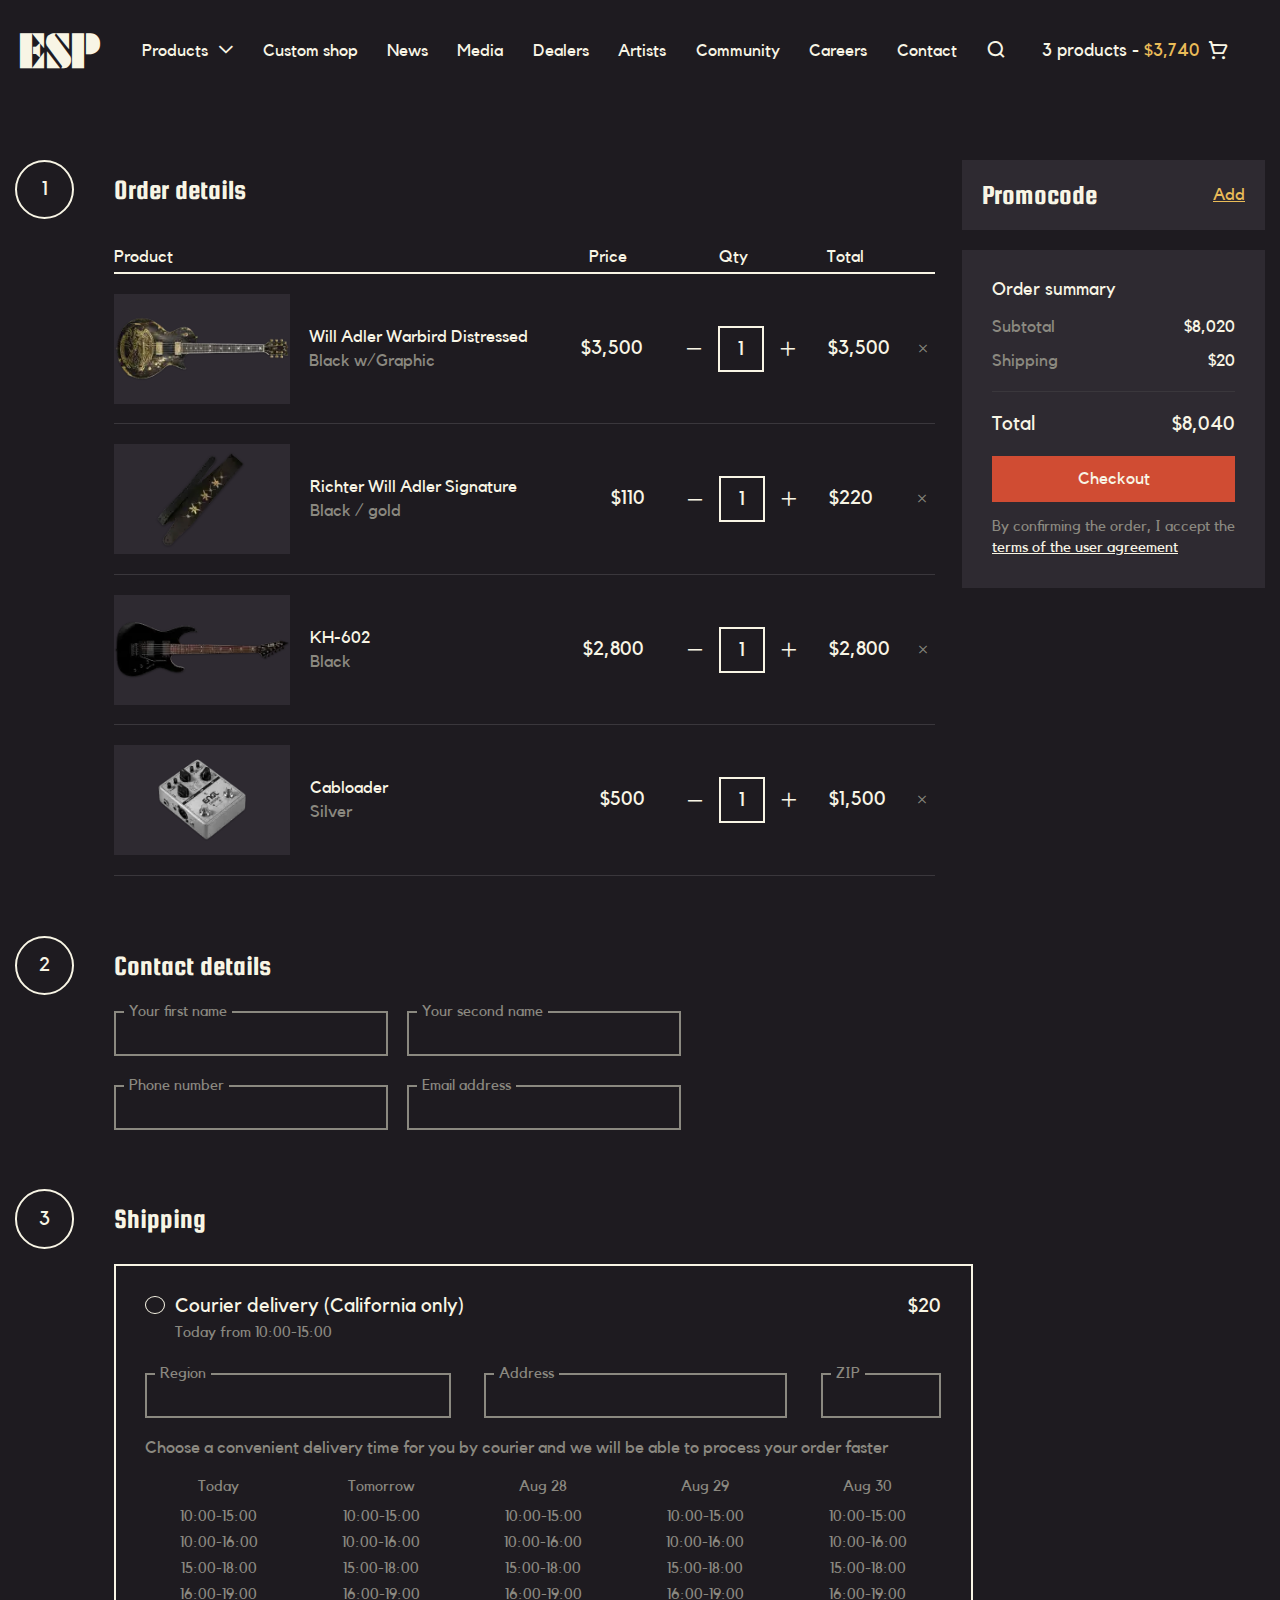
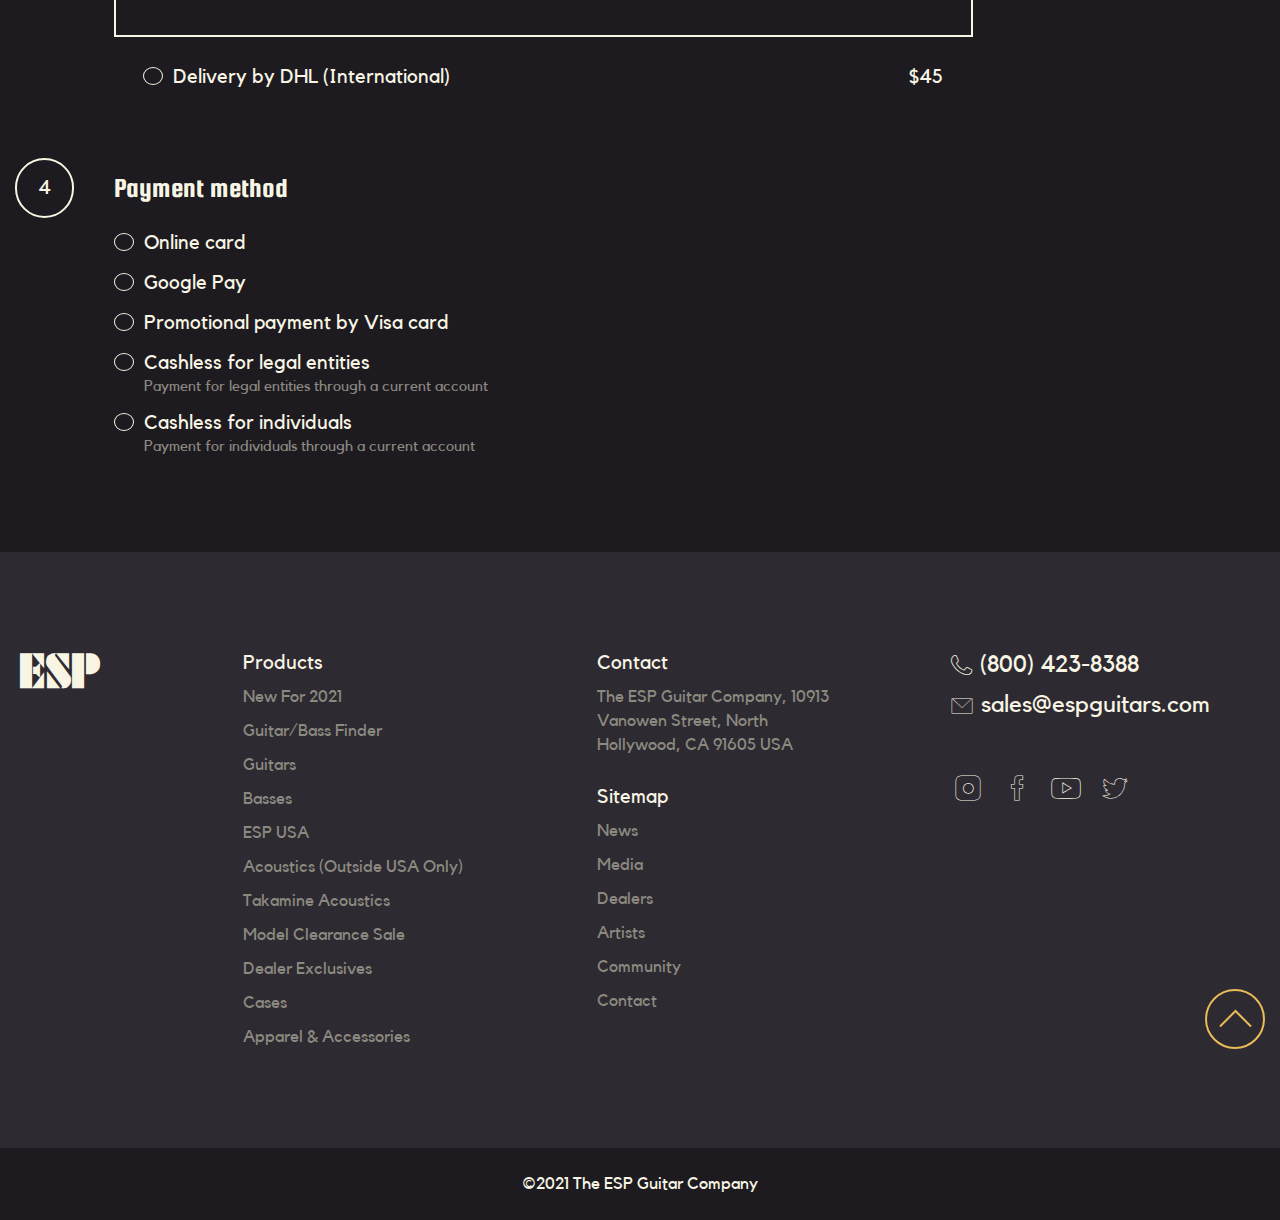
<file: cart.html>
<!DOCTYPE html>
<html lang="ru">
<head>
    <meta charset="UTF-8">
    <meta http-equiv="X-UA-Compatible" content="IE=edge">
    <meta name="viewport" content="width=device-width, initial-scale=1.0">
    <link rel="stylesheet" href="css/style.min.css?_v=20220319124631">
    <title>Cart</title>
</head>

<body>
    <div class="wrapper">
        <header class="header">
    <div class="header__container">
        <div class="header__body" id="header">
            <a class="header__logo" href="index.html"></a>
            <div class="header__menu menu-header">
                <nav class="menu-header__body menu">
                    <ul class="menu-header__list">
                        <li class="menu-header__item menu-header__item-spoller" data-spollers>
                            <div class="menu-header__spollers spollers-header">
                                <button class="spollers-header__arrow _icon-arrow-bottom" data-spoller
                                    type="button">Products</button>
                                <div class="spollers-header__body">
                                    <nav class="spollers-header__sub">
                                        <ul class="spollers-header__sub-list">
                                            <li class="spollers-header__sub-item">
                                                <a class="spollers-header__sub-link" href="#">New For 2021</a>
                                            </li>
                                            <li class="spollers-header__sub-item">
                                                <a class="spollers-header__sub-link" href="#">Guitar/Bass Finder</a>
                                            </li>
                                            <li class="spollers-header__sub-item">
                                                <a class="spollers-header__sub-link" href="#">Guitars</a>
                                            </li>
                                            <li class="spollers-header__sub-item">
                                                <a class="spollers-header__sub-link" href="#">Basses</a>
                                            </li>
                                            <li class="spollers-header__sub-item">
                                                <a class="spollers-header__sub-link" href="#">ESP USA</a>
                                            </li>
                                            <li class="spollers-header__sub-item">
                                                <a class="spollers-header__sub-link" href="#">Acoustics (Outside USA
                                                    Only)</a>
                                            </li>
                                            <li class="spollers-header__sub-item">
                                                <a class="spollers-header__sub-link" href="#">Takamine Acoustics</a>
                                            </li>
                                            <li class="spollers-header__sub-item">
                                                <a class="spollers-header__sub-link" href="#">Model Clearance Sale</a>
                                            </li>
                                            <li class="spollers-header__sub-item">
                                                <a class="spollers-header__sub-link" href="#">Dealer Exclusives</a>
                                            </li>
                                            <li class="spollers-header__sub-item">
                                                <a class="spollers-header__sub-link" href="#">Cases</a>
                                            </li>
                                            <li class="spollers-header__sub-item">
                                                <a class="spollers-header__sub-link" href="#">Apparel & Accessories</a>
                                            </li>
                                        </ul>
                                    </nav>
                                </div>
                            </div>
                        </li>
                        <li class="menu-header__item"><a class="menu-header__link" href="catalog.html">Custom shop</a></li>
                        <li class="menu-header__item"><a class="menu-header__link" href="#">News</a></li>
                        <li class="menu-header__item"><a class="menu-header__link" href="#">Media</a></li>
                        <li class="menu-header__item"><a class="menu-header__link" href="#">Dealers</a></li>
                        <li class="menu-header__item"><a class="menu-header__link" href="#">Artists</a></li>
                        <li class="menu-header__item"><a class="menu-header__link" href="#">Community</a></li>
                        <li class="menu-header__item"><a class="menu-header__link" href="#">Careers</a></li>
                        <li class="menu-header__item"><a class="menu-header__link" href="contact.html">Contact</a></li>
                    </ul>
                </nav>
                <div class="header__search">
                    <div class="search-form">
                        <button class="search-form__icon _icon-search" type="button"></button>
                        <form class="search-form__item" action="#">
                            <button class="search-form__btn _icon-search" type="submit"></button>
                            <input class="search-form__input" autocomplete="off" type="text" name="form[]"
                                placeholder="Search">
                        </form>
                    </div>
                </div>
            </div>
            <a class="header__cart cart-header _icon-cart popup-link" href="#popup-cart">
                <div class="cart-header__text"><span>3</span> products - <span class="cart-header__price">$3,740</span>
                </div>
            </a>
            <button type="button" class="menu__icon icon-menu"><span></span></button>
        </div>
    </div>
</header>
        <main class="page page_inner">
            <div class="cart">
                <section class="cart__order order">
                    <div class="order__container">
                        <div class="order__body body-order">
                            <div class="body-order__details details-body-order">
                                <h4 class="details-body-order__title title_little">Order details</h4>
                                <div class="details-body-order__table table-order">
                                    <div class="table-order__header header-table-order">
                                        <div class="header-table-order__product">Product</div>
                                        <div class="header-table-order__price">Price</div>
                                        <div class="header-table-order__qty">Qty</div>
                                        <div class="header-table-order__total">Total</div>
                                    </div>
                                    <div class="table-order__body body-table-order">
                                        <div class="body-table-order__item item-order">
                                            <a class="item-order__images-ibg item-order__images-ibg_contain" href="#">
                                                <picture><source srcset="img/cart-page/01.webp" type="image/webp"><img src="img/cart-page/01.png" alt="Картинка"></picture>
                                            </a>
                                            <div class="item-order__content">
                                                <div class="item-order__inner">
                                                    <a class="item-order__title" href="#">Will Adler Warbird
                                                        Distressed</a>
                                                    <div class="item-order__text">Black w/Graphic</div>
                                                </div>
                                                <div class="item-order__price">$3,500</div>
                                            </div>

                                            <div class="item-order__qty qty-order">
                                                <div class="qty-order quantity">
                                                    <button class="quantity__button quantity__button_minus _icon-minus"
                                                        type="button"></button>
                                                    <div class="quantity__input">
                                                        <input autocomplete="off" type="text" name="form[]" value="1">
                                                    </div>
                                                    <button class="quantity__button quantity__button_plus _icon-plus"
                                                        type="button"></button>
                                                </div>
                                            </div>
                                            <div class="item-order__total">
                                                <div class="item-order__total-price">$3,500</div>
                                                <div class="item-order__button _icon-del"></div>
                                            </div>
                                        </div>
                                        <div class="body-table-order__item item-order">
                                            <a class="item-order__images-ibg item-order__images-ibg_contain" href="#">
                                                <picture><source srcset="img/cart-page/02.webp" type="image/webp"><img src="img/cart-page/02.png" alt="Картинка"></picture>
                                            </a>
                                            <div class="item-order__content">
                                                <div class="item-order__inner">
                                                    <a class="item-order__title" href="#">Richter Will Adler
                                                        Signature</a>
                                                    <div class="item-order__text">Black / gold</div>
                                                </div>
                                                <div class="item-order__price">$110</div>
                                            </div>

                                            <div class="item-order__qty qty-order">
                                                <div class="qty-order quantity">
                                                    <button class="quantity__button quantity__button_minus _icon-minus"
                                                        type="button"></button>
                                                    <div class="quantity__input">
                                                        <input autocomplete="off" type="text" name="form[]" value="1">
                                                    </div>
                                                    <button class="quantity__button quantity__button_plus _icon-plus"
                                                        type="button"></button>
                                                </div>
                                            </div>
                                            <div class="item-order__total">
                                                <div class="item-order__total-price">$220</div>
                                                <div class="item-order__button _icon-del"></div>
                                            </div>
                                        </div>
                                        <div class="body-table-order__item item-order">
                                            <a class="item-order__images-ibg item-order__images-ibg_contain" href="#">
                                                <picture><source srcset="img/cart-page/03.webp" type="image/webp"><img src="img/cart-page/03.png" alt="Картинка"></picture>
                                            </a>
                                            <div class="item-order__content">
                                                <div class="item-order__inner">
                                                    <a class="item-order__title" href="#">KH-602</a>
                                                    <div class="item-order__text">Black</div>
                                                </div>
                                                <div class="item-order__price">$2,800</div>
                                            </div>
                                            <div class="item-order__qty qty-order">
                                                <div class="qty-order quantity">
                                                    <button class="quantity__button quantity__button_minus _icon-minus"
                                                        type="button"></button>
                                                    <div class="quantity__input">
                                                        <input autocomplete="off" type="text" name="form[]" value="1">
                                                    </div>
                                                    <button class="quantity__button quantity__button_plus _icon-plus"
                                                        type="button"></button>
                                                </div>
                                            </div>
                                            <div class="item-order__total">
                                                <div class="item-order__total-price">$2,800</div>
                                                <div class="item-order__button _icon-del"></div>
                                            </div>
                                        </div>
                                        <div class="body-table-order__item item-order">
                                            <a class="item-order__images-ibg item-order__images-ibg_contain" href="#">
                                                <picture><source srcset="img/cart-page/04.webp" type="image/webp"><img src="img/cart-page/04.png" alt="Картинка"></picture>
                                            </a>
                                            <div class="item-order__content">
                                                <div class="item-order__inner">
                                                    <a class="item-order__title" href="#">Cabloader</a>
                                                    <div class="item-order__text">Silver</div>
                                                </div>
                                                <div class="item-order__price">$500</div>
                                            </div>
                                            <div class="item-order__qty qty-order">
                                                <div class="qty-order quantity">
                                                    <button class="quantity__button quantity__button_minus _icon-minus"
                                                        type="button"></button>
                                                    <div class="quantity__input">
                                                        <input autocomplete="off" type="text" name="form[]" value="1">
                                                    </div>
                                                    <button class="quantity__button quantity__button_plus _icon-plus"
                                                        type="button"></button>
                                                </div>
                                            </div>
                                            <div class="item-order__total">
                                                <div class="item-order__total-price">$1,500</div>
                                                <div class="item-order__button _icon-del"></div>
                                            </div>
                                        </div>
                                    </div>
                                </div>
                            </div>
                            <div class="body-order__summary summary-order">
                                <div class="summary-order__body body-summary">
                                    <div class="body-summary__promocode promocode-summary">
                                        <h5 class="promocode-summary__title title_little">Promocode</h5>
                                        <a class="promocode-summary__button" href="#">Add</a>
                                    </div>
                                </div>
                                <div class="summary-order__total total-summary">
                                    <h5 class="total-summary__title">Order summary</h5>
                                    <div class="total-summary__table table-summary">
                                        <div class="table-summary__label">Subtotal</div>
                                        <div class="table-summary__value">$8,020</div>
                                        <div class="table-summary__label">Shipping</div>
                                        <div class="table-summary__value">$20</div>
                                    </div>
                                    <div class="total-summary__table table-total">
                                        <div class="table-total__label">Total</div>
                                        <div class="table-total__value">$8,040</div>
                                    </div>
                                    <button class="total-summary__button button">Checkout</button>
                                    <div class="total-summary__agreement agreement">
                                        <p>By confirming the order, I accept the</p>
                                        <a class="agreement__link" href="#">terms of the user agreement</a>
                                    </div>
                                </div>
                            </div>
                        </div>
                    </div>
                </section>
                <section class="cart__contact contact">
                    <div class="contact__container">
                        <div class="contact__body body-contact">
                            <h4 class="body-contact__title title_little">Contact details</h4>
                            <div class="body-contact__inputs inputs-contact">
                                <form class="inputs-contact__form form-contact">
                                    <div class="form-contact__item">
                                        <label class="form-contact__label" for="name">Your
                                            first name</label>
                                        <input class="form-contact__input" type="text" name="name">
                                    </div>
                                    <div class="form-contact__item">
                                        <label class="form-contact__label" for="second">Your
                                            second name</label>
                                        <input class="form-contact__input" type="text" name="second">
                                    </div>
                                </form>
                                <form class="inputs-contact__form form-contact">
                                    <div class="form-contact__item">
                                        <label class="form-contact__label" for="number">Phone
                                            number</label>
                                        <input class="form-contact__input" type="tel" name="number">
                                    </div>
                                    <div class="form-contact__item">
                                        <label class="form-contact__label" for="email">Email
                                            address</label>
                                        <input class="form-contact__input" type="email" name="email">
                                    </div>
                                </form>
                            </div>
                        </div>
                    </div>
                </section>
                <section class="cart__shipping shipping">
                    <div class="shipping__container">
                        <div class="shipping__body body-shipping">
                            <h4 class="body-shipping__title title_little">Shipping</h4>
                            <div class="body-shipping__wrapper">
                                <div class="body-shipping__courier courier">
                                    <div class="courier__delivery delivery-courier">
                                        <div class="delivery-courier__radio radio">
                                            <input class="radio__input" id="d_1" type="checkbox" value="1">
                                            <label class="radio__label" for="d_1">Courier delivery (California
                                                only)</label>
                                            <div class="radio__subtitle">Today from 10:00-15:00</div>
                                        </div>
                                        <div class="courier__price">$20</div>
                                    </div>
                                </div>
                                <form class="body-shipping__form form-shipping">
                                    <div class="form-shipping__item">
                                        <label class="form-shipping__label" for="region">Region</label>
                                        <input class="form-shipping__input form-shipping__input_region" type="text"
                                            name="region">
                                    </div>
                                    <div class="form-shipping__item">
                                        <label class="form-shipping__label" for="address">Address</label>
                                        <input class="form-shipping__input form-shipping__input_address" type="text"
                                            name="address">
                                    </div>
                                    <div class="form-shipping__item">
                                        <label class="form-shipping__label" for="zip">ZIP</label>
                                        <input class="form-shipping__input form-shipping__input_zip" type="text"
                                            name="zip">
                                    </div>
                                </form>
                                <div class="body-shipping__time-courier time-courier">
                                    <h6 class="time-courier__title">
                                        Choose a convenient delivery time for you by courier and we will be able to
                                        process
                                        your order faster
                                    </h6>
                                    <div class="time-courier__body body-time">
                                        <div class="body-time__menu menu-time">
                                            <div class="menu-time__title">Today</div>
                                            <ul class="menu-time__list">
                                                <li class="menu-time__item"><a class="menu-time__link"
                                                        href="#">10:00-15:00</a></li>
                                                <li class="menu-time__item"><a class="menu-time__link"
                                                        href="#">10:00-16:00</a></li>
                                                <li class="menu-time__item"><a class="menu-time__link"
                                                        href="#">15:00-18:00</a></li>
                                                <li class="menu-time__item"><a class="menu-time__link"
                                                        href="#">16:00-19:00</a></li>
                                            </ul>
                                        </div>
                                        <div class="body-time__menu menu-time">
                                            <div class="menu-time__title">Tomorrow</div>
                                            <ul class="menu-time__list">
                                                <li class="menu-time__item"><a class="menu-time__link"
                                                        href="#">10:00-15:00</a></li>
                                                <li class="menu-time__item"><a class="menu-time__link"
                                                        href="#">10:00-16:00</a></li>
                                                <li class="menu-time__item"><a class="menu-time__link"
                                                        href="#">15:00-18:00</a></li>
                                                <li class="menu-time__item"><a class="menu-time__link"
                                                        href="#">16:00-19:00</a></li>
                                            </ul>
                                        </div>
                                        <div class="body-time__menu menu-time">
                                            <div class="menu-time__title">Aug 28</div>
                                            <ul class="menu-time__list">
                                                <li class="menu-time__item"><a class="menu-time__link"
                                                        href="#">10:00-15:00</a></li>
                                                <li class="menu-time__item"><a class="menu-time__link"
                                                        href="#">10:00-16:00</a></li>
                                                <li class="menu-time__item"><a class="menu-time__link"
                                                        href="#">15:00-18:00</a></li>
                                                <li class="menu-time__item"><a class="menu-time__link"
                                                        href="#">16:00-19:00</a></li>
                                            </ul>
                                        </div>
                                        <div class="body-time__menu menu-time">
                                            <div class="menu-time__title">Aug 29</div>
                                            <ul class="menu-time__list">
                                                <li class="menu-time__item"><a class="menu-time__link"
                                                        href="#">10:00-15:00</a></li>
                                                <li class="menu-time__item"><a class="menu-time__link"
                                                        href="#">10:00-16:00</a></li>
                                                <li class="menu-time__item"><a class="menu-time__link"
                                                        href="#">15:00-18:00</a></li>
                                                <li class="menu-time__item"><a class="menu-time__link"
                                                        href="#">16:00-19:00</a></li>
                                            </ul>
                                        </div>
                                        <div class="body-time__menu menu-time">
                                            <div class="menu-time__title">Aug 30</div>
                                            <ul class="menu-time__list">
                                                <li class="menu-time__item"><a class="menu-time__link"
                                                        href="#">10:00-15:00</a></li>
                                                <li class="menu-time__item"><a class="menu-time__link"
                                                        href="#">10:00-16:00</a></li>
                                                <li class="menu-time__item"><a class="menu-time__link"
                                                        href="#">15:00-18:00</a></li>
                                                <li class="menu-time__item"><a class="menu-time__link"
                                                        href="#">16:00-19:00</a></li>
                                            </ul>
                                        </div>
                                    </div>
                                </div>
                            </div>
                            <div class="courier__delivery delivery-courier delivery-courier-dhl">
                                <div class="delivery-courier__radio radio">
                                    <input class="radio__input" id="d_2" type="checkbox" value="2">
                                    <label class="radio__label" for="d_2">Delivery by DHL (International)</label>
                                </div>
                                <div class="courier__price">$45</div>
                            </div>
                        </div>
                    </div>
                </section>
                <section class="cart__payment payment">
                    <div class="payment__container">
                        <div class="payment__body body-payment">
                            <h4 class="body-payment__title title_little">Payment method</h4>
                            <div class="body-payment__radio radio">
                                <input class="radio__input" id="card" type="checkbox" value="1">
                                <label class="radio__label" for="card">Online card</label>
                                <input class="radio__input" id="pay" type="checkbox" value="1">
                                <label class="radio__label" for="pay">Google Pay</label>
                                <input class="radio__input" id="visa" type="checkbox" value="1">
                                <label class="radio__label" for="visa">Promotional payment by Visa card</label>
                                <input class="radio__input" id="entities" type="checkbox" value="1">
                                <label class="radio__label" for="entities">Cashless for legal entities</label>
                                <div class="radio__subtitle">Payment for legal entities through a current account</div>
                                <input class="radio__input" id="individuals" type="checkbox" value="1">
                                <label class="radio__label" for="individuals">Cashless for individuals</label>
                                <div class="radio__subtitle">Payment for individuals through a current account</div>
                            </div>
                        </div>
                    </div>
                </section>
            </div>
        </main>
        <footer class="footer">
    <div class="footer__container">
        <div class="footer__body">
            <div class="footer__logo logo">
                <a class="logo__link" href="#"></a>
            </div>
            <div class="footer__content">
                <div class="footer__products products-footer">
                    <div class="products-footer__spollers" data-spollers="767.98">
                        <div class="products-footer__spollers-item">
                            <button class="products-footer__spollers-title" type="button" data-spoller>Products</button>
                            <div class="products-footer__spollers-body">
                                <nav class="products-footer__sub">
                                    <ul class="products-footer__sub-list">
                                        <li class="products-footer__sub-item">
                                            <a class="products-footer__sub-link" href="#">New For 2021</a>
                                        </li>
                                        <li class="products-footer__sub-item">
                                            <a class="products-footer__sub-link" href="#">Guitar/Bass Finder</a>
                                        </li>
                                        <li class="products-footer__sub-item">
                                            <a class="products-footer__sub-link" href="#">Guitars</a>
                                        </li>
                                        <li class="products-footer__sub-item">
                                            <a class="products-footer__sub-link" href="#">Basses</a>
                                        </li>
                                        <li class="products-footer__sub-item">
                                            <a class="products-footer__sub-link" href="#">ESP USA</a>
                                        </li>
                                        <li class="products-footer__sub-item">
                                            <a class="products-footer__sub-link" href="#">Acoustics (Outside USA
                                                Only)</a>
                                        </li>
                                        <li class="products-footer__sub-item">
                                            <a class="products-footer__sub-link" href="#">Takamine Acoustics</a>
                                        </li>
                                        <li class="products-footer__sub-item">
                                            <a class="products-footer__sub-link" href="#">Model Clearance Sale</a>
                                        </li>
                                        <li class="products-footer__sub-item">
                                            <a class="products-footer__sub-link" href="#">Dealer Exclusives</a>
                                        </li>
                                        <li class="products-footer__sub-item">
                                            <a class="products-footer__sub-link" href="#">Cases</a>
                                        </li>
                                        <li class="products-footer__sub-item">
                                            <a class="products-footer__sub-link" href="#">Apparel & Accessories</a>
                                        </li>
                                    </ul>
                                </nav>
                            </div>
                        </div>
                    </div>
                </div>
                <div class="footer__sitemap sitemap-footer">
                    <div class="sitemap-footer__spollers" data-spollers="767.98">
                        <div class="sitemap-footer__spollers-item">
                            <button class="sitemap-footer__spollers-title" type=" button" data-spoller>Contact</button>
                            <div class="sitemap-footer__spollers-body">
                                <div class="sitemap-footer__spollers-text">
                                    <p>The ESP Guitar Company, 10913</p>
                                    <p>Vanowen Street, North</p>
                                    <p>Hollywood, CA 91605 USA</p>
                                </div>
                            </div>
                        </div>
                    </div>
                    <div class="sitemap-footer__spollers" data-spollers="767.98">
                        <div class="sitemap-footer__spollers-item">
                            <button class="sitemap-footer__spollers-title" type=" button" data-spoller>Sitemap</button>
                            <div class="sitemap-footer__spollers-body">
                                <nav class="sitemap-footer__sub">
                                    <ul class="sitemap-footer__sub-list">
                                        <li class="sitemap-footer__sub-item">
                                            <a class="sitemap-footer__sub-link" href="#">News</a>
                                        </li>
                                        <li class="sitemap-footer__sub-item">
                                            <a class="sitemap-footer__sub-link" href="#">Media</a>
                                        </li>
                                        <li class="sitemap-footer__sub-item">
                                            <a class="sitemap-footer__sub-link" href="#">Dealers</a>
                                        </li>
                                        <li class="sitemap-footer__sub-item">
                                            <a class="sitemap-footer__sub-link" href="#">Artists</a>
                                        </li>
                                        <li class="sitemap-footer__sub-item">
                                            <a class="sitemap-footer__sub-link" href="#">Community</a>
                                        </li>
                                        <li class="sitemap-footer__sub-item">
                                            <a class="sitemap-footer__sub-link" href="#">Contact</a>
                                        </li>
                                    </ul>
                                </nav>
                            </div>
                        </div>
                    </div>
                </div>
                <div class="footer__contacts contacts-footer">
                    <nav class="contacts-footer__menu">
                        <ul class="contacts-footer__menu-list">
                            <li class="contacts-footer__menu-item">
                                <a class="contacts-footer__phone _icon-phone" href="tel:8004238388"><span>(800)
                                        423-8388</span></a>
                            </li>
                            <li class="menu__item">
                                <a class="contacts-footer__email _icon-email"
                                    href="mailto:sales@espguitars.com"><span>sales@espguitars.com</span></a>
                            </li>
                        </ul>
                    </nav>
                    <ul class="contacts-footer__social social-footer">
                        <li class="social-footer__item">
                            <a class="social-footer__link _icon-instagram" href="#"></a>
                        </li>
                        <li class="social-footer__item">
                            <a class="social-footer__link _icon-facebook" href="#"></a>
                        </li>
                        <li class="social-footer__item">
                            <a class="social-footer__link _icon-youtube" href="#"></a>
                        </li>
                        <li class="social-footer__item">
                            <a class="social-footer__link _icon-twitter" href="#"></a>
                        </li>
                    </ul>
                    <a class="scroll-up" href="#header">
                        <img src="img/icon/scroll-up.svg" alt="Scroll Up">
                    </a>
                </div>
            </div>
        </div>
    </div>
    <div class="footer__copy">
        <p>©2021 The ESP Guitar Company</p>
    </div>
</footer>
    </div>

    <div class="popup-cart popup" id="popup-cart">
    <div class="popup-cart__wrapper wrapper">
        <div class="popup-cart__body">
            <div class="popup-cart__content popup__content">
                <button class="popup-cart__btn-close close-popup"></button>
                <div class="popup-cart__title">Items in your cart</div>
                <div class="popup-cart__body body-popup-cart">
                    <div class="body-popup-cart__item item-popup-cart">
                        <a class="item-popup-cart__images-ibg item-popup-cart__images-ibg_contain" href="#">
                            <picture><source srcset="img/cart-page/01.webp" type="image/webp"><img src="img/cart-page/01.png" alt="Картинка"></picture>
                        </a>
                        <div class="item-popup-cart__content">
                            <div class="item-popup-cart__inner">
                                <a class="item-popup-cart__title" href="#">Will Adler Warbird
                                    Distressed</a>
                                <div class="item-popup-cart__text">Black w/Graphic</div>
                            </div>
                            <div class="item-popup-cart__price">$3,500</div>
                        </div>
                        <div class="item-popup-cart__qty qty-order">
                            <div class="qty-order quantity">
                                <button class="quantity__button quantity__button_minus _icon-minus"
                                    type="button"></button>
                                <div class="quantity__input">
                                    <input autocomplete="off" type="text" name="form[]" value="1">
                                </div>
                                <button class="quantity__button quantity__button_plus _icon-plus"
                                    type="button"></button>
                            </div>
                        </div>
                        <div class="item-popup-cart__total">
                            <div class="item-popup-cart__total-price">$3,500</div>
                            <div class="item-popup-cart__button _icon-del"></div>
                        </div>
                    </div>
                    <div class="body-popup-cart__item item-popup-cart">
                        <a class="item-popup-cart__images-ibg item-popup-cart__images-ibg_contain" href="#">
                            <picture><source srcset="img/cart-page/02.webp" type="image/webp"><img src="img/cart-page/02.png" alt="Картинка"></picture>
                        </a>
                        <div class="item-popup-cart__content">
                            <div class="item-popup-cart__inner">
                                <a class="item-popup-cart__title" href="#">Richter Will Adler Signature</a>
                                <div class="item-popup-cart__text">Black / gold</div>
                            </div>
                            <div class="item-popup-cart__price">$110</div>
                        </div>
                        <div class="item-popup-cart__qty qty-order">
                            <div class="qty-order quantity">
                                <button class="quantity__button quantity__button_minus _icon-minus"
                                    type="button"></button>
                                <div class="quantity__input">
                                    <input autocomplete="off" type="text" name="form[]" value="1">
                                </div>
                                <button class="quantity__button quantity__button_plus _icon-plus"
                                    type="button"></button>
                            </div>
                        </div>
                        <div class="item-popup-cart__total">
                            <div class="item-popup-cart__total-price">$220</div>
                            <div class="item-popup-cart__button _icon-del"></div>
                        </div>
                    </div>
                    <div class="body-popup-cart__item item-popup-cart">
                        <a class="item-popup-cart__images-ibg item-popup-cart__images-ibg_contain" href="#">
                            <picture><source srcset="img/cart-page/03.webp" type="image/webp"><img src="img/cart-page/03.png" alt="Картинка"></picture>
                        </a>
                        <div class="item-popup-cart__content">
                            <div class="item-popup-cart__inner">
                                <a class="item-popup-cart__title" href="#">KH-602</a>
                                <div class="item-popup-cart__text">Black</div>
                            </div>
                            <div class="item-popup-cart__price">$2,800</div>
                        </div>
                        <div class="item-popup-cart__qty qty-order">
                            <div class="qty-order quantity">
                                <button class="quantity__button quantity__button_minus _icon-minus"
                                    type="button"></button>
                                <div class="quantity__input">
                                    <input autocomplete="off" type="text" name="form[]" value="1">
                                </div>
                                <button class="quantity__button quantity__button_plus _icon-plus"
                                    type="button"></button>
                            </div>
                        </div>
                        <div class="item-popup-cart__total">
                            <div class="item-popup-cart__total-price">$2,800</div>
                            <div class="item-popup-cart__button _icon-del"></div>
                        </div>
                    </div>
                    <div class="body-popup-cart__item item-popup-cart">
                        <a class="item-popup-cart__images-ibg item-popup-cart__images-ibg_contain" href="#">
                            <picture><source srcset="img/cart-page/04.webp" type="image/webp"><img src="img/cart-page/04.png" alt="Картинка"></picture>
                        </a>
                        <div class="item-popup-cart__content">
                            <div class="item-popup-cart__inner">
                                <a class="item-popup-cart__title" href="#">Cabloader</a>
                                <div class="item-popup-cart__text">Silver</div>
                            </div>
                            <div class="item-popup-cart__price">$500</div>
                        </div>
                        <div class="item-popup-cart__qty qty-order">
                            <div class="qty-order quantity">
                                <button class="quantity__button quantity__button_minus _icon-minus"
                                    type="button"></button>
                                <div class="quantity__input">
                                    <input autocomplete="off" type="text" name="form[]" value="1">
                                </div>
                                <button class="quantity__button quantity__button_plus _icon-plus"
                                    type="button"></button>
                            </div>
                        </div>
                        <div class="item-popup-cart__total">
                            <div class="item-popup-cart__total-price">$1,500</div>
                            <div class="item-popup-cart__button _icon-del"></div>
                        </div>
                    </div>
                </div>
                <a class="popup-cart__button button" href="cart.html">Proceed to checkout</a>
            </div>
        </div>
    </div>
</div>

<div class="popup-review__bg popup-two__bg">
    <div class="popup-review popup-two">
        <button class="popup-review__btn-close close-popup-two"></button>
        <div class="popup-review__wrapper">
            <div class="popup-review__title">Add your review</div>
            <div class="popup-review__rating rating rating_set">
                <div class="popup-review__body rating__body">
                    <div class="popup-review__active rating__active"></div>
                    <div class="popup-review__items rating__items">
                        <input class="popup-review__item rating__item" type="radio" value="1" name="rating">
                        <input class="popup-review__item rating__item" type="radio" value="2" name="rating">
                        <input class="popup-review__item rating__item" type="radio" value="3" name="rating">
                        <input class="popup-review__item rating__item" type="radio" value="4" name="rating">
                        <input class="popup-review__item rating__item" type="radio" value="5" name="rating">
                    </div>
                </div>
                <div class="popup-review__value rating__value">0</div>
            </div>
            <form class="popup-review__form form-popup-review">
                <div class="form-popup-review__inner">
                    <label class="form-popup-review__field">
                        <input class="form-popup-review__input" type="text">
                        <span class="form-popup-review__placeholder">Name</span>
                    </label>
                    <label class="form-popup-review__field">
                        <input class="form-popup-review__input" type="text">
                        <span class="form-popup-review__placeholder">Email address</span>
                    </label>
                </div>
                <label class="form-popup-review__field">
                    <textarea class="form-popup-review__area"></textarea>
                    <span class="form-popup-review__placeholder form-popup-review__placeholder_area">Your message</span>
                </label>
                <button class="form-popup-review__btn button" type="submit">Send</button>
            </form>
        </div>
    </div>
</div>

    <script src="https://code.jquery.com/jquery-3.6.0.min.js?_v=20220319124631"
        integrity="sha256-/xUj+3OJU5yExlq6GSYGSHk7tPXikynS7ogEvDej/m4=" crossorigin="anonymous"></script>
    <script src="js/app.min.js?_v=20220319124631"></script>
</body>

</html>
</file>
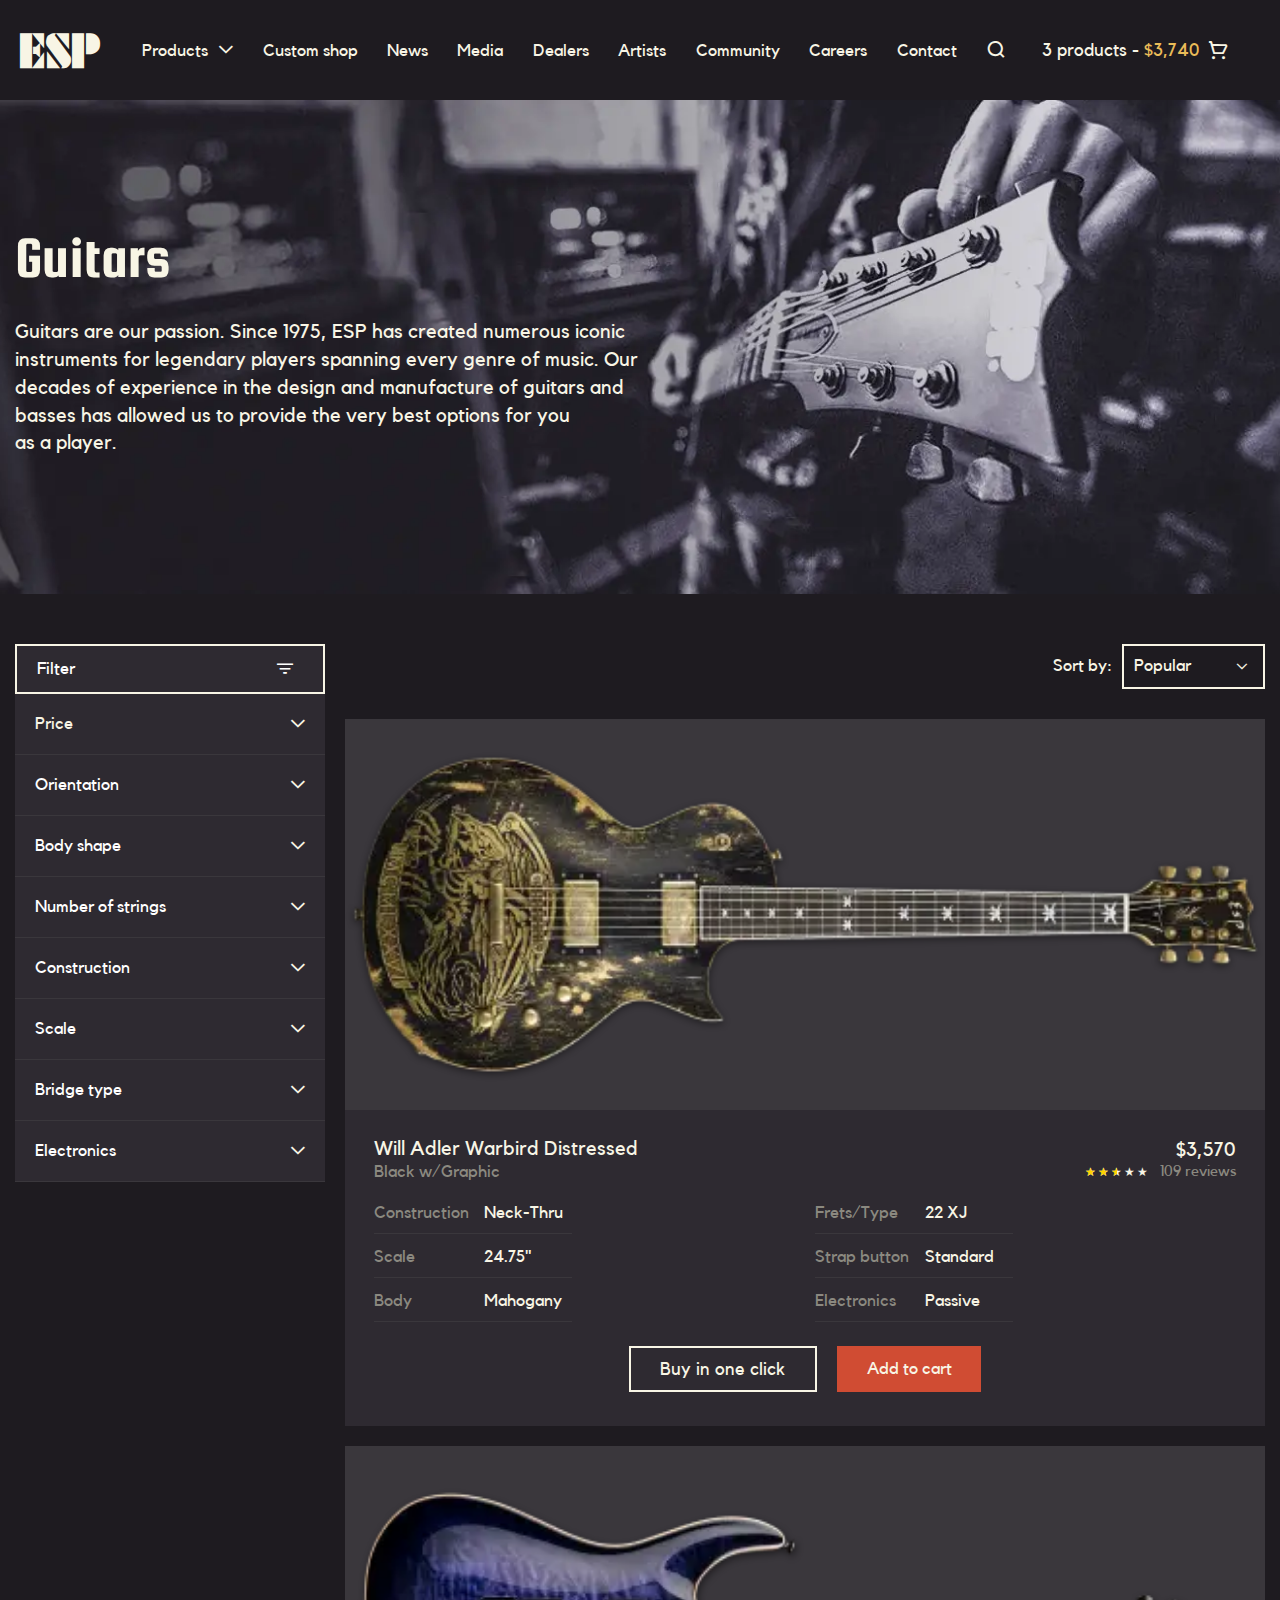
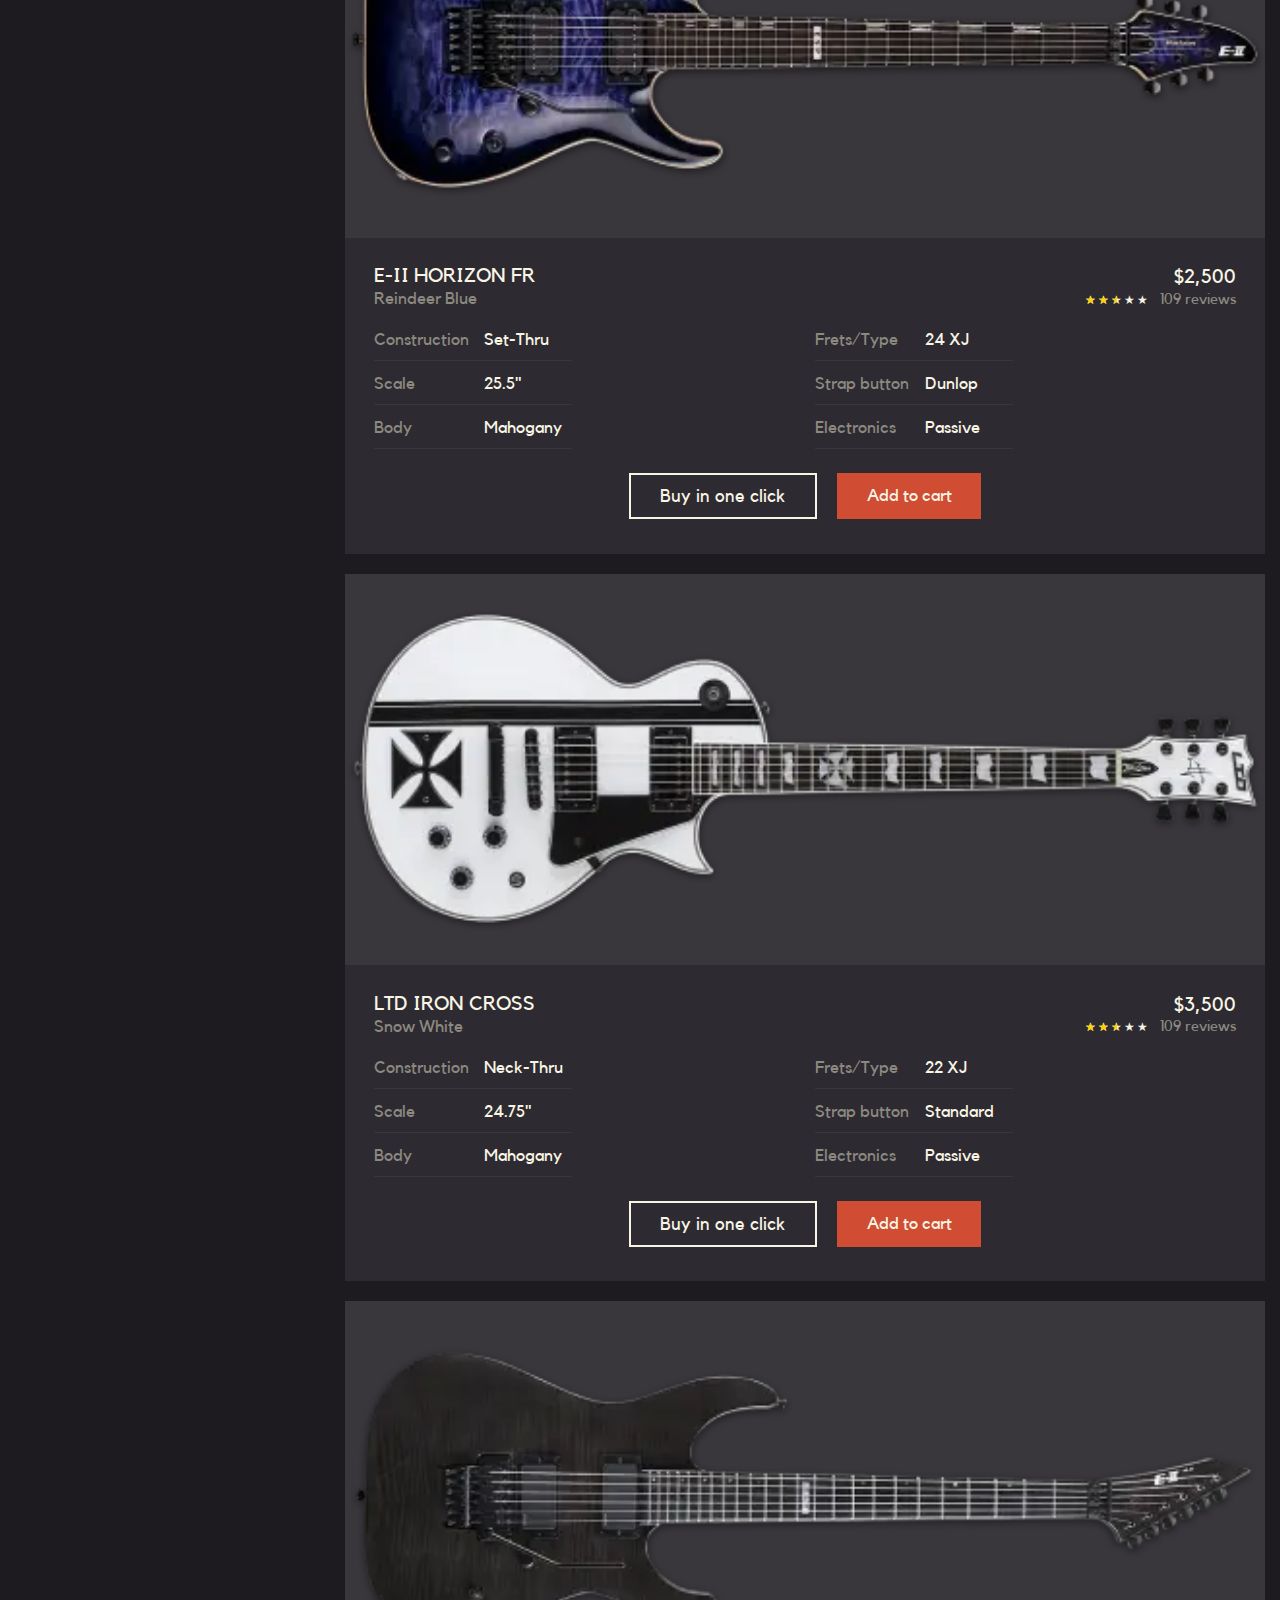
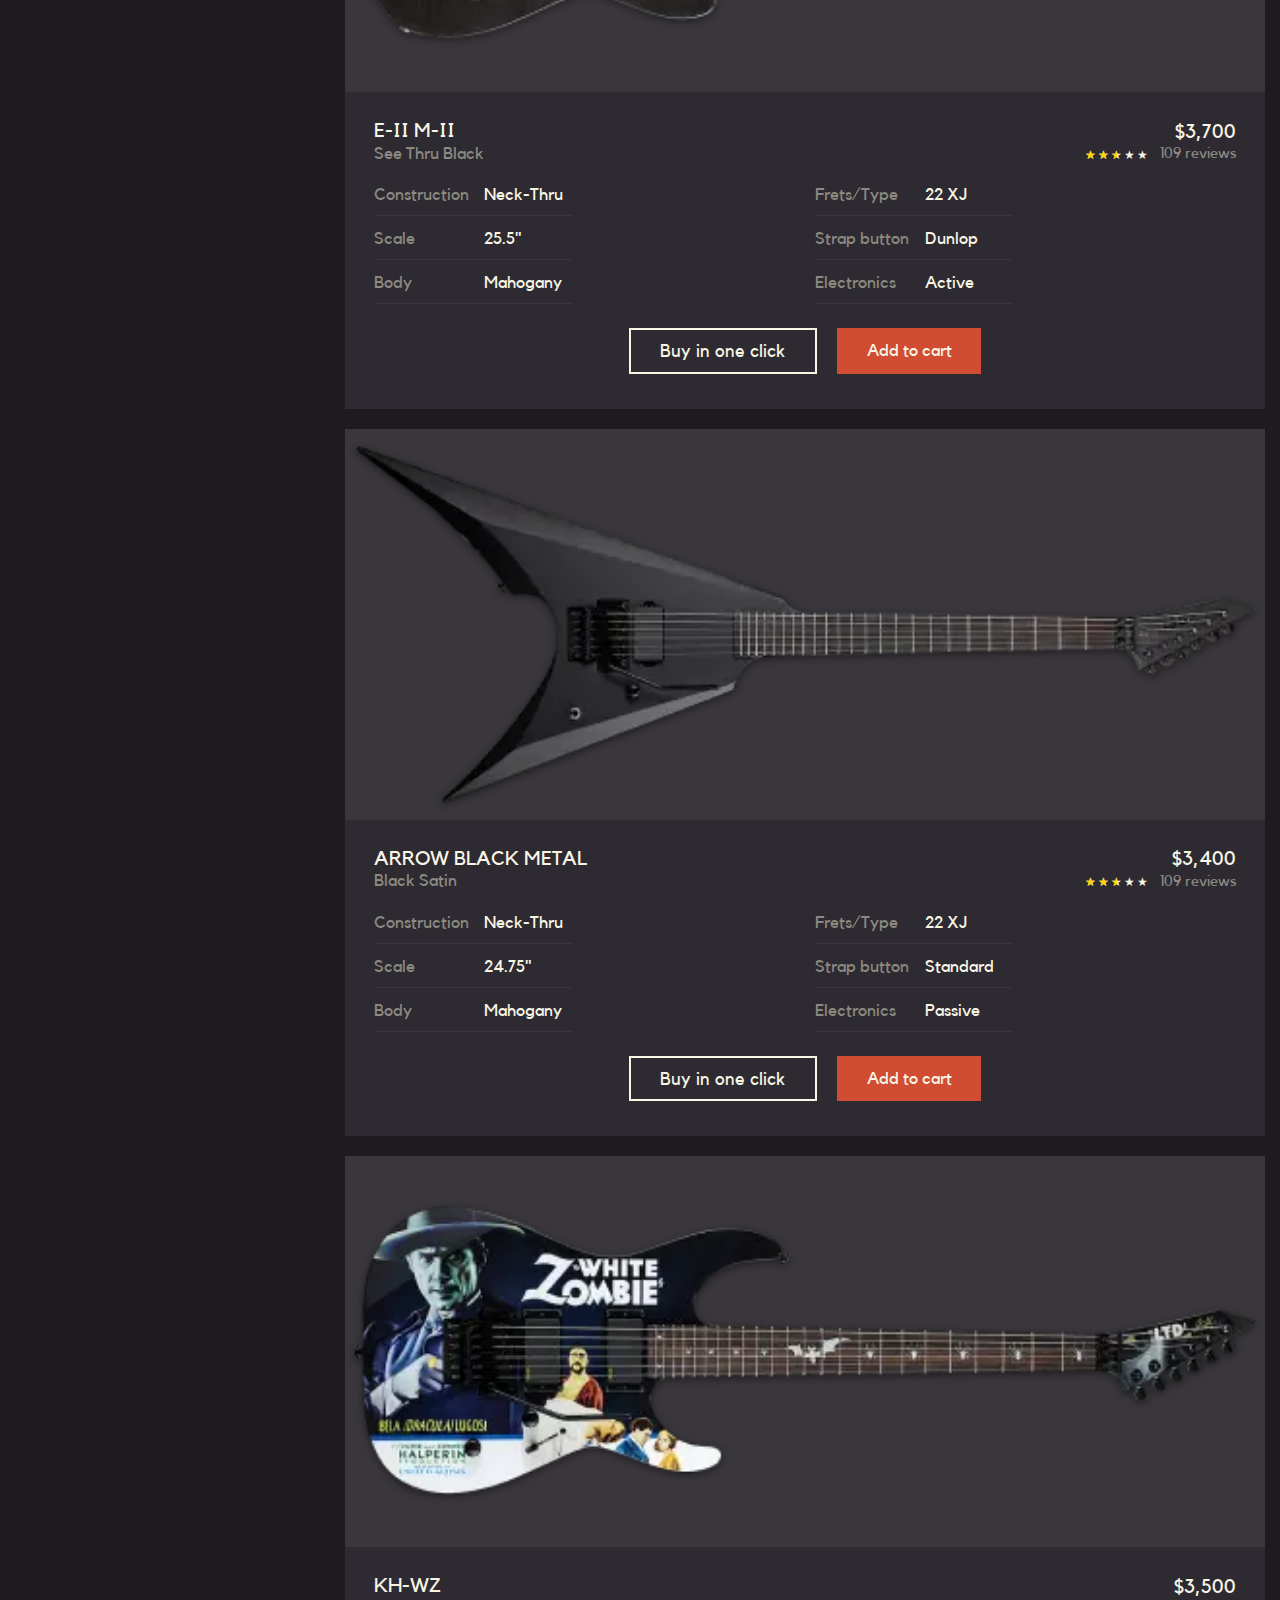
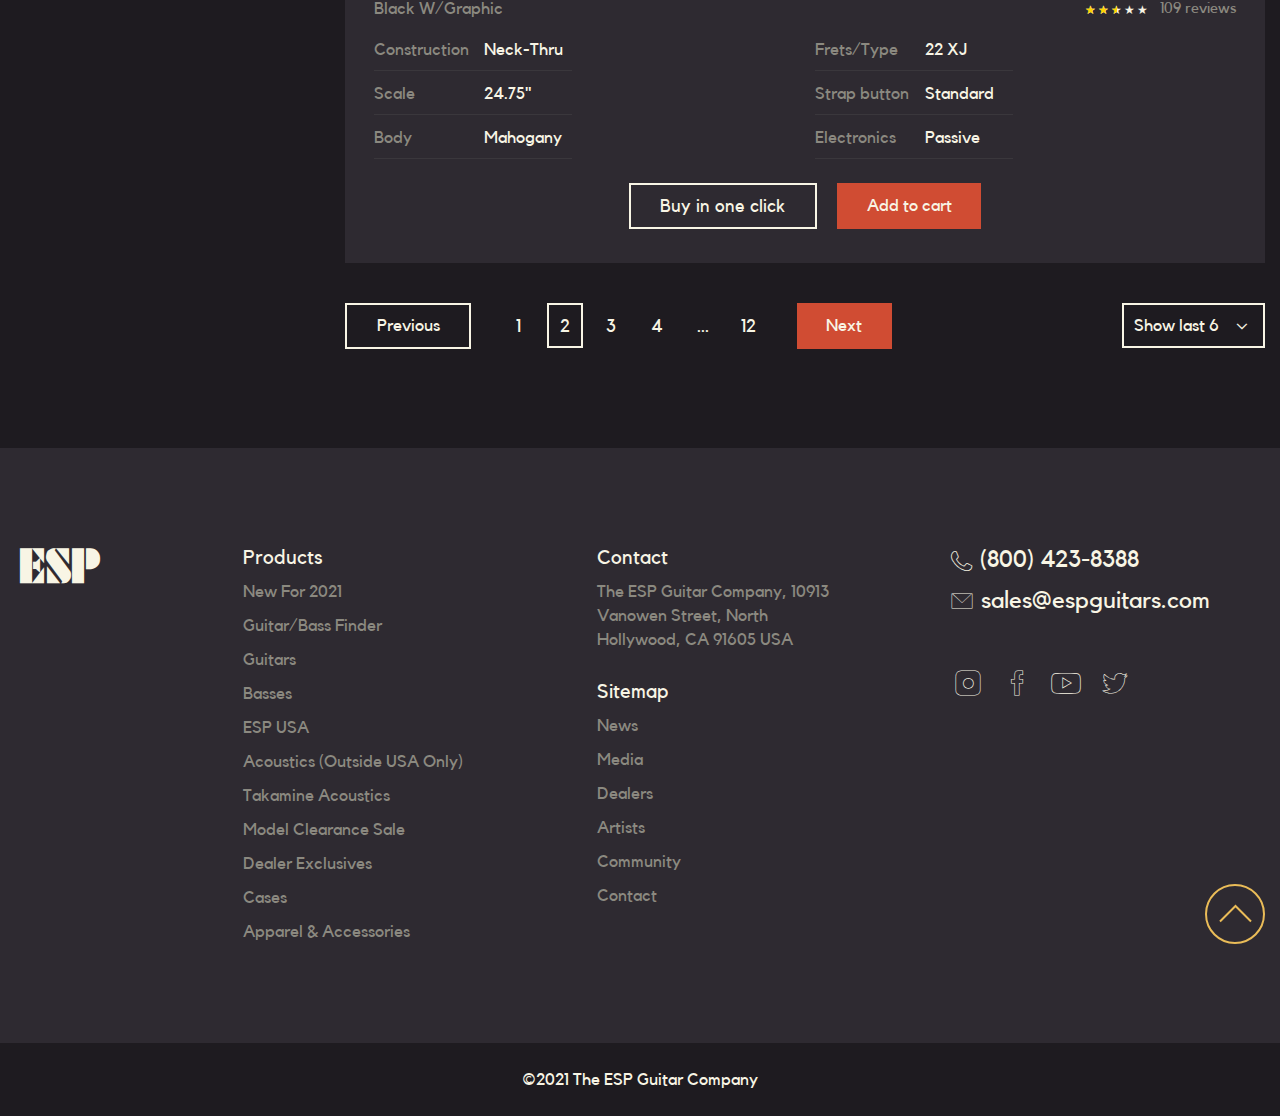
<file: catalog.html>
<!DOCTYPE html>
<html lang="ru">
<head>
    <meta charset="UTF-8">
    <meta http-equiv="X-UA-Compatible" content="IE=edge">
    <meta name="viewport" content="width=device-width, initial-scale=1.0">
    <link rel="stylesheet" href="css/style.min.css?_v=20220319124631">
    <title>Catalog</title>
</head>

<body>
    <div class="wrapper">
        <header class="header">
    <div class="header__container">
        <div class="header__body" id="header">
            <a class="header__logo" href="index.html"></a>
            <div class="header__menu menu-header">
                <nav class="menu-header__body menu">
                    <ul class="menu-header__list">
                        <li class="menu-header__item menu-header__item-spoller" data-spollers>
                            <div class="menu-header__spollers spollers-header">
                                <button class="spollers-header__arrow _icon-arrow-bottom" data-spoller
                                    type="button">Products</button>
                                <div class="spollers-header__body">
                                    <nav class="spollers-header__sub">
                                        <ul class="spollers-header__sub-list">
                                            <li class="spollers-header__sub-item">
                                                <a class="spollers-header__sub-link" href="#">New For 2021</a>
                                            </li>
                                            <li class="spollers-header__sub-item">
                                                <a class="spollers-header__sub-link" href="#">Guitar/Bass Finder</a>
                                            </li>
                                            <li class="spollers-header__sub-item">
                                                <a class="spollers-header__sub-link" href="#">Guitars</a>
                                            </li>
                                            <li class="spollers-header__sub-item">
                                                <a class="spollers-header__sub-link" href="#">Basses</a>
                                            </li>
                                            <li class="spollers-header__sub-item">
                                                <a class="spollers-header__sub-link" href="#">ESP USA</a>
                                            </li>
                                            <li class="spollers-header__sub-item">
                                                <a class="spollers-header__sub-link" href="#">Acoustics (Outside USA
                                                    Only)</a>
                                            </li>
                                            <li class="spollers-header__sub-item">
                                                <a class="spollers-header__sub-link" href="#">Takamine Acoustics</a>
                                            </li>
                                            <li class="spollers-header__sub-item">
                                                <a class="spollers-header__sub-link" href="#">Model Clearance Sale</a>
                                            </li>
                                            <li class="spollers-header__sub-item">
                                                <a class="spollers-header__sub-link" href="#">Dealer Exclusives</a>
                                            </li>
                                            <li class="spollers-header__sub-item">
                                                <a class="spollers-header__sub-link" href="#">Cases</a>
                                            </li>
                                            <li class="spollers-header__sub-item">
                                                <a class="spollers-header__sub-link" href="#">Apparel & Accessories</a>
                                            </li>
                                        </ul>
                                    </nav>
                                </div>
                            </div>
                        </li>
                        <li class="menu-header__item"><a class="menu-header__link" href="catalog.html">Custom shop</a></li>
                        <li class="menu-header__item"><a class="menu-header__link" href="#">News</a></li>
                        <li class="menu-header__item"><a class="menu-header__link" href="#">Media</a></li>
                        <li class="menu-header__item"><a class="menu-header__link" href="#">Dealers</a></li>
                        <li class="menu-header__item"><a class="menu-header__link" href="#">Artists</a></li>
                        <li class="menu-header__item"><a class="menu-header__link" href="#">Community</a></li>
                        <li class="menu-header__item"><a class="menu-header__link" href="#">Careers</a></li>
                        <li class="menu-header__item"><a class="menu-header__link" href="contact.html">Contact</a></li>
                    </ul>
                </nav>
                <div class="header__search">
                    <div class="search-form">
                        <button class="search-form__icon _icon-search" type="button"></button>
                        <form class="search-form__item" action="#">
                            <button class="search-form__btn _icon-search" type="submit"></button>
                            <input class="search-form__input" autocomplete="off" type="text" name="form[]"
                                placeholder="Search">
                        </form>
                    </div>
                </div>
            </div>
            <a class="header__cart cart-header _icon-cart popup-link" href="#popup-cart">
                <div class="cart-header__text"><span>3</span> products - <span class="cart-header__price">$3,740</span>
                </div>
            </a>
            <button type="button" class="menu__icon icon-menu"><span></span></button>
        </div>
    </div>
</header>
        <main class="page page_inner">
            <section class="catalog__top top-catalog">
                <div class="top-catalog__container">
                    <div class="top-catalog__content content-top-catalog">
                        <h1 class="content-top-catalog__title">Guitars</h1>
                        <div class="content-top-catalog__text">
                            <p>
                                Guitars are our passion. Since 1975, ESP has created numerous iconic instruments for
                                legendary players spanning every genre of music. Our decades of experience in the design
                                and manufacture of guitars and basses has allowed us to provide the very best options
                                for you as a player.
                            </p>
                        </div>
                    </div>
                </div>
            </section>
            <div class="catalog">
                <div class="catalog__container">
                    <div class="catalog__body">
                        <div class="catalog__filter filter-catalog">
                            <button class="filter-catalog__title _icon-show-filter" type="button">Filter</button>
                            <div class="filter-catalog__items" data-spollers>
                                <div class="filter-catalog__price price-filter">
                                    <button class="price-filter__title _icon-arrow-bottom" type="button"
                                        data-spoller>Price</button>
                                    <div class="price-filter__body">
                                        <div class="price-filter__values values-price-filter">
                                            <div class="values-price-filter__input">
                                                <input class="input" id="price-start" autocomplete="off" type="text"
                                                    name="form[]">
                                            </div>
                                            <div class="values-price-filter__input">
                                                <input class="input" id="price-end" autocomplete="off" type="text"
                                                    name="form[]">
                                            </div>
                                        </div>
                                        <div class="price-filter__slider"></div>
                                    </div>
                                </div>
                                <div class="filter-catalog__item item-filter-catalog">
                                    <button class="item-filter-catalog__title _icon-arrow-bottom" type="button"
                                        data-spoller>Orientation</button>
                                    <div class="item-filter-catalog__body">
                                        <div class="item-filter-catalog__radio radio">
                                            <input class="radio__input" id="r_1" type="radio" name="1">
                                            <label class="radio__label" for="r_1"><span class="radio__text">Right
                                                    Handed<small>(342)</small></span></label>
                                        </div>
                                        <div class="item-filterradio__radio radio">
                                            <input class="radio__input" id="r_2" type="radio" name="1">
                                            <label class="radio__label" for="r_2"><span class="radio__text">Left
                                                    Handed<small>(37)</small></span></label>
                                        </div>
                                    </div>
                                </div>
                                <div class="filter-catalog__item item-filter-catalog">
                                    <button class="item-filter-catalog__title _icon-arrow-bottom" type="button"
                                        data-spoller>Body shape</button>
                                    <div class="item-filter-catalog__body">
                                        <div class="item-filter-catalog__checkbox checkbox">
                                            <input class="checkbox__input" id="c_1" type="checkbox" value="1">
                                            <label class="checkbox__label" for="c_1"><span class="checkbox__text">EC
                                                    <small>(66)</small></span></label>
                                        </div>
                                        <div class="item-filter-catalog__checkbox checkbox">
                                            <input class="checkbox__input" id="c_2" type="checkbox" value="1">
                                            <label class="checkbox__label" for="c_2"><span class="checkbox__text">EC
                                                    Full Thickness<small>(17)</small></span></label>
                                        </div>
                                        <div class="item-filter-catalog__checkbox checkbox">
                                            <input class="checkbox__input" id="c_3" type="checkbox" value="1">
                                            <label class="checkbox__label" for="c_3"><span
                                                    class="checkbox__text">EX<small>(4)</small></span></label>
                                        </div>
                                        <div class="item-filter-catalog__checkbox checkbox">
                                            <input class="checkbox__input" id="c_4" type="checkbox" value="1">
                                            <label class="checkbox__label" for="c_4"><span class="checkbox__text">F
                                                    <small>(5)</small></span></label>
                                        </div>
                                        <div class="item-filter-catalog__checkbox checkbox">
                                            <input class="checkbox__input" id="c_5" type="checkbox" value="1">
                                            <label class="checkbox__label" for="c_5"><span class="checkbox__text">FRX
                                                    <small>(7)</small></span></label>
                                        </div>
                                        <div class="item-filter-catalog__checkbox checkbox">
                                            <input class="checkbox__input" id="c_6" type="checkbox" value="1">
                                            <label class="checkbox__label" for="c_6"><span class="checkbox__text">H
                                                    <small>(42)</small></span></label>
                                        </div>
                                        <div class="item-filter-catalog__checkbox checkbox">
                                            <input class="checkbox__input" id="c_7" type="checkbox" value="1">
                                            <label class="checkbox__label" for="c_7"><span class="checkbox__text">H3
                                                    <small>(5)</small></span></label>
                                        </div>
                                        <div class="item-filter-catalog__checkbox checkbox">
                                            <input class="checkbox__input" id="c_8" type="checkbox" value="1">
                                            <label class="checkbox__label" for="c_8"><span class="checkbox__text">M
                                                    <small>(53)</small></span></label>
                                        </div>
                                        <div class="item-filter-catalog__checkbox checkbox">
                                            <input class="checkbox__input" id="c_9" type="checkbox" value="1">
                                            <label class="checkbox__label" for="c_9"><span class="checkbox__text">MH
                                                    <small>(6)</small></span></label>
                                        </div>
                                        <div class="item-filter-catalog__checkbox checkbox">
                                            <input class="checkbox__input" id="c_10" type="checkbox" value="1">
                                            <label class="checkbox__label" for="c_10"><span
                                                    class="checkbox__text">Mystique<small>(3)</small></span></label>
                                        </div>
                                    </div>
                                </div>
                                <div class="filter-catalog__item item-filter-catalog">
                                    <button class="item-filter-catalog__title _icon-arrow-bottom" type="button"
                                        data-spoller>Number of strings</button>
                                    <div class="item-filter-catalog__body">
                                        <div class="item-filter-catalog__checkbox checkbox">
                                            <input class="checkbox__input" id="n_1" type="checkbox" value="1">
                                            <label class="checkbox__label" for="n_1"><span class="checkbox__text">EC
                                                    <small>(66)</small></span></label>
                                        </div>
                                        <div class="item-filter-catalog__checkbox checkbox">
                                            <input class="checkbox__input" id="n_2" type="checkbox" value="1">
                                            <label class="checkbox__label" for="n_2"><span class="checkbox__text">EC
                                                    Full Thickness<small>(17)</small></span></label>
                                        </div>
                                        <div class="item-filter-catalog__checkbox checkbox">
                                            <input class="checkbox__input" id="n_3" type="checkbox" value="1">
                                            <label class="checkbox__label" for="n_3"><span
                                                    class="checkbox__text">EX<small>(4)</small></span></label>
                                        </div>

                                    </div>
                                </div>
                                <div class="filter-catalog__item item-filter-catalog">
                                    <button class="item-filter-catalog__title _icon-arrow-bottom" type="button"
                                        data-spoller>Construction</button>
                                    <div class="item-filter-catalog__body">
                                        <div class="item-filter-catalog__checkbox checkbox">
                                            <input class="checkbox__input" id="s_1" type="checkbox" value="1">
                                            <label class="checkbox__label" for="s_1"><span class="checkbox__text">EC
                                                    <small>(66)</small></span></label>
                                        </div>
                                        <div class="item-filter-catalog__checkbox checkbox">
                                            <input class="checkbox__input" id="s_2" type="checkbox" value="1">
                                            <label class="checkbox__label" for="s_2"><span class="checkbox__text">EC
                                                    Full Thickness<small>(17)</small></span></label>
                                        </div>
                                        <div class="item-filter-catalog__checkbox checkbox">
                                            <input class="checkbox__input" id="s_3" type="checkbox" value="1">
                                            <label class="checkbox__label" for="s_3"><span
                                                    class="checkbox__text">EX<small>(4)</small></span></label>
                                        </div>

                                    </div>
                                </div>
                                <div class="filter-catalog__item item-filter-catalog">
                                    <button class="item-filter-catalog__title _icon-arrow-bottom" type="button"
                                        data-spoller>Scale</button>
                                    <div class="item-filter-catalog__body">
                                        <div class="item-filter-catalog__checkbox checkbox">
                                            <input class="checkbox__input" id="l_1" type="checkbox" value="1">
                                            <label class="checkbox__label" for="l_1"><span class="checkbox__text">EC
                                                    <small>(66)</small></span></label>
                                        </div>
                                        <div class="item-filter-catalog__checkbox checkbox">
                                            <input class="checkbox__input" id="l_2" type="checkbox" value="1">
                                            <label class="checkbox__label" for="l_2"><span class="checkbox__text">EC
                                                    Full Thickness<small>(17)</small></span></label>
                                        </div>
                                        <div class="item-filter-catalog__checkbox checkbox">
                                            <input class="checkbox__input" id="l_3" type="checkbox" value="1">
                                            <label class="checkbox__label" for="l_3"><span
                                                    class="checkbox__text">EX<small>(4)</small></span></label>
                                        </div>

                                    </div>
                                </div>
                                <div class="filter-catalog__item item-filter-catalog">
                                    <button class="item-filter-catalog__title _icon-arrow-bottom" type="button"
                                        data-spoller>Bridge type</button>
                                    <div class="item-filter-catalog__body">
                                        <div class="item-filter-catalog__checkbox checkbox">
                                            <input class="checkbox__input" id="b_1" type="checkbox" value="1">
                                            <label class="checkbox__label" for="b_1"><span class="checkbox__text">EC
                                                    <small>(66)</small></span></label>
                                        </div>
                                        <div class="item-filter-catalog__checkbox checkbox">
                                            <input class="checkbox__input" id="b_2" type="checkbox" value="1">
                                            <label class="checkbox__label" for="b_2"><span class="checkbox__text">EC
                                                    Full Thickness<small>(17)</small></span></label>
                                        </div>
                                        <div class="item-filter-catalog__checkbox checkbox">
                                            <input class="checkbox__input" id="b_3" type="checkbox" value="1">
                                            <label class="checkbox__label" for="b_3"><span
                                                    class="checkbox__text">EX<small>(4)</small></span></label>
                                        </div>

                                    </div>
                                </div>
                                <div class="filter-catalog__item item-filter-catalog">
                                    <button class="item-filter-catalog__title _icon-arrow-bottom" type="button"
                                        data-spoller>Electronics</button>
                                    <div class="item-filter-catalog__body">
                                        <div class="item-filter-catalog__checkbox checkbox">
                                            <input class="checkbox__input" id="e_1" type="checkbox" value="1">
                                            <label class="checkbox__label" for="e_1"><span class="checkbox__text">EC
                                                    <small>(66)</small></span></label>
                                        </div>
                                        <div class="item-filter-catalog__checkbox checkbox">
                                            <input class="checkbox__input" id="e_2" type="checkbox" value="1">
                                            <label class="checkbox__label" for="e_2"><span class="checkbox__text">EC
                                                    Full Thickness<small>(17)</small></span></label>
                                        </div>
                                        <div class="item-filter-catalog__checkbox checkbox">
                                            <input class="checkbox__input" id="e_3" type="checkbox" value="1">
                                            <label class="checkbox__label" for="e_3"><span
                                                    class="checkbox__text">EX<small>(4)</small></span></label>
                                        </div>

                                    </div>
                                </div>
                            </div>
                        </div>
                        <div class="catalog__content">
                            <div class="catalog__control">
                                <div class="catalog__control-title">Sort by:</div>
                                <div class="dropdown">
                                    <button class="dropdown__button _icon-arrow-bottom">Popular</button>
                                    <ul class="dropdown__list">
                                        <li class="dropdown__list-item" data-value="1">Popular</li>
                                        <li class="dropdown__list-item" data-value="2">Latest</li>
                                        <li class="dropdown__list-item" data-value="3">Oldest</li>
                                        <li class="dropdown__list-item" data-value="4">Price low</li>
                                        <li class="dropdown__list-item" data-value="5">Price high</li>
                                    </ul>
                                    <input type="text" name="select-category" value="" class="dropdown__input-hidden">
                                </div>
                            </div>
                            <div class="catalog__products">
                                <article class="product-card">
                                    <a class="product-card__image-ibg product-card__image-ibg_contain" href="product.html">
                                        <picture><source srcset="img/catalog-page/product/01.webp" type="image/webp"><img src="img/catalog-page/product/01.png" alt="Картинка"></picture>
                                    </a>
                                    <div class="product-card__body">
                                        <h4 class="product-card__title">
                                            <a class="product-card__link-title" href="#">Will Adler Warbird
                                                Distressed</a>
                                            <div class="product-card__price">$3,570</div>
                                        </h4>
                                        <div class="product-card__info info-product-card">
                                            <div class="info-product-card__color">Black w/Graphic</div>
                                            <div class="product-card__rating rating rating_set rating-product-card">
                                                <div class="rating-product-card__body">
                                                    <div class="rating-product-card__active rating__active"></div>
                                                    <div class="rating-product-card__items">
                                                        <input class="rating-product-card__item rating__item" type="radio" value="1"
                                                            name="rating">
                                                        <input class="rating-product-card__item rating__item" type="radio" value="2"
                                                            name="rating">
                                                        <input class="rating-product-card__item rating__item" type="radio" value="3"
                                                            name="rating">
                                                        <input class="rating-product-card__item rating__item" type="radio" value="4"
                                                            name="rating">
                                                        <input class="rating-product-card__item rating__item" type="radio" value="5"
                                                            name="rating">
                                                    </div>
                                                </div>
                                                <div class="rating-product-card__value rating__value">2.5</div>
                                                <div class="rating-product-card__info">109 reviews</div>
                                            </div>
                                        </div>
                                        <div class="product-card__table table-product">
                                            <div class="table-product__item">
                                                <div class="table-product__label">Construction</div>
                                                <div class="table-product__value">Neck-Thru</div>
                                                <div class="table-product__label">Scale</div>
                                                <div class="table-product__value">24.75"</div>
                                                <div class="table-product__label">Body</div>
                                                <div class="table-product__value">Mahogany</div>
                                            </div>
                                            <div class="table-product__item">
                                                <div class="table-product__label">Frets/Type</div>
                                                <div class="table-product__value">22 XJ</div>
                                                <div class="table-product__label">Strap button</div>
                                                <div class="table-product__value">Standard</div>
                                                <div class="table-product__label">Electronics</div>
                                                <div class="table-product__value">Passive</div>
                                            </div>
                                        </div>
                                        <div class="product-card__buttons">
                                            <button class="product-card__cart button_border" type="button">Buy in one
                                                click</button>
                                            <button class="product-card__cart button" type="button">Add to cart</button>
                                        </div>
                                    </div>
                                </article>
                                <article class="product-card">
                                    <a class="product-card__image-ibg product-card__image-ibg_contain" href="product.html">
                                        <picture><source srcset="img/catalog-page/product/02.webp" type="image/webp"><img src="img/catalog-page/product/02.png" alt="Картинка"></picture>
                                    </a>
                                    <div class="product-card__body">
                                        <h4 class="product-card__title">
                                            <a class="product-card__link-title" href="#">E-II HORIZON FR</a>
                                            <div class="product-card__price">$2,500</div>
                                        </h4>
                                        <div class="product-card__info info-product-card">
                                            <div class="info-product-card__color">Reindeer Blue</div>
                                            <div class="product-card__rating rating rating_set rating-product-card">
                                                <div class="rating-product-card__body">
                                                    <div class="rating-product-card__active rating__active"></div>
                                                    <div class="rating-product-card__items">
                                                        <input class="rating-product-card__item rating__item" type="radio" value="1"
                                                            name="rating">
                                                        <input class="rating-product-card__item rating__item" type="radio" value="2"
                                                            name="rating">
                                                        <input class="rating-product-card__item rating__item" type="radio" value="3"
                                                            name="rating">
                                                        <input class="rating-product-card__item rating__item" type="radio" value="4"
                                                            name="rating">
                                                        <input class="rating-product-card__item rating__item" type="radio" value="5"
                                                            name="rating">
                                                    </div>
                                                </div>
                                                <div class="rating-product-card__value rating__value">2.5</div>
                                                <div class="rating-product-card__info">109 reviews</div>
                                            </div>
                                        </div>
                                        <div class="product-card__table table-product">
                                            <div class="table-product__item">
                                                <div class="table-product__label">Construction</div>
                                                <div class="table-product__value">Set-Thru</div>
                                                <div class="table-product__label">Scale</div>
                                                <div class="table-product__value">25.5"</div>
                                                <div class="table-product__label">Body</div>
                                                <div class="table-product__value">Mahogany</div>
                                            </div>
                                            <div class="table-product__item">
                                                <div class="table-product__label">Frets/Type</div>
                                                <div class="table-product__value">24 XJ</div>
                                                <div class="table-product__label">Strap button</div>
                                                <div class="table-product__value">Dunlop</div>
                                                <div class="table-product__label">Electronics</div>
                                                <div class="table-product__value">Passive</div>
                                            </div>
                                        </div>
                                        <div class="product-card__buttons">
                                            <button class="product-card__cart button_border" type="button">Buy in one
                                                click</button>
                                            <button class="product-card__cart button" type="button">Add to cart</button>
                                        </div>
                                    </div>
                                </article>
                                <article class="product-card">
                                    <a class="product-card__image-ibg product-card__image-ibg_contain" href="product.html">
                                        <picture><source srcset="img/catalog-page/product/03.webp" type="image/webp"><img src="img/catalog-page/product/03.png" alt="Картинка"></picture>
                                    </a>
                                    <div class="product-card__body">
                                        <h4 class="product-card__title">
                                            <a class="product-card__link-title" href="#">LTD IRON CROSS</a>
                                            <div class="product-card__price">$3,500</div>
                                        </h4>
                                        <div class="product-card__info info-product-card">
                                            <div class="info-product-card__color">Snow White</div>
                                            <div class="product-card__rating rating rating_set rating-product-card">
                                                <div class="rating-product-card__body">
                                                    <div class="rating-product-card__active rating__active"></div>
                                                    <div class="rating-product-card__items">
                                                        <input class="rating-product-card__item rating__item" type="radio" value="1"
                                                            name="rating">
                                                        <input class="rating-product-card__item rating__item" type="radio" value="2"
                                                            name="rating">
                                                        <input class="rating-product-card__item rating__item" type="radio" value="3"
                                                            name="rating">
                                                        <input class="rating-product-card__item rating__item" type="radio" value="4"
                                                            name="rating">
                                                        <input class="rating-product-card__item rating__item" type="radio" value="5"
                                                            name="rating">
                                                    </div>
                                                </div>
                                                <div class="rating-product-card__value rating__value">2.5</div>
                                                <div class="rating-product-card__info">109 reviews</div>
                                            </div>
                                        </div>
                                        <div class="product-card__table table-product">
                                            <div class="table-product__item">
                                                <div class="table-product__label">Construction</div>
                                                <div class="table-product__value">Neck-Thru</div>
                                                <div class="table-product__label">Scale</div>
                                                <div class="table-product__value">24.75"</div>
                                                <div class="table-product__label">Body</div>
                                                <div class="table-product__value">Mahogany</div>
                                            </div>
                                            <div class="table-product__item">
                                                <div class="table-product__label">Frets/Type</div>
                                                <div class="table-product__value">22 XJ</div>
                                                <div class="table-product__label">Strap button</div>
                                                <div class="table-product__value">Standard</div>
                                                <div class="table-product__label">Electronics</div>
                                                <div class="table-product__value">Passive</div>
                                            </div>
                                        </div>
                                        <div class="product-card__buttons">
                                            <button class="product-card__cart button_border" type="button">Buy in one
                                                click</button>
                                            <button class="product-card__cart button" type="button">Add to cart</button>
                                        </div>
                                    </div>
                                </article>
                                <article class="product-card">
                                    <a class="product-card__image-ibg product-card__image-ibg_contain" href="product.html">
                                        <picture><source srcset="img/catalog-page/product/04.webp" type="image/webp"><img src="img/catalog-page/product/04.png" alt="Картинка"></picture>
                                    </a>
                                    <div class="product-card__body">
                                        <h4 class="product-card__title">
                                            <a class="product-card__link-title" href="#">E-II M-II</a>
                                            <div class="product-card__price">$3,700</div>
                                        </h4>
                                        <div class="product-card__info info-product-card">
                                            <div class="info-product-card__color">See Thru Black</div>
                                            <div class="product-card__rating rating rating_set rating-product-card">
                                                <div class="rating-product-card__body">
                                                    <div class="rating-product-card__active rating__active"></div>
                                                    <div class="rating-product-card__items">
                                                        <input class="rating-product-card__item rating__item" type="radio" value="1"
                                                            name="rating">
                                                        <input class="rating-product-card__item rating__item" type="radio" value="2"
                                                            name="rating">
                                                        <input class="rating-product-card__item rating__item" type="radio" value="3"
                                                            name="rating">
                                                        <input class="rating-product-card__item rating__item" type="radio" value="4"
                                                            name="rating">
                                                        <input class="rating-product-card__item rating__item" type="radio" value="5"
                                                            name="rating">
                                                    </div>
                                                </div>
                                                <div class="rating-product-card__value rating__value">2.5</div>
                                                <div class="rating-product-card__info">109 reviews</div>
                                            </div>
                                        </div>
                                        <div class="product-card__table table-product">
                                            <div class="table-product__item">
                                                <div class="table-product__label">Construction</div>
                                                <div class="table-product__value">Neck-Thru</div>
                                                <div class="table-product__label">Scale</div>
                                                <div class="table-product__value">25.5"</div>
                                                <div class="table-product__label">Body</div>
                                                <div class="table-product__value">Mahogany</div>
                                            </div>
                                            <div class="table-product__item">
                                                <div class="table-product__label">Frets/Type</div>
                                                <div class="table-product__value">22 XJ</div>
                                                <div class="table-product__label">Strap button</div>
                                                <div class="table-product__value">Dunlop</div>
                                                <div class="table-product__label">Electronics</div>
                                                <div class="table-product__value">Active</div>
                                            </div>
                                        </div>
                                        <div class="product-card__buttons">
                                            <button class="product-card__cart button_border" type="button">Buy in one
                                                click</button>
                                            <button class="product-card__cart button" type="button">Add to cart</button>
                                        </div>
                                    </div>
                                </article>
                                <article class="product-card">
                                    <a class="product-card__image-ibg product-card__image-ibg_contain" href="product.html">
                                        <picture><source srcset="img/catalog-page/product/05.webp" type="image/webp"><img src="img/catalog-page/product/05.png" alt="Картинка"></picture>
                                    </a>
                                    <div class="product-card__body">
                                        <h4 class="product-card__title">
                                            <a class="product-card__link-title" href="#">ARROW BLACK METAL</a>
                                            <div class="product-card__price">$3,400</div>
                                        </h4>
                                        <div class="product-card__info info-product-card">
                                            <div class="info-product-card__color">Black Satin</div>
                                            <div class="product-card__rating rating rating_set rating-product-card">
                                                <div class="rating-product-card__body">
                                                    <div class="rating-product-card__active rating__active"></div>
                                                    <div class="rating-product-card__items">
                                                        <input class="rating-product-card__item rating__item" type="radio" value="1"
                                                            name="rating">
                                                        <input class="rating-product-card__item rating__item" type="radio" value="2"
                                                            name="rating">
                                                        <input class="rating-product-card__item rating__item" type="radio" value="3"
                                                            name="rating">
                                                        <input class="rating-product-card__item rating__item" type="radio" value="4"
                                                            name="rating">
                                                        <input class="rating-product-card__item rating__item" type="radio" value="5"
                                                            name="rating">
                                                    </div>
                                                </div>
                                                <div class="rating-product-card__value rating__value">2.5</div>
                                                <div class="rating-product-card__info">109 reviews</div>
                                            </div>
                                        </div>
                                        <div class="product-card__table table-product">
                                            <div class="table-product__item">
                                                <div class="table-product__label">Construction</div>
                                                <div class="table-product__value">Neck-Thru</div>
                                                <div class="table-product__label">Scale</div>
                                                <div class="table-product__value">24.75"</div>
                                                <div class="table-product__label">Body</div>
                                                <div class="table-product__value">Mahogany</div>
                                            </div>
                                            <div class="table-product__item">
                                                <div class="table-product__label">Frets/Type</div>
                                                <div class="table-product__value">22 XJ</div>
                                                <div class="table-product__label">Strap button</div>
                                                <div class="table-product__value">Standard</div>
                                                <div class="table-product__label">Electronics</div>
                                                <div class="table-product__value">Passive</div>
                                            </div>
                                        </div>
                                        <div class="product-card__buttons">
                                            <button class="product-card__cart button_border" type="button">Buy in one
                                                click</button>
                                            <button class="product-card__cart button" type="button">Add to cart</button>
                                        </div>
                                    </div>
                                </article>
                                <article class="product-card">
                                    <a class="product-card__image-ibg product-card__image-ibg_contain" href="product.html">
                                        <picture><source srcset="img/catalog-page/product/06.webp" type="image/webp"><img src="img/catalog-page/product/06.png" alt="Картинка"></picture>
                                    </a>
                                    <div class="product-card__body">
                                        <h4 class="product-card__title">
                                            <a class="product-card__link-title" href="#">KH-WZ</a>
                                            <div class="product-card__price">$3,500</div>
                                        </h4>
                                        <div class="product-card__info info-product-card">
                                            <div class="info-product-card__color">Black W/Graphic</div>
                                            <div class="product-card__rating rating rating_set rating-product-card">
                                                <div class="rating-product-card__body">
                                                    <div class="rating-product-card__active rating__active"></div>
                                                    <div class="rating-product-card__items">
                                                        <input class="rating-product-card__item rating__item" type="radio" value="1"
                                                            name="rating">
                                                        <input class="rating-product-card__item rating__item" type="radio" value="2"
                                                            name="rating">
                                                        <input class="rating-product-card__item rating__item" type="radio" value="3"
                                                            name="rating">
                                                        <input class="rating-product-card__item rating__item" type="radio" value="4"
                                                            name="rating">
                                                        <input class="rating-product-card__item rating__item" type="radio" value="5"
                                                            name="rating">
                                                    </div>
                                                </div>
                                                <div class="rating-product-card__value rating__value">2.5</div>
                                                <div class="rating-product-card__info">109 reviews</div>
                                            </div>
                                        </div>
                                        <div class="product-card__table table-product">
                                            <div class="table-product__item">
                                                <div class="table-product__label">Construction</div>
                                                <div class="table-product__value">Neck-Thru</div>
                                                <div class="table-product__label">Scale</div>
                                                <div class="table-product__value">24.75"</div>
                                                <div class="table-product__label">Body</div>
                                                <div class="table-product__value">Mahogany</div>
                                            </div>
                                            <div class="table-product__item">
                                                <div class="table-product__label">Frets/Type</div>
                                                <div class="table-product__value">22 XJ</div>
                                                <div class="table-product__label">Strap button</div>
                                                <div class="table-product__value">Standard</div>
                                                <div class="table-product__label">Electronics</div>
                                                <div class="table-product__value">Passive</div>
                                            </div>
                                        </div>
                                        <div class="product-card__buttons">
                                            <button class="product-card__cart button_border" type="button">Buy in one
                                                click</button>
                                            <button class="product-card__cart button" type="button">Add to cart</button>
                                        </div>
                                    </div>
                                </article>
                            </div>
                            <div class="catalog__footer">
                                <div class="catalog__pagging pagging">
                                    <button class="pagging__button-prev button button_border"
                                        type="button">Previous</button>
                                    <ul class="pagging__list">
                                        <li class="pagging__item">
                                            <a class="pagging__link" href="#">1</a>
                                        </li>
                                        <li class="pagging__item">
                                            <a class="pagging__link _active" href="#">2</a>
                                        </li>
                                        <li class="pagging__item">
                                            <a class="pagging__link" href="#">3</a>
                                        </li>
                                        <li class="pagging__item">
                                            <a class="pagging__link" href="#">4</a>
                                        </li>
                                        <li class="pagging__item">
                                            <a class="pagging__link" href="#">...</a>
                                        </li>
                                        <li class="pagging__item">
                                            <a class="pagging__link" href="#">12</a>
                                        </li>
                                    </ul>
                                    <button class="pagging__button-next button" type="button">Next</button>
                                </div>
                                <div class="catalog__control">
                                    <div class="dropdown catalog-footer">
                                        <button class="dropdown__button _icon-arrow-bottom">Show last 6</button>
                                        <ul class="dropdown__list catalog-footer__list">
                                            <li class="dropdown__list-item" data-value="1">Show last 6</li>
                                            <li class="dropdown__list-item" data-value="1">Show last 12</li>
                                            <li class="dropdown__list-item" data-value="2">Show last 24</li>
                                            <li class="dropdown__list-item" data-value="3">Show last 48</li>
                                        </ul>
                                        <input type="text" name="select-category" value=""
                                            class="dropdown__input-hidden">
                                    </div>
                                </div>
                            </div>
                        </div>

                    </div>
                </div>
            </div>
        </main>
        <footer class="footer">
    <div class="footer__container">
        <div class="footer__body">
            <div class="footer__logo logo">
                <a class="logo__link" href="#"></a>
            </div>
            <div class="footer__content">
                <div class="footer__products products-footer">
                    <div class="products-footer__spollers" data-spollers="767.98">
                        <div class="products-footer__spollers-item">
                            <button class="products-footer__spollers-title" type="button" data-spoller>Products</button>
                            <div class="products-footer__spollers-body">
                                <nav class="products-footer__sub">
                                    <ul class="products-footer__sub-list">
                                        <li class="products-footer__sub-item">
                                            <a class="products-footer__sub-link" href="#">New For 2021</a>
                                        </li>
                                        <li class="products-footer__sub-item">
                                            <a class="products-footer__sub-link" href="#">Guitar/Bass Finder</a>
                                        </li>
                                        <li class="products-footer__sub-item">
                                            <a class="products-footer__sub-link" href="#">Guitars</a>
                                        </li>
                                        <li class="products-footer__sub-item">
                                            <a class="products-footer__sub-link" href="#">Basses</a>
                                        </li>
                                        <li class="products-footer__sub-item">
                                            <a class="products-footer__sub-link" href="#">ESP USA</a>
                                        </li>
                                        <li class="products-footer__sub-item">
                                            <a class="products-footer__sub-link" href="#">Acoustics (Outside USA
                                                Only)</a>
                                        </li>
                                        <li class="products-footer__sub-item">
                                            <a class="products-footer__sub-link" href="#">Takamine Acoustics</a>
                                        </li>
                                        <li class="products-footer__sub-item">
                                            <a class="products-footer__sub-link" href="#">Model Clearance Sale</a>
                                        </li>
                                        <li class="products-footer__sub-item">
                                            <a class="products-footer__sub-link" href="#">Dealer Exclusives</a>
                                        </li>
                                        <li class="products-footer__sub-item">
                                            <a class="products-footer__sub-link" href="#">Cases</a>
                                        </li>
                                        <li class="products-footer__sub-item">
                                            <a class="products-footer__sub-link" href="#">Apparel & Accessories</a>
                                        </li>
                                    </ul>
                                </nav>
                            </div>
                        </div>
                    </div>
                </div>
                <div class="footer__sitemap sitemap-footer">
                    <div class="sitemap-footer__spollers" data-spollers="767.98">
                        <div class="sitemap-footer__spollers-item">
                            <button class="sitemap-footer__spollers-title" type=" button" data-spoller>Contact</button>
                            <div class="sitemap-footer__spollers-body">
                                <div class="sitemap-footer__spollers-text">
                                    <p>The ESP Guitar Company, 10913</p>
                                    <p>Vanowen Street, North</p>
                                    <p>Hollywood, CA 91605 USA</p>
                                </div>
                            </div>
                        </div>
                    </div>
                    <div class="sitemap-footer__spollers" data-spollers="767.98">
                        <div class="sitemap-footer__spollers-item">
                            <button class="sitemap-footer__spollers-title" type=" button" data-spoller>Sitemap</button>
                            <div class="sitemap-footer__spollers-body">
                                <nav class="sitemap-footer__sub">
                                    <ul class="sitemap-footer__sub-list">
                                        <li class="sitemap-footer__sub-item">
                                            <a class="sitemap-footer__sub-link" href="#">News</a>
                                        </li>
                                        <li class="sitemap-footer__sub-item">
                                            <a class="sitemap-footer__sub-link" href="#">Media</a>
                                        </li>
                                        <li class="sitemap-footer__sub-item">
                                            <a class="sitemap-footer__sub-link" href="#">Dealers</a>
                                        </li>
                                        <li class="sitemap-footer__sub-item">
                                            <a class="sitemap-footer__sub-link" href="#">Artists</a>
                                        </li>
                                        <li class="sitemap-footer__sub-item">
                                            <a class="sitemap-footer__sub-link" href="#">Community</a>
                                        </li>
                                        <li class="sitemap-footer__sub-item">
                                            <a class="sitemap-footer__sub-link" href="#">Contact</a>
                                        </li>
                                    </ul>
                                </nav>
                            </div>
                        </div>
                    </div>
                </div>
                <div class="footer__contacts contacts-footer">
                    <nav class="contacts-footer__menu">
                        <ul class="contacts-footer__menu-list">
                            <li class="contacts-footer__menu-item">
                                <a class="contacts-footer__phone _icon-phone" href="tel:8004238388"><span>(800)
                                        423-8388</span></a>
                            </li>
                            <li class="menu__item">
                                <a class="contacts-footer__email _icon-email"
                                    href="mailto:sales@espguitars.com"><span>sales@espguitars.com</span></a>
                            </li>
                        </ul>
                    </nav>
                    <ul class="contacts-footer__social social-footer">
                        <li class="social-footer__item">
                            <a class="social-footer__link _icon-instagram" href="#"></a>
                        </li>
                        <li class="social-footer__item">
                            <a class="social-footer__link _icon-facebook" href="#"></a>
                        </li>
                        <li class="social-footer__item">
                            <a class="social-footer__link _icon-youtube" href="#"></a>
                        </li>
                        <li class="social-footer__item">
                            <a class="social-footer__link _icon-twitter" href="#"></a>
                        </li>
                    </ul>
                    <a class="scroll-up" href="#header">
                        <img src="img/icon/scroll-up.svg" alt="Scroll Up">
                    </a>
                </div>
            </div>
        </div>
    </div>
    <div class="footer__copy">
        <p>©2021 The ESP Guitar Company</p>
    </div>
</footer>
    </div>

    <div class="popup-cart popup" id="popup-cart">
    <div class="popup-cart__wrapper wrapper">
        <div class="popup-cart__body">
            <div class="popup-cart__content popup__content">
                <button class="popup-cart__btn-close close-popup"></button>
                <div class="popup-cart__title">Items in your cart</div>
                <div class="popup-cart__body body-popup-cart">
                    <div class="body-popup-cart__item item-popup-cart">
                        <a class="item-popup-cart__images-ibg item-popup-cart__images-ibg_contain" href="#">
                            <picture><source srcset="img/cart-page/01.webp" type="image/webp"><img src="img/cart-page/01.png" alt="Картинка"></picture>
                        </a>
                        <div class="item-popup-cart__content">
                            <div class="item-popup-cart__inner">
                                <a class="item-popup-cart__title" href="#">Will Adler Warbird
                                    Distressed</a>
                                <div class="item-popup-cart__text">Black w/Graphic</div>
                            </div>
                            <div class="item-popup-cart__price">$3,500</div>
                        </div>
                        <div class="item-popup-cart__qty qty-order">
                            <div class="qty-order quantity">
                                <button class="quantity__button quantity__button_minus _icon-minus"
                                    type="button"></button>
                                <div class="quantity__input">
                                    <input autocomplete="off" type="text" name="form[]" value="1">
                                </div>
                                <button class="quantity__button quantity__button_plus _icon-plus"
                                    type="button"></button>
                            </div>
                        </div>
                        <div class="item-popup-cart__total">
                            <div class="item-popup-cart__total-price">$3,500</div>
                            <div class="item-popup-cart__button _icon-del"></div>
                        </div>
                    </div>
                    <div class="body-popup-cart__item item-popup-cart">
                        <a class="item-popup-cart__images-ibg item-popup-cart__images-ibg_contain" href="#">
                            <picture><source srcset="img/cart-page/02.webp" type="image/webp"><img src="img/cart-page/02.png" alt="Картинка"></picture>
                        </a>
                        <div class="item-popup-cart__content">
                            <div class="item-popup-cart__inner">
                                <a class="item-popup-cart__title" href="#">Richter Will Adler Signature</a>
                                <div class="item-popup-cart__text">Black / gold</div>
                            </div>
                            <div class="item-popup-cart__price">$110</div>
                        </div>
                        <div class="item-popup-cart__qty qty-order">
                            <div class="qty-order quantity">
                                <button class="quantity__button quantity__button_minus _icon-minus"
                                    type="button"></button>
                                <div class="quantity__input">
                                    <input autocomplete="off" type="text" name="form[]" value="1">
                                </div>
                                <button class="quantity__button quantity__button_plus _icon-plus"
                                    type="button"></button>
                            </div>
                        </div>
                        <div class="item-popup-cart__total">
                            <div class="item-popup-cart__total-price">$220</div>
                            <div class="item-popup-cart__button _icon-del"></div>
                        </div>
                    </div>
                    <div class="body-popup-cart__item item-popup-cart">
                        <a class="item-popup-cart__images-ibg item-popup-cart__images-ibg_contain" href="#">
                            <picture><source srcset="img/cart-page/03.webp" type="image/webp"><img src="img/cart-page/03.png" alt="Картинка"></picture>
                        </a>
                        <div class="item-popup-cart__content">
                            <div class="item-popup-cart__inner">
                                <a class="item-popup-cart__title" href="#">KH-602</a>
                                <div class="item-popup-cart__text">Black</div>
                            </div>
                            <div class="item-popup-cart__price">$2,800</div>
                        </div>
                        <div class="item-popup-cart__qty qty-order">
                            <div class="qty-order quantity">
                                <button class="quantity__button quantity__button_minus _icon-minus"
                                    type="button"></button>
                                <div class="quantity__input">
                                    <input autocomplete="off" type="text" name="form[]" value="1">
                                </div>
                                <button class="quantity__button quantity__button_plus _icon-plus"
                                    type="button"></button>
                            </div>
                        </div>
                        <div class="item-popup-cart__total">
                            <div class="item-popup-cart__total-price">$2,800</div>
                            <div class="item-popup-cart__button _icon-del"></div>
                        </div>
                    </div>
                    <div class="body-popup-cart__item item-popup-cart">
                        <a class="item-popup-cart__images-ibg item-popup-cart__images-ibg_contain" href="#">
                            <picture><source srcset="img/cart-page/04.webp" type="image/webp"><img src="img/cart-page/04.png" alt="Картинка"></picture>
                        </a>
                        <div class="item-popup-cart__content">
                            <div class="item-popup-cart__inner">
                                <a class="item-popup-cart__title" href="#">Cabloader</a>
                                <div class="item-popup-cart__text">Silver</div>
                            </div>
                            <div class="item-popup-cart__price">$500</div>
                        </div>
                        <div class="item-popup-cart__qty qty-order">
                            <div class="qty-order quantity">
                                <button class="quantity__button quantity__button_minus _icon-minus"
                                    type="button"></button>
                                <div class="quantity__input">
                                    <input autocomplete="off" type="text" name="form[]" value="1">
                                </div>
                                <button class="quantity__button quantity__button_plus _icon-plus"
                                    type="button"></button>
                            </div>
                        </div>
                        <div class="item-popup-cart__total">
                            <div class="item-popup-cart__total-price">$1,500</div>
                            <div class="item-popup-cart__button _icon-del"></div>
                        </div>
                    </div>
                </div>
                <a class="popup-cart__button button" href="cart.html">Proceed to checkout</a>
            </div>
        </div>
    </div>
</div>

<div class="popup-review__bg popup-two__bg">
    <div class="popup-review popup-two">
        <button class="popup-review__btn-close close-popup-two"></button>
        <div class="popup-review__wrapper">
            <div class="popup-review__title">Add your review</div>
            <div class="popup-review__rating rating rating_set">
                <div class="popup-review__body rating__body">
                    <div class="popup-review__active rating__active"></div>
                    <div class="popup-review__items rating__items">
                        <input class="popup-review__item rating__item" type="radio" value="1" name="rating">
                        <input class="popup-review__item rating__item" type="radio" value="2" name="rating">
                        <input class="popup-review__item rating__item" type="radio" value="3" name="rating">
                        <input class="popup-review__item rating__item" type="radio" value="4" name="rating">
                        <input class="popup-review__item rating__item" type="radio" value="5" name="rating">
                    </div>
                </div>
                <div class="popup-review__value rating__value">0</div>
            </div>
            <form class="popup-review__form form-popup-review">
                <div class="form-popup-review__inner">
                    <label class="form-popup-review__field">
                        <input class="form-popup-review__input" type="text">
                        <span class="form-popup-review__placeholder">Name</span>
                    </label>
                    <label class="form-popup-review__field">
                        <input class="form-popup-review__input" type="text">
                        <span class="form-popup-review__placeholder">Email address</span>
                    </label>
                </div>
                <label class="form-popup-review__field">
                    <textarea class="form-popup-review__area"></textarea>
                    <span class="form-popup-review__placeholder form-popup-review__placeholder_area">Your message</span>
                </label>
                <button class="form-popup-review__btn button" type="submit">Send</button>
            </form>
        </div>
    </div>
</div>

    <script src="https://code.jquery.com/jquery-3.6.0.min.js?_v=20220319124631"
        integrity="sha256-/xUj+3OJU5yExlq6GSYGSHk7tPXikynS7ogEvDej/m4=" crossorigin="anonymous"></script>
    <script src="js/app.min.js?_v=20220319124631"></script>
</body>

</html>
</file>
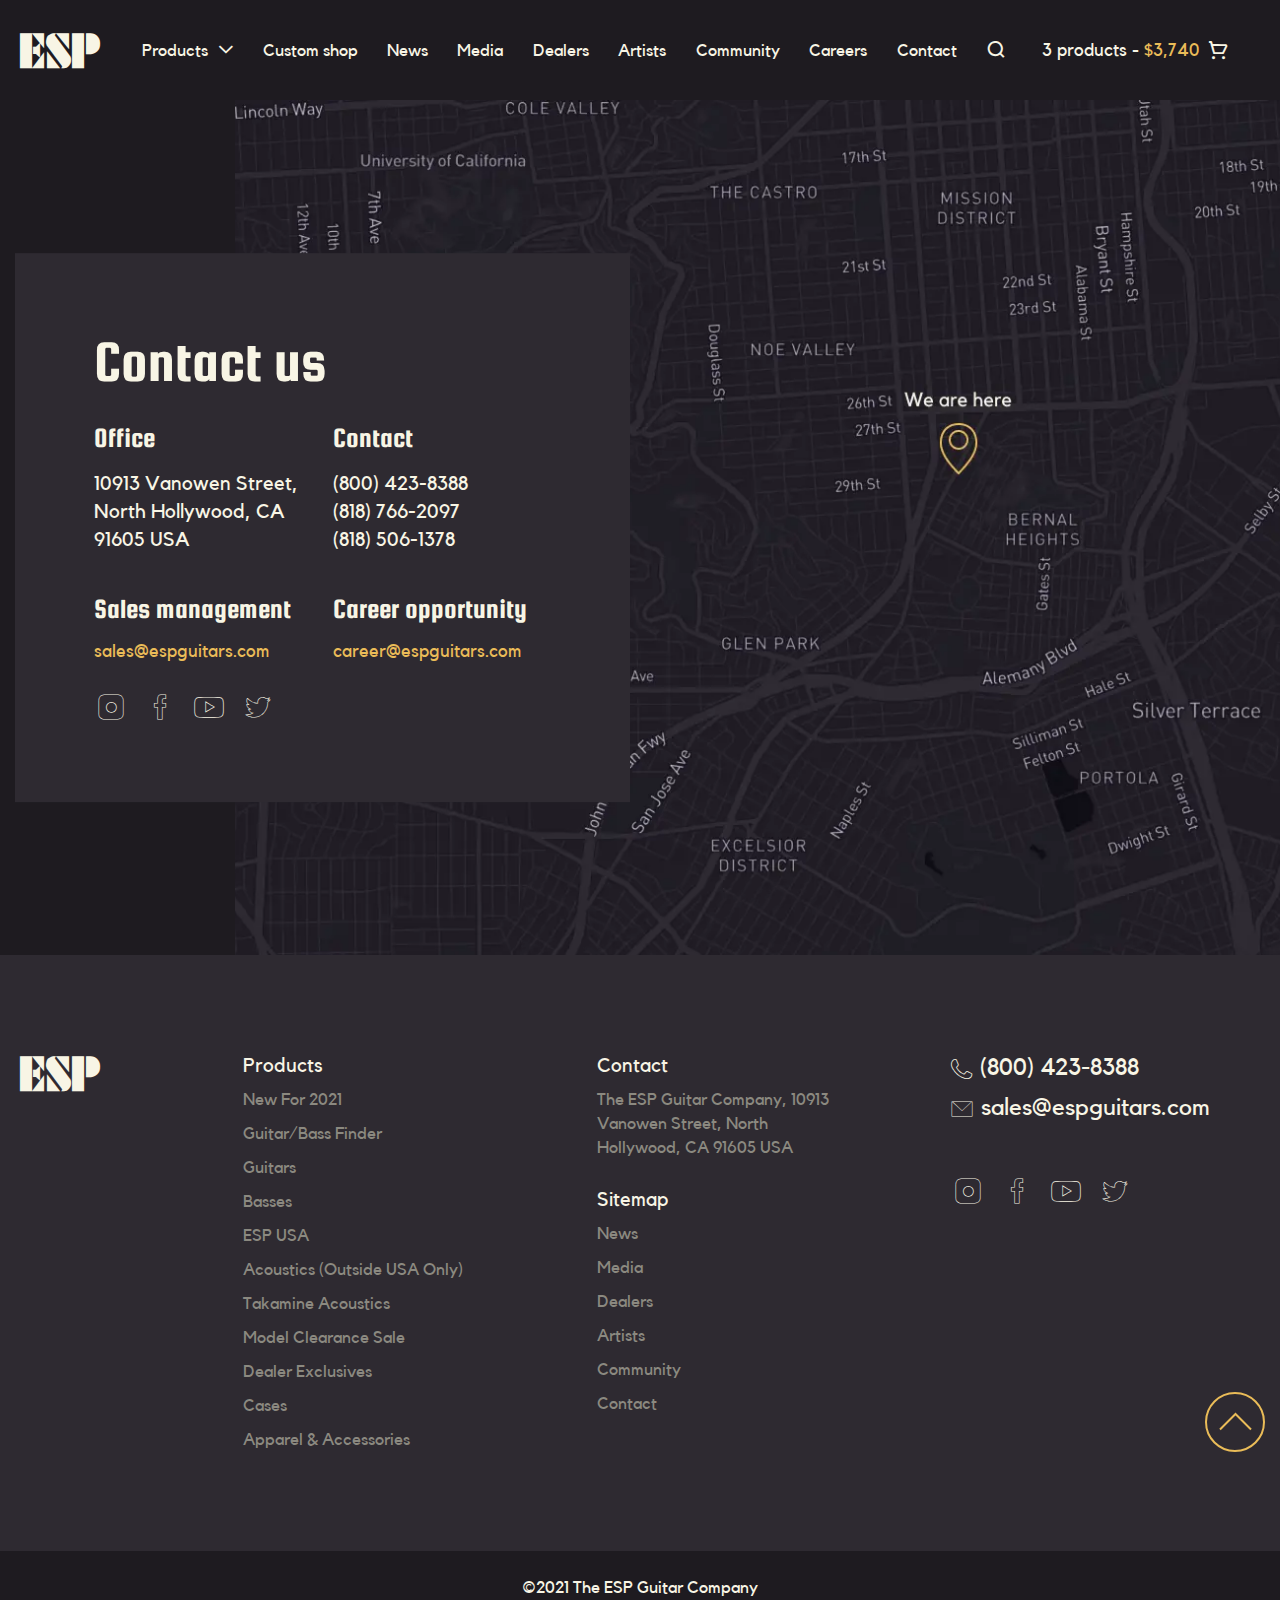
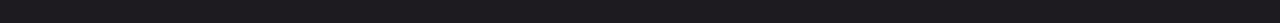
<file: contact.html>
<!DOCTYPE html>
<html lang="ru">
<head>
    <meta charset="UTF-8">
    <meta http-equiv="X-UA-Compatible" content="IE=edge">
    <meta name="viewport" content="width=device-width, initial-scale=1.0">
    <link rel="stylesheet" href="css/style.min.css?_v=20220319124631">
    <title>Contact</title>
</head>

<body>
    <div class="wrapper">
        <header class="header">
    <div class="header__container">
        <div class="header__body" id="header">
            <a class="header__logo" href="index.html"></a>
            <div class="header__menu menu-header">
                <nav class="menu-header__body menu">
                    <ul class="menu-header__list">
                        <li class="menu-header__item menu-header__item-spoller" data-spollers>
                            <div class="menu-header__spollers spollers-header">
                                <button class="spollers-header__arrow _icon-arrow-bottom" data-spoller
                                    type="button">Products</button>
                                <div class="spollers-header__body">
                                    <nav class="spollers-header__sub">
                                        <ul class="spollers-header__sub-list">
                                            <li class="spollers-header__sub-item">
                                                <a class="spollers-header__sub-link" href="#">New For 2021</a>
                                            </li>
                                            <li class="spollers-header__sub-item">
                                                <a class="spollers-header__sub-link" href="#">Guitar/Bass Finder</a>
                                            </li>
                                            <li class="spollers-header__sub-item">
                                                <a class="spollers-header__sub-link" href="#">Guitars</a>
                                            </li>
                                            <li class="spollers-header__sub-item">
                                                <a class="spollers-header__sub-link" href="#">Basses</a>
                                            </li>
                                            <li class="spollers-header__sub-item">
                                                <a class="spollers-header__sub-link" href="#">ESP USA</a>
                                            </li>
                                            <li class="spollers-header__sub-item">
                                                <a class="spollers-header__sub-link" href="#">Acoustics (Outside USA
                                                    Only)</a>
                                            </li>
                                            <li class="spollers-header__sub-item">
                                                <a class="spollers-header__sub-link" href="#">Takamine Acoustics</a>
                                            </li>
                                            <li class="spollers-header__sub-item">
                                                <a class="spollers-header__sub-link" href="#">Model Clearance Sale</a>
                                            </li>
                                            <li class="spollers-header__sub-item">
                                                <a class="spollers-header__sub-link" href="#">Dealer Exclusives</a>
                                            </li>
                                            <li class="spollers-header__sub-item">
                                                <a class="spollers-header__sub-link" href="#">Cases</a>
                                            </li>
                                            <li class="spollers-header__sub-item">
                                                <a class="spollers-header__sub-link" href="#">Apparel & Accessories</a>
                                            </li>
                                        </ul>
                                    </nav>
                                </div>
                            </div>
                        </li>
                        <li class="menu-header__item"><a class="menu-header__link" href="catalog.html">Custom shop</a></li>
                        <li class="menu-header__item"><a class="menu-header__link" href="#">News</a></li>
                        <li class="menu-header__item"><a class="menu-header__link" href="#">Media</a></li>
                        <li class="menu-header__item"><a class="menu-header__link" href="#">Dealers</a></li>
                        <li class="menu-header__item"><a class="menu-header__link" href="#">Artists</a></li>
                        <li class="menu-header__item"><a class="menu-header__link" href="#">Community</a></li>
                        <li class="menu-header__item"><a class="menu-header__link" href="#">Careers</a></li>
                        <li class="menu-header__item"><a class="menu-header__link" href="contact.html">Contact</a></li>
                    </ul>
                </nav>
                <div class="header__search">
                    <div class="search-form">
                        <button class="search-form__icon _icon-search" type="button"></button>
                        <form class="search-form__item" action="#">
                            <button class="search-form__btn _icon-search" type="submit"></button>
                            <input class="search-form__input" autocomplete="off" type="text" name="form[]"
                                placeholder="Search">
                        </form>
                    </div>
                </div>
            </div>
            <a class="header__cart cart-header _icon-cart popup-link" href="#popup-cart">
                <div class="cart-header__text"><span>3</span> products - <span class="cart-header__price">$3,740</span>
                </div>
            </a>
            <button type="button" class="menu__icon icon-menu"><span></span></button>
        </div>
    </div>
</header>
        <main class="page page_inner">
            <section class="contacts">
                <div class="contacts__container">
                    <div class="contacts__body body-contacts">
                        <h1 class="body-contacts__title">Contact us</h1>
                        <div class="body-contacts__content content-contacts">
                            <div class="content-contacts__columns">
                                <h2 class="content-contacts__title">Office</h2>
                                <div class="content-contacts__address">
                                    10913 Vanowen Street, North Hollywood, CA 91605 USA
                                </div>
                                <h2 class="content-contacts__title">Sales management</h2>
                                <a class="content-contacts__email"
                                    href="mailto:sales@espguitars.com">sales@espguitars.com</a>
                            </div>
                            <div class="content-contacts__columns">
                                <h2 class="content-contacts__title">Contact</h2>
                                <div class="content-contacts__phones">
                                    <a class="content-contacts__phone" href="tel:8004238388">(800) 423-8388</a>
                                    <a class="content-contacts__phone" href="tel:8187662097">(818) 766-2097</a>
                                    <a class="content-contacts__phone" href="tel:8185061378">(818) 506-1378</a>
                                </div>
                                <h2 class="content-contacts__title">Career opportunity</h2>
                                <a class="content-contacts__email"
                                    href="mailto:career@espguitars.com">career@espguitars.com</a>
                            </div>
                        </div>
                        <ul class="contacts-footer__social social-footer">
                            <li class="social-footer__item">
                                <a class="social-footer__link _icon-instagram" href="#"></a>
                            </li>
                            <li class="social-footer__item">
                                <a class="social-footer__link _icon-facebook" href="#"></a>
                            </li>
                            <li class="social-footer__item">
                                <a class="social-footer__link _icon-youtube" href="#"></a>
                            </li>
                            <li class="social-footer__item">
                                <a class="social-footer__link _icon-twitter" href="#"></a>
                            </li>
                        </ul>
                    </div>
                    <div class="body-contacts__map-ibg">
                        <picture><source srcset="img/contact-page/map.webp" type="image/webp"><img src="img/contact-page/map.jpg" alt="Картинка"></picture>
                    </div>
                </div>
            </section>
        </main>
        <footer class="footer">
    <div class="footer__container">
        <div class="footer__body">
            <div class="footer__logo logo">
                <a class="logo__link" href="#"></a>
            </div>
            <div class="footer__content">
                <div class="footer__products products-footer">
                    <div class="products-footer__spollers" data-spollers="767.98">
                        <div class="products-footer__spollers-item">
                            <button class="products-footer__spollers-title" type="button" data-spoller>Products</button>
                            <div class="products-footer__spollers-body">
                                <nav class="products-footer__sub">
                                    <ul class="products-footer__sub-list">
                                        <li class="products-footer__sub-item">
                                            <a class="products-footer__sub-link" href="#">New For 2021</a>
                                        </li>
                                        <li class="products-footer__sub-item">
                                            <a class="products-footer__sub-link" href="#">Guitar/Bass Finder</a>
                                        </li>
                                        <li class="products-footer__sub-item">
                                            <a class="products-footer__sub-link" href="#">Guitars</a>
                                        </li>
                                        <li class="products-footer__sub-item">
                                            <a class="products-footer__sub-link" href="#">Basses</a>
                                        </li>
                                        <li class="products-footer__sub-item">
                                            <a class="products-footer__sub-link" href="#">ESP USA</a>
                                        </li>
                                        <li class="products-footer__sub-item">
                                            <a class="products-footer__sub-link" href="#">Acoustics (Outside USA
                                                Only)</a>
                                        </li>
                                        <li class="products-footer__sub-item">
                                            <a class="products-footer__sub-link" href="#">Takamine Acoustics</a>
                                        </li>
                                        <li class="products-footer__sub-item">
                                            <a class="products-footer__sub-link" href="#">Model Clearance Sale</a>
                                        </li>
                                        <li class="products-footer__sub-item">
                                            <a class="products-footer__sub-link" href="#">Dealer Exclusives</a>
                                        </li>
                                        <li class="products-footer__sub-item">
                                            <a class="products-footer__sub-link" href="#">Cases</a>
                                        </li>
                                        <li class="products-footer__sub-item">
                                            <a class="products-footer__sub-link" href="#">Apparel & Accessories</a>
                                        </li>
                                    </ul>
                                </nav>
                            </div>
                        </div>
                    </div>
                </div>
                <div class="footer__sitemap sitemap-footer">
                    <div class="sitemap-footer__spollers" data-spollers="767.98">
                        <div class="sitemap-footer__spollers-item">
                            <button class="sitemap-footer__spollers-title" type=" button" data-spoller>Contact</button>
                            <div class="sitemap-footer__spollers-body">
                                <div class="sitemap-footer__spollers-text">
                                    <p>The ESP Guitar Company, 10913</p>
                                    <p>Vanowen Street, North</p>
                                    <p>Hollywood, CA 91605 USA</p>
                                </div>
                            </div>
                        </div>
                    </div>
                    <div class="sitemap-footer__spollers" data-spollers="767.98">
                        <div class="sitemap-footer__spollers-item">
                            <button class="sitemap-footer__spollers-title" type=" button" data-spoller>Sitemap</button>
                            <div class="sitemap-footer__spollers-body">
                                <nav class="sitemap-footer__sub">
                                    <ul class="sitemap-footer__sub-list">
                                        <li class="sitemap-footer__sub-item">
                                            <a class="sitemap-footer__sub-link" href="#">News</a>
                                        </li>
                                        <li class="sitemap-footer__sub-item">
                                            <a class="sitemap-footer__sub-link" href="#">Media</a>
                                        </li>
                                        <li class="sitemap-footer__sub-item">
                                            <a class="sitemap-footer__sub-link" href="#">Dealers</a>
                                        </li>
                                        <li class="sitemap-footer__sub-item">
                                            <a class="sitemap-footer__sub-link" href="#">Artists</a>
                                        </li>
                                        <li class="sitemap-footer__sub-item">
                                            <a class="sitemap-footer__sub-link" href="#">Community</a>
                                        </li>
                                        <li class="sitemap-footer__sub-item">
                                            <a class="sitemap-footer__sub-link" href="#">Contact</a>
                                        </li>
                                    </ul>
                                </nav>
                            </div>
                        </div>
                    </div>
                </div>
                <div class="footer__contacts contacts-footer">
                    <nav class="contacts-footer__menu">
                        <ul class="contacts-footer__menu-list">
                            <li class="contacts-footer__menu-item">
                                <a class="contacts-footer__phone _icon-phone" href="tel:8004238388"><span>(800)
                                        423-8388</span></a>
                            </li>
                            <li class="menu__item">
                                <a class="contacts-footer__email _icon-email"
                                    href="mailto:sales@espguitars.com"><span>sales@espguitars.com</span></a>
                            </li>
                        </ul>
                    </nav>
                    <ul class="contacts-footer__social social-footer">
                        <li class="social-footer__item">
                            <a class="social-footer__link _icon-instagram" href="#"></a>
                        </li>
                        <li class="social-footer__item">
                            <a class="social-footer__link _icon-facebook" href="#"></a>
                        </li>
                        <li class="social-footer__item">
                            <a class="social-footer__link _icon-youtube" href="#"></a>
                        </li>
                        <li class="social-footer__item">
                            <a class="social-footer__link _icon-twitter" href="#"></a>
                        </li>
                    </ul>
                    <a class="scroll-up" href="#header">
                        <img src="img/icon/scroll-up.svg" alt="Scroll Up">
                    </a>
                </div>
            </div>
        </div>
    </div>
    <div class="footer__copy">
        <p>©2021 The ESP Guitar Company</p>
    </div>
</footer>
    </div>

    <div class="popup-cart popup" id="popup-cart">
    <div class="popup-cart__wrapper wrapper">
        <div class="popup-cart__body">
            <div class="popup-cart__content popup__content">
                <button class="popup-cart__btn-close close-popup"></button>
                <div class="popup-cart__title">Items in your cart</div>
                <div class="popup-cart__body body-popup-cart">
                    <div class="body-popup-cart__item item-popup-cart">
                        <a class="item-popup-cart__images-ibg item-popup-cart__images-ibg_contain" href="#">
                            <picture><source srcset="img/cart-page/01.webp" type="image/webp"><img src="img/cart-page/01.png" alt="Картинка"></picture>
                        </a>
                        <div class="item-popup-cart__content">
                            <div class="item-popup-cart__inner">
                                <a class="item-popup-cart__title" href="#">Will Adler Warbird
                                    Distressed</a>
                                <div class="item-popup-cart__text">Black w/Graphic</div>
                            </div>
                            <div class="item-popup-cart__price">$3,500</div>
                        </div>
                        <div class="item-popup-cart__qty qty-order">
                            <div class="qty-order quantity">
                                <button class="quantity__button quantity__button_minus _icon-minus"
                                    type="button"></button>
                                <div class="quantity__input">
                                    <input autocomplete="off" type="text" name="form[]" value="1">
                                </div>
                                <button class="quantity__button quantity__button_plus _icon-plus"
                                    type="button"></button>
                            </div>
                        </div>
                        <div class="item-popup-cart__total">
                            <div class="item-popup-cart__total-price">$3,500</div>
                            <div class="item-popup-cart__button _icon-del"></div>
                        </div>
                    </div>
                    <div class="body-popup-cart__item item-popup-cart">
                        <a class="item-popup-cart__images-ibg item-popup-cart__images-ibg_contain" href="#">
                            <picture><source srcset="img/cart-page/02.webp" type="image/webp"><img src="img/cart-page/02.png" alt="Картинка"></picture>
                        </a>
                        <div class="item-popup-cart__content">
                            <div class="item-popup-cart__inner">
                                <a class="item-popup-cart__title" href="#">Richter Will Adler Signature</a>
                                <div class="item-popup-cart__text">Black / gold</div>
                            </div>
                            <div class="item-popup-cart__price">$110</div>
                        </div>
                        <div class="item-popup-cart__qty qty-order">
                            <div class="qty-order quantity">
                                <button class="quantity__button quantity__button_minus _icon-minus"
                                    type="button"></button>
                                <div class="quantity__input">
                                    <input autocomplete="off" type="text" name="form[]" value="1">
                                </div>
                                <button class="quantity__button quantity__button_plus _icon-plus"
                                    type="button"></button>
                            </div>
                        </div>
                        <div class="item-popup-cart__total">
                            <div class="item-popup-cart__total-price">$220</div>
                            <div class="item-popup-cart__button _icon-del"></div>
                        </div>
                    </div>
                    <div class="body-popup-cart__item item-popup-cart">
                        <a class="item-popup-cart__images-ibg item-popup-cart__images-ibg_contain" href="#">
                            <picture><source srcset="img/cart-page/03.webp" type="image/webp"><img src="img/cart-page/03.png" alt="Картинка"></picture>
                        </a>
                        <div class="item-popup-cart__content">
                            <div class="item-popup-cart__inner">
                                <a class="item-popup-cart__title" href="#">KH-602</a>
                                <div class="item-popup-cart__text">Black</div>
                            </div>
                            <div class="item-popup-cart__price">$2,800</div>
                        </div>
                        <div class="item-popup-cart__qty qty-order">
                            <div class="qty-order quantity">
                                <button class="quantity__button quantity__button_minus _icon-minus"
                                    type="button"></button>
                                <div class="quantity__input">
                                    <input autocomplete="off" type="text" name="form[]" value="1">
                                </div>
                                <button class="quantity__button quantity__button_plus _icon-plus"
                                    type="button"></button>
                            </div>
                        </div>
                        <div class="item-popup-cart__total">
                            <div class="item-popup-cart__total-price">$2,800</div>
                            <div class="item-popup-cart__button _icon-del"></div>
                        </div>
                    </div>
                    <div class="body-popup-cart__item item-popup-cart">
                        <a class="item-popup-cart__images-ibg item-popup-cart__images-ibg_contain" href="#">
                            <picture><source srcset="img/cart-page/04.webp" type="image/webp"><img src="img/cart-page/04.png" alt="Картинка"></picture>
                        </a>
                        <div class="item-popup-cart__content">
                            <div class="item-popup-cart__inner">
                                <a class="item-popup-cart__title" href="#">Cabloader</a>
                                <div class="item-popup-cart__text">Silver</div>
                            </div>
                            <div class="item-popup-cart__price">$500</div>
                        </div>
                        <div class="item-popup-cart__qty qty-order">
                            <div class="qty-order quantity">
                                <button class="quantity__button quantity__button_minus _icon-minus"
                                    type="button"></button>
                                <div class="quantity__input">
                                    <input autocomplete="off" type="text" name="form[]" value="1">
                                </div>
                                <button class="quantity__button quantity__button_plus _icon-plus"
                                    type="button"></button>
                            </div>
                        </div>
                        <div class="item-popup-cart__total">
                            <div class="item-popup-cart__total-price">$1,500</div>
                            <div class="item-popup-cart__button _icon-del"></div>
                        </div>
                    </div>
                </div>
                <a class="popup-cart__button button" href="cart.html">Proceed to checkout</a>
            </div>
        </div>
    </div>
</div>

<div class="popup-review__bg popup-two__bg">
    <div class="popup-review popup-two">
        <button class="popup-review__btn-close close-popup-two"></button>
        <div class="popup-review__wrapper">
            <div class="popup-review__title">Add your review</div>
            <div class="popup-review__rating rating rating_set">
                <div class="popup-review__body rating__body">
                    <div class="popup-review__active rating__active"></div>
                    <div class="popup-review__items rating__items">
                        <input class="popup-review__item rating__item" type="radio" value="1" name="rating">
                        <input class="popup-review__item rating__item" type="radio" value="2" name="rating">
                        <input class="popup-review__item rating__item" type="radio" value="3" name="rating">
                        <input class="popup-review__item rating__item" type="radio" value="4" name="rating">
                        <input class="popup-review__item rating__item" type="radio" value="5" name="rating">
                    </div>
                </div>
                <div class="popup-review__value rating__value">0</div>
            </div>
            <form class="popup-review__form form-popup-review">
                <div class="form-popup-review__inner">
                    <label class="form-popup-review__field">
                        <input class="form-popup-review__input" type="text">
                        <span class="form-popup-review__placeholder">Name</span>
                    </label>
                    <label class="form-popup-review__field">
                        <input class="form-popup-review__input" type="text">
                        <span class="form-popup-review__placeholder">Email address</span>
                    </label>
                </div>
                <label class="form-popup-review__field">
                    <textarea class="form-popup-review__area"></textarea>
                    <span class="form-popup-review__placeholder form-popup-review__placeholder_area">Your message</span>
                </label>
                <button class="form-popup-review__btn button" type="submit">Send</button>
            </form>
        </div>
    </div>
</div>

    <script src="https://code.jquery.com/jquery-3.6.0.min.js?_v=20220319124631"
        integrity="sha256-/xUj+3OJU5yExlq6GSYGSHk7tPXikynS7ogEvDej/m4=" crossorigin="anonymous"></script>
    <script src="js/app.min.js?_v=20220319124631"></script>
</body>

</html>
</file>
<file: css/style.min.css>
@charset "UTF-8";@font-face{font-family:swiper-icons;src:url("data:application/font-woff;charset=utf-8;base64, [base64]//wADZ2x5ZgAAAywAAADMAAAD2MHtryVoZWFkAAABbAAAADAAAAA2E2+eoWhoZWEAAAGcAAAAHwAAACQC9gDzaG10eAAAAigAAAAZAAAArgJkABFsb2NhAAAC0AAAAFoAAABaFQAUGG1heHAAAAG8AAAAHwAAACAAcABAbmFtZQAAA/gAAAE5AAACXvFdBwlwb3N0AAAFNAAAAGIAAACE5s74hXjaY2BkYGAAYpf5Hu/j+W2+MnAzMYDAzaX6QjD6/4//Bxj5GA8AuRwMYGkAPywL13jaY2BkYGA88P8Agx4j+/8fQDYfA1AEBWgDAIB2BOoAeNpjYGRgYNBh4GdgYgABEMnIABJzYNADCQAACWgAsQB42mNgYfzCOIGBlYGB0YcxjYGBwR1Kf2WQZGhhYGBiYGVmgAFGBiQQkOaawtDAoMBQxXjg/wEGPcYDDA4wNUA2CCgwsAAAO4EL6gAAeNpj2M0gyAACqxgGNWBkZ2D4/wMA+xkDdgAAAHjaY2BgYGaAYBkGRgYQiAHyGMF8FgYHIM3DwMHABGQrMOgyWDLEM1T9/w8UBfEMgLzE////P/5//f/V/xv+r4eaAAeMbAxwIUYmIMHEgKYAYjUcsDAwsLKxc3BycfPw8jEQA/[base64]/uznmfPFBNODM2K7MTQ45YEAZqGP81AmGGcF3iPqOop0r1SPTaTbVkfUe4HXj97wYE+yNwWYxwWu4v1ugWHgo3S1XdZEVqWM7ET0cfnLGxWfkgR42o2PvWrDMBSFj/IHLaF0zKjRgdiVMwScNRAoWUoH78Y2icB/yIY09An6AH2Bdu/UB+yxopYshQiEvnvu0dURgDt8QeC8PDw7Fpji3fEA4z/PEJ6YOB5hKh4dj3EvXhxPqH/SKUY3rJ7srZ4FZnh1PMAtPhwP6fl2PMJMPDgeQ4rY8YT6Gzao0eAEA409DuggmTnFnOcSCiEiLMgxCiTI6Cq5DZUd3Qmp10vO0LaLTd2cjN4fOumlc7lUYbSQcZFkutRG7g6JKZKy0RmdLY680CDnEJ+UMkpFFe1RN7nxdVpXrC4aTtnaurOnYercZg2YVmLN/d/gczfEimrE/fs/bOuq29Zmn8tloORaXgZgGa78yO9/cnXm2BpaGvq25Dv9S4E9+5SIc9PqupJKhYFSSl47+Qcr1mYNAAAAeNptw0cKwkAAAMDZJA8Q7OUJvkLsPfZ6zFVERPy8qHh2YER+3i/BP83vIBLLySsoKimrqKqpa2hp6+jq6RsYGhmbmJqZSy0sraxtbO3sHRydnEMU4uR6yx7JJXveP7WrDycAAAAAAAH//wACeNpjYGRgYOABYhkgZgJCZgZNBkYGLQZtIJsFLMYAAAw3ALgAeNolizEKgDAQBCchRbC2sFER0YD6qVQiBCv/H9ezGI6Z5XBAw8CBK/m5iQQVauVbXLnOrMZv2oLdKFa8Pjuru2hJzGabmOSLzNMzvutpB3N42mNgZGBg4GKQYzBhYMxJLMlj4GBgAYow/P/PAJJhLM6sSoWKfWCAAwDAjgbRAAB42mNgYGBkAIIbCZo5IPrmUn0hGA0AO8EFTQAA") format("woff");font-weight:400;font-style:normal}:root{--swiper-theme-color:#007aff}.swiper{margin-left:auto;margin-right:auto;position:relative;overflow:hidden;list-style:none;padding:0;z-index:1}.swiper-vertical>.swiper-wrapper{-webkit-box-orient:vertical;-webkit-box-direction:normal;-ms-flex-direction:column;flex-direction:column}.swiper-wrapper{position:relative;width:100%;height:100%;z-index:1;display:-webkit-box;display:-ms-flexbox;display:flex;-webkit-transition-property:-webkit-transform;transition-property:-webkit-transform;-o-transition-property:transform;transition-property:transform;transition-property:transform,-webkit-transform;-webkit-box-sizing:content-box;box-sizing:content-box}.swiper-android .swiper-slide,.swiper-wrapper{-webkit-transform:translate3d(0,0,0);transform:translate3d(0,0,0)}.swiper-pointer-events{-ms-touch-action:pan-y;touch-action:pan-y}.swiper-pointer-events.swiper-vertical{-ms-touch-action:pan-x;touch-action:pan-x}.swiper-slide{-ms-flex-negative:0;flex-shrink:0;width:100%;height:100%;position:relative;-webkit-transition-property:-webkit-transform;transition-property:-webkit-transform;-o-transition-property:transform;transition-property:transform;transition-property:transform,-webkit-transform}.swiper-slide-invisible-blank{visibility:hidden}.swiper-autoheight,.swiper-autoheight .swiper-slide{height:auto}.swiper-autoheight .swiper-wrapper{-webkit-box-align:start;-ms-flex-align:start;align-items:flex-start;-webkit-transition-property:height,-webkit-transform;transition-property:height,-webkit-transform;-o-transition-property:transform,height;transition-property:transform,height;transition-property:transform,height,-webkit-transform}.swiper-3d,.swiper-3d.swiper-css-mode .swiper-wrapper{-webkit-perspective:1200px;perspective:1200px}.swiper-3d .swiper-cube-shadow,.swiper-3d .swiper-slide,.swiper-3d .swiper-slide-shadow,.swiper-3d .swiper-slide-shadow-bottom,.swiper-3d .swiper-slide-shadow-left,.swiper-3d .swiper-slide-shadow-right,.swiper-3d .swiper-slide-shadow-top,.swiper-3d .swiper-wrapper{-webkit-transform-style:preserve-3d;transform-style:preserve-3d}.swiper-3d .swiper-slide-shadow,.swiper-3d .swiper-slide-shadow-bottom,.swiper-3d .swiper-slide-shadow-left,.swiper-3d .swiper-slide-shadow-right,.swiper-3d .swiper-slide-shadow-top{position:absolute;left:0;top:0;width:100%;height:100%;pointer-events:none;z-index:10}.swiper-3d .swiper-slide-shadow{background:rgba(0,0,0,.15)}.swiper-3d .swiper-slide-shadow-left{background-image:-webkit-gradient(linear,right top,left top,from(rgba(0,0,0,.5)),to(rgba(0,0,0,0)));background-image:-o-linear-gradient(right,rgba(0,0,0,.5),rgba(0,0,0,0));background-image:linear-gradient(to left,rgba(0,0,0,.5),rgba(0,0,0,0))}.swiper-3d .swiper-slide-shadow-right{background-image:-webkit-gradient(linear,left top,right top,from(rgba(0,0,0,.5)),to(rgba(0,0,0,0)));background-image:-o-linear-gradient(left,rgba(0,0,0,.5),rgba(0,0,0,0));background-image:linear-gradient(to right,rgba(0,0,0,.5),rgba(0,0,0,0))}.swiper-3d .swiper-slide-shadow-top{background-image:-webkit-gradient(linear,left bottom,left top,from(rgba(0,0,0,.5)),to(rgba(0,0,0,0)));background-image:-o-linear-gradient(bottom,rgba(0,0,0,.5),rgba(0,0,0,0));background-image:linear-gradient(to top,rgba(0,0,0,.5),rgba(0,0,0,0))}.swiper-3d .swiper-slide-shadow-bottom{background-image:-webkit-gradient(linear,left top,left bottom,from(rgba(0,0,0,.5)),to(rgba(0,0,0,0)));background-image:-o-linear-gradient(top,rgba(0,0,0,.5),rgba(0,0,0,0));background-image:linear-gradient(to bottom,rgba(0,0,0,.5),rgba(0,0,0,0))}.swiper-css-mode>.swiper-wrapper{overflow:auto;scrollbar-width:none;-ms-overflow-style:none}.swiper-css-mode>.swiper-wrapper::-webkit-scrollbar{display:none}.swiper-css-mode>.swiper-wrapper>.swiper-slide{scroll-snap-align:start start}.swiper-horizontal.swiper-css-mode>.swiper-wrapper{-ms-scroll-snap-type:x mandatory;scroll-snap-type:x mandatory}.swiper-vertical.swiper-css-mode>.swiper-wrapper{-ms-scroll-snap-type:y mandatory;scroll-snap-type:y mandatory}.swiper-centered>.swiper-wrapper::before{content:"";-ms-flex-negative:0;flex-shrink:0;-webkit-box-ordinal-group:10000;-ms-flex-order:9999;order:9999}.swiper-centered.swiper-horizontal>.swiper-wrapper>.swiper-slide:first-child{-webkit-margin-start:var(--swiper-centered-offset-before);margin-inline-start:var(--swiper-centered-offset-before)}.swiper-centered.swiper-horizontal>.swiper-wrapper::before{height:100%;width:var(--swiper-centered-offset-after)}.swiper-centered.swiper-vertical>.swiper-wrapper>.swiper-slide:first-child{-webkit-margin-before:var(--swiper-centered-offset-before);margin-block-start:var(--swiper-centered-offset-before)}.swiper-centered.swiper-vertical>.swiper-wrapper::before{width:100%;height:var(--swiper-centered-offset-after)}.swiper-centered>.swiper-wrapper>.swiper-slide{scroll-snap-align:center center}.swiper-fade.swiper-free-mode .swiper-slide{-webkit-transition-timing-function:ease-out;-o-transition-timing-function:ease-out;transition-timing-function:ease-out}.swiper-fade .swiper-slide{pointer-events:none;-webkit-transition-property:opacity;-o-transition-property:opacity;transition-property:opacity}.swiper-fade .swiper-slide .swiper-slide{pointer-events:none}.swiper-fade .swiper-slide-active,.swiper-fade .swiper-slide-active .swiper-slide-active{pointer-events:auto}@font-face{font-family:icons;font-display:swap;src:url(../fonts/icons.woff2) format("woff2"),url(../fonts/icons.woff) format("woff");font-weight:400;font-style:normal}@font-face{font-family:Kollektif;font-display:swap;src:url(../fonts/Kollektif-bold.woff2) format("woff2"),url(../fonts/Kollektif-bold.woff) format("woff");font-weight:700;font-style:normal}@font-face{font-family:Kollektif;font-display:swap;src:url(../fonts/Kollektif-regular.woff2) format("woff2"),url(../fonts/Kollektif-regular.woff) format("woff");font-weight:400;font-style:normal}@font-face{font-family:SquadaOne;font-display:swap;src:url(../fonts/SquadaOne-regular.woff2) format("woff2"),url(../fonts/SquadaOne-regular.woff) format("woff");font-weight:400;font-style:normal}._init .products-footer__spollers-title::after,._init .sitemap-footer__spollers-title::after,.header__logo,.logo__link,[class*=_icon-]::before{font-family:icons;font-style:normal;font-weight:400;font-variant:normal;text-transform:none;line-height:1;-webkit-font-smoothing:antialiased;-moz-osx-font-smoothing:grayscale}[class*=_icon-]::before{display:block}._icon-arrow-bottom:before{content:"\e900"}._icon-cart:before{content:"\e901"}._icon-del:before{content:"\e902"}._icon-email:before{content:"\e903"}._icon-facebook:before{content:"\e904"}._icon-instagram:before{content:"\e905"}._icon-location:before{content:"\e906"}._icon-logo:before,.header__logo:before,.logo__link:before{content:"\e907"}._icon-menu-column:before{content:"\e908"}._icon-menu-row:before{content:"\e909"}._icon-minus:before{content:"\e90a"}._icon-phone:before{content:"\e90b"}._icon-plus:before{content:"\e90c"}._icon-search:before{content:"\e90d"}._icon-show-filter:before{content:"\e90e"}._icon-twitter:before{content:"\e90f"}._icon-youtube:before{content:"\e910"}*,::after,::before{padding:0;margin:0;border:0;-webkit-box-sizing:border-box;box-sizing:border-box}a{text-decoration:none;color:inherit}li,ol,ul{list-style:none}img{vertical-align:top}h1,h2,h3,h4,h5,h6{font-weight:inherit;font-size:inherit}input,select,textarea{font:inherit}button{padding:0;border:none;font:inherit;color:inherit;background-color:transparent;cursor:pointer}html{height:100%}body{font-family:Kollektif,sans-serif;font-size:1.125rem;font-weight:400;height:100%;background-color:#1e1b20;color:#f8f5e5}body._lock{overflow:hidden;-ms-touch-action:none;touch-action:none}.no-scroll{overflow:hidden;-ms-touch-action:none;touch-action:none}.swiper{min-width:0}.wrapper{min-height:100%;display:-webkit-box;display:-ms-flexbox;display:flex;-webkit-box-orient:vertical;-webkit-box-direction:normal;-ms-flex-direction:column;flex-direction:column;overflow:hidden}.wrapper>main{-webkit-box-flex:1;-ms-flex:1 1 auto;flex:1 1 auto}.wrapper>*{min-width:0}[class*=__container]{max-width:81.25rem;-webkit-box-sizing:content-box;box-sizing:content-box;margin:0 auto;padding:0 .9375rem}[class*=-ibg]{position:relative}[class*=-ibg] img{position:absolute;width:100%;height:100%;top:0;left:0;-o-object-fit:cover;object-fit:cover}[class*=-ibg_contain] img{-o-object-fit:contain;object-fit:contain}.video{position:relative;overflow:hidden;height:0}.video embed,.video iframe,.video object,.video video{-o-object-fit:cover;object-fit:cover;position:absolute;top:0;left:0;width:100%;height:100%}.videobg embed,.videobg iframe,.videobg object,.videobg video{position:fixed;top:50%;left:50%;min-width:100%;min-height:100%;width:auto;height:auto;z-index:-100;-webkit-transform:translateX(-50%) translateY(-50%);-ms-transform:translateX(-50%) translateY(-50%);transform:translateX(-50%) translateY(-50%);background-size:cover}.popup-review{position:absolute;max-width:43.75rem;width:100%;top:50%;left:50%;-webkit-transform:translate(-50%,-50%) scale(0);-ms-transform:translate(-50%,-50%) scale(0);transform:translate(-50%,-50%) scale(0);background-color:#2e2a31;color:#f8f5e5;padding-top:60px;padding-bottom:60px;padding-left:60px;padding-right:60px;-webkit-transition:.5s all;-o-transition:.5s all;transition:.5s all}.popup-review.active{-webkit-transform:translate(-50%,-50%) scale(1);-ms-transform:translate(-50%,-50%) scale(1);transform:translate(-50%,-50%) scale(1);-webkit-transition:.5s all;-o-transition:.5s all;transition:.5s all}.popup-review__bg{position:fixed;top:0;left:0;width:100%;height:100vh;background:rgba(0,0,0,.5);opacity:0;pointer-events:none;-webkit-transition:.5s all;-o-transition:.5s all;transition:.5s all;z-index:15}.popup-review__bg.active{opacity:1;pointer-events:all;-webkit-transition:.5s all;-o-transition:.5s all;transition:.5s all}.popup-review__btn-close{position:absolute;top:1.875rem;right:1.875rem;cursor:pointer;background:0 0;padding:0;width:1.5rem;height:1.5rem;display:inline-block;-webkit-transition:opacity .3s,-webkit-transform .3s;transition:opacity .3s,-webkit-transform .3s;-o-transition:transform .3s,opacity .3s;transition:transform .3s,opacity .3s;transition:transform .3s,opacity .3s,-webkit-transform .3s}.popup-review__btn-close:hover{-webkit-transform:scale(1.1);-ms-transform:scale(1.1);transform:scale(1.1)}.popup-review__btn-close:active{-webkit-transform:scale(.9);-ms-transform:scale(.9);transform:scale(.9);opacity:.8}.popup-review__btn-close::before{content:"";position:absolute;background:#f8f5e5;height:1.25rem;width:.125rem;border-radius:.625rem;top:50%;left:.9375rem;-webkit-transform:translateY(-50%);-ms-transform:translateY(-50%);transform:translateY(-50%);-webkit-transform:translateY(-50%) rotate(45deg);-ms-transform:translateY(-50%) rotate(45deg);transform:translateY(-50%) rotate(45deg)}.popup-review__btn-close::after{content:"";position:absolute;background:#f8f5e5;height:1.25rem;width:.125rem;border-radius:.625rem;top:50%;left:.9375rem;-webkit-transform:translateY(-50%);-ms-transform:translateY(-50%);transform:translateY(-50%);-webkit-transform:translateY(-50%) rotate(-45deg);-ms-transform:translateY(-50%) rotate(-45deg);transform:translateY(-50%) rotate(-45deg)}.popup-review__title{font-family:SquadaOne;font-size:1.75rem;line-height:1.0714285714;margin-bottom:25px}.popup-review__rating{margin-bottom:30px}.popup-review__form{display:-webkit-box;display:-ms-flexbox;display:flex;-webkit-box-orient:vertical;-webkit-box-direction:normal;-ms-flex-direction:column;flex-direction:column;-webkit-box-pack:justify;-ms-flex-pack:justify;justify-content:space-between}.form-popup-review__field{position:relative}.form-popup-review__inner{display:-webkit-box;display:-ms-flexbox;display:flex;-ms-flex-wrap:wrap;flex-wrap:wrap;-webkit-box-pack:justify;-ms-flex-pack:justify;justify-content:space-between;gap:30px;margin-bottom:30px}.form-popup-review__input{width:16.875rem;height:2.75rem;border:2px solid #8b8980;background:0 0;font-size:1.0625rem;line-height:1.1764705882;color:#f8f5e5;padding:0 .75rem}.form-popup-review__area{width:100%;height:9.6875rem;border:2px solid #8b8980;padding:.75rem;background:0 0;font-size:1.0625rem;line-height:1.1764705882;color:#f8f5e5;resize:none;margin-bottom:30px}.form-popup-review__placeholder{position:absolute;left:.5rem;padding:0 .3125rem;top:-.625rem;color:#8b8980;background-color:#2e2a31}.form-popup-review__placeholder_area{position:absolute;white-space:nowrap;top:-.625rem;margin-bottom:30px}.form-popup-review__btn{width:98px;margin-left:auto}.popup-cart{position:fixed;width:100%;height:100%;background-color:rgba(0,0,0,.8);top:0;left:0;opacity:0;visibility:hidden;overflow-y:auto;overflow-x:hidden;-webkit-transition:all .8s ease 0s;-o-transition:all .8s ease 0s;transition:all .8s ease 0s;z-index:50}.popup-cart.open{pointer-events:auto;opacity:1;visibility:visible}.popup-cart.open .popup-cart__content{-webkit-transform:perspective(600px) translate(0,0) rotateX(0);transform:perspective(600px) translate(0,0) rotateX(0);opacity:1}.popup-cart__wrapper{position:absolute;width:100%;height:100%;top:0;left:0}.popup-cart__body{min-height:100%;display:-webkit-box;display:-ms-flexbox;display:flex;-webkit-box-align:center;-ms-flex-align:center;align-items:center;-webkit-box-pack:center;-ms-flex-pack:center;justify-content:center}.popup-cart__content{position:relative;max-width:61.25rem;width:100%;background-color:#2e2a31;color:#f8f5e5;padding-top:60px;padding-bottom:60px;padding-left:60px;padding-right:60px;-webkit-transition:all .8s ease 0s;-o-transition:all .8s ease 0s;transition:all .8s ease 0s;opacity:0;-webkit-transform:perspective(600px) translate(0,-100%) rotateX(45deg);transform:perspective(600px) translate(0,-100%) rotateX(45deg);text-align:right}.popup-cart__btn{display:block}.popup-cart__btn-close{position:absolute;top:1.875rem;right:1.875rem;cursor:pointer;background:0 0;padding:0;width:1.5rem;height:1.5rem;display:inline-block;-webkit-transition:opacity .3s,-webkit-transform .3s;transition:opacity .3s,-webkit-transform .3s;-o-transition:transform .3s,opacity .3s;transition:transform .3s,opacity .3s;transition:transform .3s,opacity .3s,-webkit-transform .3s}.popup-cart__btn-close:hover{-webkit-transform:scale(1.1);-ms-transform:scale(1.1);transform:scale(1.1)}.popup-cart__btn-close:active{-webkit-transform:scale(.9);-ms-transform:scale(.9);transform:scale(.9);opacity:.8}.popup-cart__btn-close::before{content:"";position:absolute;background:#f8f5e5;height:1.25rem;width:.125rem;border-radius:.625rem;top:50%;left:.9375rem;-webkit-transform:translateY(-50%);-ms-transform:translateY(-50%);transform:translateY(-50%);-webkit-transform:translateY(-50%) rotate(45deg);-ms-transform:translateY(-50%) rotate(45deg);transform:translateY(-50%) rotate(45deg)}.popup-cart__btn-close::after{content:"";position:absolute;background:#f8f5e5;height:1.25rem;width:.125rem;border-radius:.625rem;top:50%;left:.9375rem;-webkit-transform:translateY(-50%);-ms-transform:translateY(-50%);transform:translateY(-50%);-webkit-transform:translateY(-50%) rotate(-45deg);-ms-transform:translateY(-50%) rotate(-45deg);transform:translateY(-50%) rotate(-45deg)}.popup-cart__title{font-family:SquadaOne;font-weight:400;font-size:1.75rem;line-height:1.0714285714;color:#f8f5e5;margin:0 0 .625rem 0;text-align:left}.body-popup-cart{display:-webkit-box;display:-ms-flexbox;display:flex;-webkit-box-orient:vertical;-webkit-box-direction:normal;-ms-flex-direction:column;flex-direction:column;margin-bottom:30px}.body-popup-cart__item{width:100%;padding-bottom:20px;padding-top:20px;border-bottom:1.5px solid #3a373c}.item-popup-cart__images-ibg{display:block;-webkit-box-flex:0;-ms-flex:0 1 12.5rem;flex:0 1 12.5rem;padding-bottom:6.875rem;background-color:#3a373c;margin-right:20px}.item-popup-cart__content{-webkit-box-flex:0;-ms-flex:0 1 23.75rem;flex:0 1 23.75rem;display:-webkit-box;display:-ms-flexbox;display:flex;-webkit-box-align:center;-ms-flex-align:center;align-items:center;-webkit-box-pack:justify;-ms-flex-pack:justify;justify-content:space-between;font-size:17px;line-height:1.4117647059;margin-right:27px}.item-popup-cart__inner{padding:0 .625rem 0 0}.item-popup-cart__text{color:#8b8980}.item-popup-cart__price{font-size:20px;line-height:1.2}.item-popup-cart__qty{-webkit-box-flex:0;-ms-flex:0 1 9.0625rem;flex:0 1 9.0625rem;margin:0 1rem 0 0}.item-popup-cart__total{-webkit-box-flex:0;-ms-flex:0 1 7.5rem;flex:0 1 7.5rem;display:-webkit-box;display:-ms-flexbox;display:flex;-webkit-box-pack:justify;-ms-flex-pack:justify;justify-content:space-between;-webkit-box-align:center;-ms-flex-align:center;align-items:center}.item-popup-cart__total-price{font-size:20px;line-height:1.2;margin:0 1.25rem 0 0}.item-popup-cart__button{display:-webkit-box;display:-ms-flexbox;display:flex;-webkit-box-align:center;-ms-flex-align:center;align-items:center;-webkit-box-pack:center;-ms-flex-pack:center;justify-content:center;width:1.5625rem;height:1.5625rem;cursor:pointer;-webkit-transition:color .3s ease 0s;-o-transition:color .3s ease 0s;transition:color .3s ease 0s}.item-popup-cart__button::before{font-size:.5rem;color:#8b8980}.item-popup-cart__button:hover::before{color:red}.dotts{position:absolute;top:50%;-webkit-transform:translate(0,-50%);-ms-transform:translate(0,-50%);transform:translate(0,-50%);right:11%;display:-ms-grid;display:grid;grid-auto-flow:row;-webkit-box-pack:center;-ms-flex-pack:center;justify-content:center;overflow:hidden;z-index:5}.dotts .swiper-pagination-bullet{display:-webkit-box;display:-ms-flexbox;display:flex;-webkit-box-align:center;-ms-flex-align:center;align-items:center;text-align:center;-webkit-box-pack:center;-ms-flex-pack:center;justify-content:center;font-size:1.25rem;margin:.9375rem 0;cursor:pointer;height:3.75rem;width:3.75rem;position:relative;-webkit-transition:all .3s ease 0s;-o-transition:all .3s ease 0s;transition:all .3s ease 0s}.dotts .swiper-pagination-bullet-active{position:relative;color:#eabc58}.dotts .swiper-pagination-bullet-active::after{content:"";position:absolute;border:2px solid #eabc58;border-radius:50%;height:3.75rem;width:3.75rem}.breadcrumbs{white-space:nowrap;overflow:auto;height:1.5625rem}.breadcrumbs__list{display:-webkit-box;display:-ms-flexbox;display:flex;-webkit-box-align:center;-ms-flex-align:center;align-items:center}.breadcrumbs__item{font-size:1.0625rem;line-height:1.1764705882;color:#f8f5e5}.breadcrumbs__link{display:-webkit-box;display:-ms-flexbox;display:flex;-webkit-box-align:center;-ms-flex-align:center;align-items:center}.breadcrumbs__link::after{content:"/";font-size:1.25rem;margin:0 .5em}.title{font-family:SquadaOne;font-weight:400;font-size:48px;line-height:1.0625}.title span{color:#eabc58}.title_little{font-family:SquadaOne;font-size:1.75rem;line-height:1.0714285714}.pagging{display:-webkit-box;display:-ms-flexbox;display:flex;-webkit-box-pack:end;-ms-flex-pack:end;justify-content:flex-end;-webkit-box-align:center;-ms-flex-align:center;align-items:center;gap:30px}.pagging__list{display:-webkit-box;display:-ms-flexbox;display:flex;-webkit-box-align:center;-ms-flex-align:center;align-items:center;gap:.625rem}.pagging__link{width:2.25rem;height:2.8125rem;display:-webkit-box;display:-ms-flexbox;display:flex;-webkit-box-pack:center;-ms-flex-pack:center;justify-content:center;-webkit-box-align:center;-ms-flex-align:center;align-items:center}.pagging__link._active{border:2px solid #f8f5e5}.button{display:inline-block;background:#d04c33;font-weight:400;font-size:17px;white-space:nowrap;text-align:center;line-height:1.1764705882;color:#f8f5e5;padding-top:13px;padding-bottom:13px;padding-right:30px;padding-left:30px;-webkit-transition:background .3s ease 0s;-o-transition:background .3s ease 0s;transition:background .3s ease 0s}.button_border{background:0 0;border:2px solid #f8f5e5;padding-top:11px;padding-bottom:11px;padding-right:30px;padding-left:30px;-webkit-transition:all .3s ease 0s;-o-transition:all .3s ease 0s;transition:all .3s ease 0s}.rating-product-card{display:-webkit-box;display:-ms-flexbox;display:flex;-webkit-box-align:end;-ms-flex-align:end;align-items:flex-end;font-size:.75rem;line-height:.75}.rating-product-card__body{position:relative;letter-spacing:.1666666667em}.rating-product-card__body::before{content:"★★★★★";display:block}.rating-product-card__active{position:absolute;width:0%;height:100%;top:0;left:0;overflow:hidden}.rating-product-card__active::before{content:"★★★★★";position:absolute;width:100%;height:100%;top:0;left:0;color:#ffd300}.rating-product-card__items{display:-webkit-box;display:-ms-flexbox;display:flex;position:absolute;width:100%;height:100%;top:0;left:0}.rating-product-card__item{-webkit-box-flex:0;-ms-flex:0 0 20%;flex:0 0 20%;height:100%;opacity:0;cursor:pointer}.rating-product-card__value{display:none;font-size:50%;line-height:1;padding:0 0 0 10px}.rating-product-card__info{font-size:.9375rem;color:#8b8980;margin:0 0 0 .625rem}.rating-product-card_bottom{margin-bottom:.9333333333em}.rating-box-reviews{display:-webkit-box;display:-ms-flexbox;display:flex;-webkit-box-orient:vertical;-webkit-box-direction:normal;-ms-flex-direction:column;flex-direction:column;-webkit-box-align:center;-ms-flex-align:center;align-items:center;font-size:.75rem;line-height:.75}.rating-box-reviews__body{position:relative;letter-spacing:.1666666667em}.rating-box-reviews__body::before{content:"★★★★★";display:block}.rating-box-reviews__active{position:absolute;width:0%;height:100%;top:0;left:0;overflow:hidden}.rating-box-reviews__active::before{content:"★★★★★";position:absolute;width:100%;height:100%;top:0;left:0;color:#ffd300}.rating-box-reviews__items{display:-webkit-box;display:-ms-flexbox;display:flex;position:absolute;width:100%;height:100%;top:0;left:0}.rating-box-reviews__item{-webkit-box-flex:0;-ms-flex:0 0 20%;flex:0 0 20%;height:100%;opacity:0;cursor:pointer}.rating-box-reviews__value{font-family:SquadaOne;font-size:3rem;line-height:1.0625}.rating-box-reviews__span{font-family:SquadaOne;font-size:2.25rem;line-height:1.1111111111;color:#8b8980}.rating-box-reviews__info{font-size:.9375rem;color:#8b8980;padding:.625rem 0 0 0}.box-reviews__value{display:-webkit-box;display:-ms-flexbox;display:flex;-webkit-box-align:end;-ms-flex-align:end;align-items:flex-end;gap:.625rem;margin:0 0 .625rem 0}.item-box-reviews__rating{display:-webkit-box;display:-ms-flexbox;display:flex;-webkit-box-orient:vertical;-webkit-box-direction:normal;-ms-flex-direction:column;flex-direction:column;font-size:.75rem;line-height:.75}.item-box-reviews__rating:not(:last-child){margin-bottom:1.1666666667em}.item-box-reviews__body{position:relative;letter-spacing:.1666666667em}.item-box-reviews__body::before{content:"★★★★★";display:block}.item-box-reviews__active{position:absolute;width:0%;height:100%;top:0;left:0;overflow:hidden}.item-box-reviews__active::before{content:"★★★★★";position:absolute;width:100%;height:100%;top:0;left:0;color:#ffd300}.item-box-reviews__items{display:-webkit-box;display:-ms-flexbox;display:flex;position:absolute;width:100%;height:100%;top:0;left:0}.item-box-reviews__item{-webkit-box-flex:0;-ms-flex:0 0 20%;flex:0 0 20%;height:100%;opacity:0;cursor:pointer}.item-box-reviews__value{display:none}.bottom-box-featured__rating{display:-webkit-box;display:-ms-flexbox;display:flex;-webkit-box-pack:justify;-ms-flex-pack:justify;justify-content:space-between;-webkit-box-align:center;-ms-flex-align:center;align-items:center;font-size:.75rem;line-height:.75}.bottom-box-featured__body{position:relative;letter-spacing:.1666666667em}.bottom-box-featured__body::before{content:"★★★★★";display:block}.bottom-box-featured__active{position:absolute;width:0%;height:100%;top:0;left:0;overflow:hidden}.bottom-box-featured__active::before{content:"★★★★★";position:absolute;width:100%;height:100%;top:0;left:0;color:#ffd300}.bottom-box-featured__items{display:-webkit-box;display:-ms-flexbox;display:flex;position:absolute;width:100%;height:100%;top:0;left:0}.bottom-box-featured__item{-webkit-box-flex:0;-ms-flex:0 0 20%;flex:0 0 20%;height:100%;opacity:0;cursor:pointer}.bottom-box-featured__value{display:none}.popup-review__rating{display:-webkit-box;display:-ms-flexbox;display:flex;-webkit-box-pack:justify;-ms-flex-pack:justify;justify-content:space-between;-webkit-box-align:center;-ms-flex-align:center;align-items:center;font-size:2.5rem;line-height:.75}.popup-review__body{position:relative;letter-spacing:.275em}.popup-review__body::before{content:"☆☆☆☆☆";display:block;color:#8b8980}.popup-review__active{position:absolute;width:0%;height:100%;top:0;left:0;overflow:hidden}.popup-review__active::before{content:"★★★★★";position:absolute;width:100%;height:100%;top:0;left:0;color:#ffd300}.popup-review__items{display:-webkit-box;display:-ms-flexbox;display:flex;position:absolute;width:100%;height:100%;top:0;left:0}.popup-review__item{-webkit-box-flex:0;-ms-flex:0 0 20%;flex:0 0 20%;height:100%;opacity:0;cursor:pointer}.popup-review__value{display:none}.dropdown{position:relative;max-width:8.9375rem;width:100%}.dropdown__button{display:-webkit-box;display:-ms-flexbox;display:flex;-webkit-box-align:center;-ms-flex-align:center;align-items:center;width:100%;height:2.8125rem;padding:0 1rem 0 .625rem;-webkit-box-pack:justify;-ms-flex-pack:justify;justify-content:space-between;-webkit-box-orient:horizontal;-webkit-box-direction:reverse;-ms-flex-direction:row-reverse;flex-direction:row-reverse;border:2px solid #f8f5e5;text-align:left;font-weight:400;font-size:1.0625rem;line-height:1.6666666667;color:#f8f5e5;cursor:pointer}.dropdown__button::before{font-size:.375rem;color:#f8f5e5}.dropdown__list{opacity:0;visibility:hidden;-webkit-transition:all .3s ease 0s;-o-transition:all .3s ease 0s;transition:all .3s ease 0s;position:absolute;left:0;top:2.75rem;padding:.3125rem 0;font-size:1.0625rem;line-height:1.1764705882;color:#f8f5e5;background:#2e2a31;overflow:hidden;width:100%;z-index:1}.dropdown__list--visible{opacity:1;visibility:visible}.dropdown__list-item{cursor:pointer;padding:.3125rem .625rem .375rem 1.25rem;-webkit-transition:background .3s ease 0s;-o-transition:background .3s ease 0s;transition:background .3s ease 0s}.dropdown__list-item:hover{background:rgba(176,198,225,.26)}.dropdown__input-hidden{display:none}.catalog-footer{width:9.375rem}.catalog-footer__list{top:2.875rem}.checkbox{position:relative}.checkbox:not(:last-child){margin-bottom:.625em}.checkbox__input{position:absolute;width:0;height:0;opacity:0}.checkbox__input:checked+.checkbox__label::before{border:1.5px solid #eabc58}.checkbox__input:checked+.checkbox__label::after{-webkit-transform:scale(1);-ms-transform:scale(1);transform:scale(1)}.checkbox__label{cursor:pointer;display:-webkit-inline-box;display:-ms-inline-flexbox;display:inline-flex;-webkit-box-align:center;-ms-flex-align:center;align-items:center;position:relative;gap:.625rem}.checkbox__label::before{content:"";-ms-flex-item-align:start;align-self:flex-start;-webkit-box-flex:0;-ms-flex:0 0 1.25rem;flex:0 0 1.25rem;width:1.125rem;height:1.125rem;border:1.5px solid #f8f5e5;border-radius:.125rem}.checkbox__label::after{content:"";-webkit-transition:all .3s ease 0s;-o-transition:all .3s ease 0s;transition:all .3s ease 0s;-webkit-transform:scale(0);-ms-transform:scale(0);transform:scale(0);position:absolute;width:1.1875rem;height:1.1875rem;top:0;left:0;background-color:#eabc58;border-radius:.125rem;background-image:url(/img/icon/checked.svg);background-repeat:no-repeat;background-position:center;background-size:contain}.checkbox__text{font-size:.9375rem;line-height:1.4;white-space:nowrap}.checkbox__text small{margin:0 0 0 .3125rem}.variations-product__body{display:-webkit-box;display:-ms-flexbox;display:flex;gap:1.25rem}.variations-product__checkbox{position:relative}.variations-product__input{position:absolute;width:0;height:0;opacity:0;visibility:hidden}.variations-product__input:checked+.variations-product__images::after{border:2px solid #eabc58}.variations-product__images{position:relative}.variations-product__images::after{content:"";position:absolute;left:0;top:0;width:3.75rem;height:3.75rem;border:2px solid #2e2a31;border-radius:50%}.variations-product__images img{border-radius:50%;width:3.75rem;height:3.75rem;background-color:#2e2a31}.radio{position:relative}.radio:not(:last-child){margin-bottom:.625em}.radio__input{position:absolute;width:0;height:0;opacity:0}.radio__input:checked+.radio__label::before{border:1.5px solid #eabc58}.radio__input:checked+.radio__label::after{-webkit-transform:scale(1);-ms-transform:scale(1);transform:scale(1)}.radio__label{cursor:pointer;display:-webkit-inline-box;display:-ms-inline-flexbox;display:inline-flex;-webkit-box-align:center;-ms-flex-align:center;align-items:center;position:relative;gap:.625rem}.radio__label::before{content:"";-ms-flex-item-align:start;align-self:flex-start;-webkit-box-flex:0;-ms-flex:0 0 1.25rem;flex:0 0 1.25rem;width:1.125rem;height:1.125rem;border:1.5px solid #f8f5e5;border-radius:50%}.radio__label::after{content:"";-webkit-transition:all .3s ease 0s;-o-transition:all .3s ease 0s;transition:all .3s ease 0s;-webkit-transform:scale(0);-ms-transform:scale(0);transform:scale(0);position:absolute;width:.5rem;height:.5rem;top:.35rem;left:.4125rem;background-color:#eabc58;border-radius:50%}.radio__text{font-size:.9375rem;line-height:1.4;white-space:nowrap}.radio__text small{margin:0 0 0 .3125rem}.quantity{width:8.875rem;height:2.875rem;display:-webkit-box;display:-ms-flexbox;display:flex;-webkit-box-align:center;-ms-flex-align:center;align-items:center}.quantity__button{-webkit-box-flex:0;-ms-flex:0 1 3rem;flex:0 1 3rem;position:relative;height:3.125rem;cursor:pointer;-webkit-box-align:center;-ms-flex-align:center;align-items:center;background-color:transparent;color:#f8f5e5;-webkit-transition:color .3s ease 0s;-o-transition:color .3s ease 0s;transition:color .3s ease 0s}.quantity__button_plus{font-size:.875rem}.quantity__button_minus{font-size:.1875rem}.quantity__input{-webkit-box-flex:0;-ms-flex:0 1 2.875rem;flex:0 1 2.875rem;height:2.875rem;border:2px solid #f8f5e5}.quantity__input input{width:100%;height:100%;color:#f8f5e5;font-size:1.25rem;background:0 0;text-align:center}.price-filter{padding:1.25rem}.price-filter__title{display:-webkit-box;display:-ms-flexbox;display:flex;-webkit-box-pack:justify;-ms-flex-pack:justify;justify-content:space-between;-webkit-box-align:center;-ms-flex-align:center;align-items:center;-webkit-box-orient:horizontal;-webkit-box-direction:reverse;-ms-flex-direction:row-reverse;flex-direction:row-reverse;width:100%;font-size:1.0625rem;line-height:1.1764705882}.price-filter__title::before{color:#f8f5e5;font-size:.5rem;-webkit-transform:rotate(0);-ms-transform:rotate(0);transform:rotate(0);-webkit-transition:-webkit-transform .3s ease 0s;transition:-webkit-transform .3s ease 0s;-o-transition:transform .3s ease 0s;transition:transform .3s ease 0s;transition:transform .3s ease 0s,-webkit-transform .3s ease 0s}.price-filter__title._spoller-active::before{-webkit-transform:rotate(-180deg);-ms-transform:rotate(-180deg);transform:rotate(-180deg)}.price-filter__body{padding:1.875rem 0 0 0}.price-filter__slider{height:4px;background-color:#1e1b20;margin:0 .625rem 0 .625rem;position:relative}.price-filter__slider::after,.price-filter__slider::before{content:"";background-color:#1e1b20;width:11px;height:4px;position:absolute;top:0}.price-filter__slider::before{left:-10px}.price-filter__slider::after{right:-10px}.price-filter__slider .noUi-base,.price-filter__slider .noUi-connects{position:relative;height:4px}.price-filter__slider .noUi-connect,.price-filter__slider .noUi-origin{will-change:transform;position:absolute;width:100%;height:4px;z-index:1;top:0;right:0;-webkit-transform-origin:0 0;-ms-transform-origin:0 0;transform-origin:0 0;-webkit-transform-style:flat;transform-style:flat}.price-filter__slider .noUi-connect{background-color:#eabc58;width:100%;height:100%}.price-filter__slider .noUi-handle{width:1.125rem;height:1.125rem;position:absolute;top:-.5rem;right:-11.5px;background-color:#f8f5e5;border-radius:50%;cursor:pointer;outline:0}.price-filter__slider .noUi-tooltip{position:absolute;bottom:-22px;left:50%;color:#cfae85;font-size:12px;font-weight:300;-webkit-transform:translate(-50%,0);-ms-transform:translate(-50%,0);transform:translate(-50%,0)}.values-price-filter{display:-ms-grid;display:grid;-ms-grid-columns:(1fr)[2];grid-template-columns:repeat(2,1fr);-webkit-column-gap:3.125rem;-moz-column-gap:3.125rem;column-gap:3.125rem;margin:0 0 1.5rem 0}.values-price-filter__input .input{width:100%;font-size:.9375rem;line-height:1.2;padding:.625rem .9375rem;outline:0;border:2px solid #fff;background:#2e2a31;color:#fff;text-align:center}.tabs{position:relative}.tabs__list{list-style-type:none;padding:0;margin:0;display:-webkit-box;display:-ms-flexbox;display:flex;-webkit-box-align:center;-ms-flex-align:center;align-items:center}.tabs__btn{padding-top:20px;padding-bottom:18px;padding-left:30px;padding-right:30px;color:#f8f5e5;cursor:pointer;border:1px solid rgba(20,20,20,.5);font-family:SquadaOne;font-weight:400;font-size:28px;line-height:1.0714285714;text-align:center;letter-spacing:.06em;text-transform:uppercase;-webkit-transition:background-color .3s ease-in-out,color .3s ease-in-out;-o-transition:background-color .3s ease-in-out,color .3s ease-in-out;transition:background-color .3s ease-in-out,color .3s ease-in-out}.tabs__btn--active{background-color:#f8f5e5;color:#1d1a1f;-webkit-transition:background-color .3s ease-in-out,color .3s ease-in-out;-o-transition:background-color .3s ease-in-out,color .3s ease-in-out;transition:background-color .3s ease-in-out,color .3s ease-in-out;pointer-events:none}.tabs__content{display:none;border:.125rem solid #f8f5e5;background-color:transparent}.tabs__content--active{display:block}.content{padding-top:50px;padding-bottom:50px;padding-left:50px;padding-right:50px}#video{width:100%;position:relative}#video-over{position:absolute;top:0;right:0;bottom:0;left:0;z-index:1;display:none}#video-play{position:absolute;top:0;right:0;bottom:0;left:0;margin:auto;width:6.25rem;height:6.25rem;background:url(../img/content-block/video-play.svg);background-repeat:no-repeat;background-size:100%;z-index:1;cursor:pointer;-webkit-transition:.2s ease;-o-transition:.2s ease;transition:.2s ease;-webkit-transition-property:opacity,visibility;-o-transition-property:opacity,visibility;transition-property:opacity,visibility}#video-play::before{content:"";display:block;position:absolute;top:0;bottom:0;margin:auto;left:21px;width:0;height:0;-webkit-transition:-webkit-transform .2s ease;transition:-webkit-transform .2s ease;-o-transition:transform .2s ease;transition:transform .2s ease;transition:transform .2s ease,-webkit-transform .2s ease}#video-play:hover::before{-webkit-transform:scale(1.2);-ms-transform:scale(1.2);transform:scale(1.2)}#video video{width:100%;display:block}#video.video-is-playing #video-over{display:block}#video.video-is-playing #video-play{opacity:0;visibility:hidden}.header__body{position:relative;display:-webkit-box;display:-ms-flexbox;display:flex;-webkit-box-pack:justify;-ms-flex-pack:justify;justify-content:space-between;-webkit-box-align:center;-ms-flex-align:center;align-items:center;gap:5.625rem;height:6.25rem}.header__logo{font-size:2.4375rem}.header__menu{display:-webkit-box;display:-ms-flexbox;display:flex;gap:1.875rem;-webkit-box-align:center;-ms-flex-align:center;align-items:center}.menu-header__list{display:-webkit-box;display:-ms-flexbox;display:flex;gap:30px}.menu-header__item{font-size:1.0625rem;line-height:1.4705882353;width:100%}.menu-header__link{-webkit-transition:color .3s ease 0s;-o-transition:color .3s ease 0s;transition:color .3s ease 0s;white-space:nowrap;width:100%}.spollers-header__arrow{display:-webkit-inline-box;display:-ms-inline-flexbox;display:inline-flex;-webkit-box-orient:horizontal;-webkit-box-direction:reverse;-ms-flex-direction:row-reverse;flex-direction:row-reverse;-webkit-box-align:center;-ms-flex-align:center;align-items:center}.spollers-header__arrow::before{font-size:.5rem;-webkit-transition:-webkit-transform .3s ease 0s;transition:-webkit-transform .3s ease 0s;-o-transition:transform .3s ease 0s;transition:transform .3s ease 0s;transition:transform .3s ease 0s,-webkit-transform .3s ease 0s;margin:0 0 0 .625rem}.spollers-header__arrow._spoller-active::before{-webkit-transform:rotate(-180deg);-ms-transform:rotate(-180deg);transform:rotate(-180deg)}.spollers-header__body{position:absolute;background-color:#2e2a31;padding:1.25rem;top:5rem;z-index:4}.spollers-header__sub-item:not(:last-child){margin-bottom:.5882352941em}.spollers-header__sub-link{white-space:nowrap}.search-form._active .search-form__item{opacity:1;top:100%;visibility:visible}.search-form__icon{background-color:transparent;-webkit-transition:color .3s ease 0s;-o-transition:color .3s ease 0s;transition:color .3s ease 0s}.search-form__icon::before{font-size:1.0625rem}.search-form__item{position:absolute;background-color:#fff;border-radius:.625rem;display:-webkit-box;display:-ms-flexbox;display:flex;-webkit-box-orient:horizontal;-webkit-box-direction:reverse;-ms-flex-direction:row-reverse;flex-direction:row-reverse;-webkit-box-align:center;-ms-flex-align:center;align-items:center;width:100%;left:0;top:-100%;z-index:5;opacity:0;visibility:hidden;-webkit-transition:all .3s ease 0s;-o-transition:all .3s ease 0s;transition:all .3s ease 0s}.search-form__btn{position:absolute;padding:.3125rem 1.25rem;cursor:pointer}.search-form__btn::before{color:#1e1b20}.search-form__input{width:100%;font-size:.875rem;padding:0 3.125rem 0 1.25rem;height:2.5rem;border-radius:.625rem}.cart-header{display:-webkit-box;display:-ms-flexbox;display:flex;-webkit-box-orient:horizontal;-webkit-box-direction:reverse;-ms-flex-direction:row-reverse;flex-direction:row-reverse}.cart-header::before{padding:0 0 0 .625rem}.cart-header__text{white-space:nowrap}.cart-header__price{color:#eabc58}.footer{background-color:#2e2a31}.footer__body{padding-top:100px;padding-bottom:100px}.footer__content{-webkit-box-flex:1;-ms-flex:1 1 auto;flex:1 1 auto;display:-ms-grid;display:grid;grid-template-columns:repeat(auto-fit,minmax(18rem,1fr));-webkit-column-gap:2.5rem;-moz-column-gap:2.5rem;column-gap:2.5rem;row-gap:1.25rem}.footer__logo{display:block;-webkit-box-flex:0;-ms-flex:0 0 6.25rem;flex:0 0 6.25rem;margin-bottom:1.25em}.footer__contacts{position:relative}.footer__copy{background-color:#1e1b20;text-align:center;padding-top:24px;padding-bottom:24px}.footer__copy p{font-size:1.0625rem;line-height:1.4705882353}.logo__link{font-size:2.4375rem}.products-footer__spollers-title{font-size:1.25rem;line-height:1.2}.products-footer__spollers-title:not(:last-child){margin-bottom:.5em}._init .products-footer__spollers-title{display:-webkit-box;display:-ms-flexbox;display:flex;width:100%;-webkit-box-pack:justify;-ms-flex-pack:justify;justify-content:space-between;gap:.625rem}._init .products-footer__spollers-title::after{content:"\e900";font-size:.5rem;margin:.625em 0 0 0;-webkit-transition:-webkit-transform .3s ease 0s;transition:-webkit-transform .3s ease 0s;-o-transition:transform .3s ease 0s;transition:transform .3s ease 0s;transition:transform .3s ease 0s,-webkit-transform .3s ease 0s}.products-footer__spollers-title._spoller-active::after{-webkit-transform:rotate(-180deg);-ms-transform:rotate(-180deg);transform:rotate(-180deg)}.products-footer__sub-item{font-size:1.0625rem;line-height:1.4117647059;color:#8b8980}.products-footer__sub-item:not(:last-child){margin-bottom:.5882352941em}.sitemap-footer__spollers:not(:last-child){margin-bottom:1.5625em}.sitemap-footer__spollers-title{font-size:1.25rem;line-height:1.2}.sitemap-footer__spollers-title:not(:last-child){margin-bottom:.5em}._init .sitemap-footer__spollers-title{display:-webkit-box;display:-ms-flexbox;display:flex;width:100%;-webkit-box-pack:justify;-ms-flex-pack:justify;justify-content:space-between;gap:.625rem}._init .sitemap-footer__spollers-title::after{content:"\e900";font-size:.5rem;margin:.625em 0 0 0;-webkit-transition:-webkit-transform .3s ease 0s;transition:-webkit-transform .3s ease 0s;-o-transition:transform .3s ease 0s;transition:transform .3s ease 0s;transition:transform .3s ease 0s,-webkit-transform .3s ease 0s}.sitemap-footer__spollers-title._spoller-active::after{-webkit-transform:rotate(-180deg);-ms-transform:rotate(-180deg);transform:rotate(-180deg)}.sitemap-footer__spollers-text{font-size:1.0625rem;line-height:1.4117647059;color:#8b8980}.sitemap-footer__sub-item{font-size:1.0625rem;line-height:1.4117647059;color:#8b8980}.sitemap-footer__sub-item:not(:last-child){margin-bottom:.5882352941em}.contacts-footer__menu:not(:last-child){margin-bottom:2.8125em}.contacts-footer__menu-item:not(:last-child){margin-bottom:.625em}.contacts-footer__phone{font-size:1.5rem;line-height:1.2083333333;display:-webkit-box;display:-ms-flexbox;display:flex;-webkit-box-orient:horizontal;-webkit-box-direction:normal;-ms-flex-direction:row;flex-direction:row;-webkit-box-align:center;-ms-flex-align:center;align-items:center}.contacts-footer__phone::before{font-size:1.25rem;margin:0 .5rem 0 0}.contacts-footer__email{font-size:1.5rem;line-height:1.2083333333;display:-webkit-box;display:-ms-flexbox;display:flex;-webkit-box-orient:horizontal;-webkit-box-direction:normal;-ms-flex-direction:row;flex-direction:row;-webkit-box-align:center;-ms-flex-align:center;align-items:center}.contacts-footer__email::before{font-size:1rem;margin:0 .5rem 0 0}.contacts-footer__social{display:-webkit-box;display:-ms-flexbox;display:flex;gap:.9375rem}.social-footer__item{font-size:2.125rem}.social-footer__link::before{-webkit-transition:color .3s ease 0s;-o-transition:color .3s ease 0s;transition:color .3s ease 0s}.scroll-up{position:absolute;bottom:0;right:0}.main-block__swiper{position:relative}.main-block__slide-ibg{position:relative;padding-top:228px;padding-bottom:532px}.main-block__content{position:absolute;max-width:33.125rem;padding-right:.625rem}.main-block__title{font-family:SquadaOne;font-size:60px;line-height:1.05}.main-block__title:not(:last-child){margin-bottom:.2333333333em}.main-block__text{font-size:20px;line-height:1.4}.main-block__text:not(:last-child){margin-bottom:54px}.main-block__buttons{display:-webkit-box;display:-ms-flexbox;display:flex;gap:1.375rem}.instrument{padding-top:100px;padding-bottom:100px}.instrument__title{padding-bottom:122px}.instrument__box{display:-ms-grid;display:grid;grid-template-columns:repeat(auto-fit,minmax(12.5rem,1fr));-webkit-column-gap:20px;-moz-column-gap:20px;column-gap:20px;row-gap:120px}.box-instrument__item{position:relative;background-color:#2e2a31;width:200px;height:430px;max-width:100%;max-height:100%;-webkit-transition:background-color .3s ease 0s;-o-transition:background-color .3s ease 0s;transition:background-color .3s ease 0s;margin:0 auto}.box-instrument__title{font-size:20px;line-height:1.2;padding-left:30px;padding-top:25px;-webkit-transition:color .3s ease 0s;-o-transition:color .3s ease 0s;transition:color .3s ease 0s}.box-instrument__images-ibg{padding-bottom:542px;top:-161px;left:25px}.news{padding-bottom:80px}.news__header{display:-webkit-box;display:-ms-flexbox;display:flex;-webkit-box-pack:justify;-ms-flex-pack:justify;justify-content:space-between;-webkit-box-align:center;-ms-flex-align:center;align-items:center}.news__header:not(:last-child){margin-bottom:2.5rem}.news__box{display:-ms-grid;display:grid;-ms-grid-columns:(1fr)[2];grid-template-columns:repeat(2,1fr);-ms-grid-rows:(1fr)[2];grid-template-rows:repeat(2,1fr);gap:1.25rem}.box-news__item{position:relative}.item-box-news_vid{-ms-grid-row-span:2;grid-row:span 2}.item-box-news__video{padding-bottom:96.875%}.item-box-news__content{position:absolute;left:40px;bottom:40px}.item-box-news__title{font-family:SquadaOne;font-size:36px;line-height:1.0555555556;display:block;max-width:35.625rem}.item-box-news__title:not(:last-child){margin-bottom:.2777777778em}.item-box-news__date{font-size:17px;line-height:1.4705882353}.item-box-news__items-ibg{padding-bottom:46.875%}.content-block__careers{padding-bottom:100px}.careers__box{display:-ms-grid;display:grid;gap:1.25rem}.box-careers__images{display:-ms-grid;display:grid;-ms-grid-columns:(1fr)[2];grid-template-columns:repeat(2,1fr);gap:1.25rem;-webkit-box-align:center;-ms-flex-align:center;align-items:center}.box-careers__image-ibg{padding-bottom:103.2258064516%}.box-careers__image_long{padding-bottom:154.8387096774%}.box-careers__content{padding-left:40px}.box-careers__title:not(:last-child){margin-bottom:.625em}.box-careers__text{font-size:20px;line-height:1.4}.box-careers__text:not(:last-child){margin-bottom:2.5em}.box-careers-images__left{display:-ms-grid;display:grid;-ms-grid-rows:(1fr)[2];grid-template-rows:repeat(2,1fr);row-gap:1.25rem}.find-block__box{display:-ms-grid;display:grid;gap:0}.box-find-block__images-ibg{padding-bottom:53.6734693878%}.box-find-block__text{font-size:24px;line-height:1.4166666667}.box-find-block__text:not(:last-child){margin-bottom:1.25em}.box-find-block__button{display:inline-block;margin-bottom:.9375em}.photos-block__header{display:-webkit-box;display:-ms-flexbox;display:flex;-webkit-box-pack:justify;-ms-flex-pack:justify;justify-content:space-between;-webkit-box-align:center;-ms-flex-align:center;align-items:center}.photos-block__header:not(:last-child){margin-bottom:2.5rem}.photos-block__box{display:-ms-grid;display:grid;row-gap:20px}.box-photos-block__row{display:-webkit-box;display:-ms-flexbox;display:flex;gap:20px}.row-photos-block__images-ibg{padding-bottom:250px}.row-photos-block__images-first{-webkit-box-flex:1;-ms-flex:1 1 46.875rem;flex:1 1 46.875rem}.row-photos-block__images-second{-webkit-box-flex:1;-ms-flex:1 1 33.125rem;flex:1 1 33.125rem}.row-photos-block__images-thrid{-webkit-box-flex:1;-ms-flex:1 1 26.25rem;flex:1 1 26.25rem}.row-photos-block__images-fourth{-webkit-box-flex:1;-ms-flex:1 1 33.125rem;flex:1 1 33.125rem}.row-photos-block__images-fifth{-webkit-box-flex:1;-ms-flex:1 1 19.375rem;flex:1 1 19.375rem}.faq-block__box{display:-ms-grid;display:grid;row-gap:1.875rem}.box-faq-block__beware{position:relative;background-color:#2e2a31;padding-top:50px;padding-bottom:50px;padding-left:120px;padding-right:50px}.no-webp .box-faq-block__beware::before{background-image:url(../img/icon/attention-icon.png)}.box-faq-block__beware::before{content:"";position:absolute;background-repeat:no-repeat;width:3.75rem;height:3.75rem;top:50px;left:30px}.beware-box__title:not(:last-child){margin-bottom:.625em}.beware-box__text{font-size:20px;line-height:1.4}.beware-box__text:not(:last-child){margin-bottom:2em}.questions-box__header{display:-webkit-box;display:-ms-flexbox;display:flex;-webkit-box-pack:justify;-ms-flex-pack:justify;justify-content:space-between;-webkit-box-align:center;-ms-flex-align:center;align-items:center}.questions-box__header:not(:last-child){margin-bottom:1.875rem}.spollers-questions{border-bottom:1.5px solid #3a373c}.spollers-questions__title{font-size:20px;line-height:1.5;display:-webkit-box;display:-ms-flexbox;display:flex;-webkit-box-orient:horizontal;-webkit-box-direction:reverse;-ms-flex-direction:row-reverse;flex-direction:row-reverse;-webkit-box-pack:justify;-ms-flex-pack:justify;justify-content:space-between;-webkit-box-align:center;-ms-flex-align:center;align-items:center;text-align:left;-webkit-transition:color .3s ease 0s;-o-transition:color .3s ease 0s;transition:color .3s ease 0s;width:100%;padding:.9375rem 0}.spollers-questions__title::before{font-size:.5rem;-webkit-transition:-webkit-transform .3s ease 0s;transition:-webkit-transform .3s ease 0s;-o-transition:transform .3s ease 0s;transition:transform .3s ease 0s;transition:transform .3s ease 0s,-webkit-transform .3s ease 0s;margin:0 0 0 .625rem}.spollers-questions__title._spoller-active::before{-webkit-transform:rotate(-180deg);-ms-transform:rotate(-180deg);transform:rotate(-180deg)}.spollers-questions__body{color:#8b8980;font-size:17px;line-height:1.4117647059;padding:0 0 .625rem 0}.no-webp .catalog__top{background-image:url(../img/catalog-page/catalog-bg.jpg)}.catalog__top{background-repeat:no-repeat;background-position:center;background-size:cover}.top-catalog__content{max-width:40rem;padding-top:129px;padding-bottom:138px}.content-top-catalog__title{font-family:SquadaOne;font-size:60px;line-height:1.05}.content-top-catalog__title:not(:last-child){margin-bottom:.5em}.content-top-catalog__text{font-size:20px;line-height:1.4}.catalog{margin-top:50px;margin-bottom:100px}.catalog__body{display:-ms-grid;display:grid;-webkit-box-align:start;-ms-flex-align:start;align-items:start;gap:1.25rem}.catalog__control{display:-webkit-box;display:-ms-flexbox;display:flex;-webkit-box-align:center;-ms-flex-align:center;align-items:center;-webkit-box-pack:end;-ms-flex-pack:end;justify-content:flex-end}.catalog__control:not(:last-child){margin-bottom:1.875rem}.catalog__control-title{font-size:1.0625rem;line-height:1.1764705882;margin:0 .625rem 0 0}.catalog__products{display:-ms-grid;display:grid;grid-template-columns:repeat(auto-fit,minmax(29.6875rem,1fr));gap:1.25rem;margin-bottom:40px}.catalog__footer{display:-webkit-box;display:-ms-flexbox;display:flex;-webkit-box-pack:justify;-ms-flex-pack:justify;justify-content:space-between;gap:1.25rem}.product-card{display:-ms-grid;display:grid;height:100%}.product-card__image-ibg{display:block;padding-bottom:42.5263157895%;background-color:#3a373c}.product-card__body{background:#2e2a31;padding-top:28px;padding-bottom:35px;padding-left:30px;padding-right:30px}.product-card__body:not(:last-child){margin-bottom:.125em}.product-card__title{display:-webkit-box;display:-ms-flexbox;display:flex;-webkit-box-pack:justify;-ms-flex-pack:justify;justify-content:space-between;gap:.9375rem;-webkit-box-align:center;-ms-flex-align:center;align-items:center}.product-card__link-title{font-size:20px;line-height:1.2}.product-card__price{font-size:1.25rem;line-height:1.2}.product-card__info{display:-webkit-box;display:-ms-flexbox;display:flex;-webkit-box-pack:justify;-ms-flex-pack:justify;justify-content:space-between;-webkit-box-align:center;-ms-flex-align:center;align-items:center}.product-card__info:not(:last-child){margin-bottom:1.1764705882em}.product-card__table{margin:0 0 2.1875rem 0}.product-card__buttons{display:-webkit-box;display:-ms-flexbox;display:flex;-webkit-box-pack:center;-ms-flex-pack:center;justify-content:center;-webkit-column-gap:1.25rem;-moz-column-gap:1.25rem;column-gap:1.25rem}.info-product-card__color{font-size:1.0625rem;line-height:1.1764705882;color:#8b8980}.table-product{display:-ms-grid;display:grid;-ms-grid-columns:(auto)[1];grid-template-columns:repeat(1,auto);row-gap:1.25rem;-webkit-box-pack:center;-ms-flex-pack:center;justify-content:center}.table-product__item{display:-ms-grid;display:grid;-ms-grid-columns:6.25rem 1fr;grid-template-columns:6.25rem 1fr;-webkit-column-gap:.625rem;-moz-column-gap:.625rem;column-gap:.625rem;row-gap:1.5rem}.table-product__label{position:relative;font-size:1.0625rem;line-height:1.1764705882;color:#8b8980}.table-product__label:not(:last-child):after{content:"";position:absolute;border-bottom:1.5px solid #3a373c;width:12.375rem;top:1.875rem;left:0}.table-product__value{font-size:1.0625rem;line-height:1.1764705882}.filter-catalog__title{display:-webkit-box;display:-ms-flexbox;display:flex;-webkit-box-pack:justify;-ms-flex-pack:justify;justify-content:space-between;-webkit-box-align:center;-ms-flex-align:center;align-items:center;-webkit-box-orient:horizontal;-webkit-box-direction:reverse;-ms-flex-direction:row-reverse;flex-direction:row-reverse;text-align:left;width:100%;background-color:#2e2a31;font-size:1.0625rem;line-height:1.1764705882;color:#fff;border:2px solid #f8f5e5;padding:.8125rem 1.25rem}.filter-catalog__title::before{font-size:.625rem;margin:0 .625rem 0 0}.filter-catalog__items{background:#2e2a31;display:block}.filter-catalog__items._active{display:none}.filter-catalog__price{border-bottom:1.5px solid #3a373c}.filter-catalog__item{border-bottom:1.5px solid #3a373c}.item-filter-catalog__title{width:100%;color:#fff;padding:1.25rem;display:-webkit-box;display:-ms-flexbox;display:flex;-webkit-box-pack:justify;-ms-flex-pack:justify;justify-content:space-between;-webkit-box-align:center;-ms-flex-align:center;align-items:center;-webkit-box-orient:horizontal;-webkit-box-direction:reverse;-ms-flex-direction:row-reverse;flex-direction:row-reverse;font-size:1.0625rem;line-height:1.1764705882}.item-filter-catalog__title::before{color:#f8f5e5;font-size:.5rem;-webkit-transform:rotate(0);-ms-transform:rotate(0);transform:rotate(0);-webkit-transition:-webkit-transform .3s ease 0s;transition:-webkit-transform .3s ease 0s;-o-transition:transform .3s ease 0s;transition:transform .3s ease 0s;transition:transform .3s ease 0s,-webkit-transform .3s ease 0s}.item-filter-catalog__title._spoller-active::before{-webkit-transform:rotate(-180deg);-ms-transform:rotate(-180deg);transform:rotate(-180deg)}.item-filter-catalog__body{padding:0 1.875rem 1.875rem 1.875rem}.item-filter-catalog__checkbox:not(:last-child){margin-bottom:.625rem}.product__card{margin-top:60px;margin-bottom:100px;background-position:center top;background-repeat:no-repeat;background-size:contain}.product__tabs{margin-bottom:100px}.card-product__content{max-width:33.125rem;padding:11.625rem 0 0 0;margin-left:auto}.content-card-product__title{font-family:SquadaOne;font-size:48px;line-height:1.0625;margin-bottom:.2916666667em}.content-card-product__text{font-size:17px;line-height:1.1764705882;color:#8b8980;margin-bottom:40px}.content-card-product__options{margin-bottom:40px}.content-card-product__footer{display:-webkit-box;display:-ms-flexbox;display:flex;-webkit-box-align:center;-ms-flex-align:center;align-items:center}.options-product__quantity{margin-right:auto}.footer-card-product__price{margin:0 1.25rem 0 0}.content-about__column :not(:last-child){padding-bottom:.75em}.content-about__descr{margin:0;font-size:20px;line-height:1.4;color:#f8f5e5}.table-specifications{display:-ms-grid;display:grid;-ms-grid-columns:(auto)[1];grid-template-columns:repeat(1,auto);gap:1.25rem;-webkit-box-pack:center;-ms-flex-pack:center;justify-content:center}.table-specifications__item{display:-ms-grid;display:grid;row-gap:.9375rem}.table-specifications__label{font-size:17px;line-height:1.1764705882;color:#8b8980}.table-specifications__value{position:relative;font-size:17px;line-height:1.1764705882}.table-specifications__value::after{content:"";position:absolute;border-bottom:1.5px solid #3a373c;width:36.5625rem;bottom:-.5rem;left:-10.9375rem}.box-controls__image-ibg{padding-bottom:20.9375rem}.table-control__label{font-size:17px;line-height:1.1764705882;color:#8b8980}.table-control__value{position:relative;font-size:17px;line-height:1.1764705882}.table-control__value:not(:last-child):after{content:"";position:absolute;border-bottom:1.5px solid #3a373c;width:29.375rem;bottom:0;left:-10.9375rem}.box-reviews__column:not(:last-child){margin:0 0 .9375rem 0}.box-reviews__content{display:-webkit-box;display:-ms-flexbox;display:flex;-webkit-box-orient:vertical;-webkit-box-direction:normal;-ms-flex-direction:column;flex-direction:column;-webkit-box-align:center;-ms-flex-align:center;align-items:center;padding:1.875rem 3.125rem;background:#2e2a31;margin:0 0 1.25rem 0}.box-reviews__title{font-size:1.0625rem;line-height:1.1764705882}.box-reviews__title:not(:last-child){margin-bottom:1.1764705882em}.box-reviews__button{width:100%}.box-reviews__item{display:-webkit-box;display:-ms-flexbox;display:flex;-webkit-box-orient:vertical;-webkit-box-direction:reverse;-ms-flex-direction:column-reverse;flex-direction:column-reverse;padding:0 0 1.25rem 0;border-bottom:1.5px solid #3a373c;margin:0 0 1.25rem 0}.item-box-reviews__content{display:-webkit-box;display:-ms-flexbox;display:flex;-webkit-box-orient:vertical;-webkit-box-direction:normal;-ms-flex-direction:column;flex-direction:column;-webkit-box-align:end;-ms-flex-align:end;align-items:flex-end;font-size:17px;line-height:1.4117647059;color:#8b8980}.item-box-reviews__title{font-size:25px;line-height:1.2}.item-box-reviews__title:not(:last-child){margin-bottom:.56em}.item-box-reviews__text{font-size:17px;line-height:1.4117647059;color:#8b8980}.item-box-reviews__name{line-height:1.5294117647;color:#f8f5e5}.item-box-reviews__name:not(:last-child){margin-bottom:.7058823529em}.item-box-reviews__date:not(:last-child){margin-bottom:.7058823529em}.product__fluence{margin-bottom:100px}.fluence__box{position:relative;-webkit-box-align:center;-ms-flex-align:center;align-items:center;-webkit-box-pack:justify;-ms-flex-pack:justify;justify-content:space-between}.fluence__box::before{content:"";background:#2e2a31;position:absolute;width:100%;height:100%;top:0;left:20.625rem}.box-fluence__column{position:relative;z-index:5}.box-fluence__inner{padding:1.25rem 0}.box-fluence__slider{padding:1.25rem 0 0 0}.box-fluence__slide-ibg{padding-bottom:530px}.box-fluence__slide-ibg img{width:100%}.box-fluence__dotts{right:0}.box-fluence__title{font-family:SquadaOne;font-size:36px;line-height:1.0555555556}.box-fluence__title:not(:last-child){margin-bottom:.8333333333em}.box-fluence__text{font-size:20px;line-height:1.4}.box-fluence__text:not(:last-child){margin-bottom:2.5em}.box-fluence__text p:not(:last-child){margin-bottom:.5em}.product__gallery{margin-bottom:100px}.gallery__title{margin-bottom:.8333333333em}.gallery__box{display:-ms-grid;display:grid;grid-template-columns:repeat(auto-fit,minmax(18.75rem,1fr));gap:1.25rem;text-align:center}.gallery__video{padding-bottom:500px}.box-gallery{margin-bottom:1.25em}.box-gallery__item-ibg{padding-bottom:310px}.product__featured{margin-bottom:100px}.featured__title{margin-bottom:.8333333333em}.featured__box{display:-ms-grid;display:grid;grid-template-columns:repeat(auto-fit,minmax(19.375rem,1fr));gap:1.25rem}.box-featured__item{display:-webkit-box;display:-ms-flexbox;display:flex;-webkit-box-orient:vertical;-webkit-box-direction:normal;-ms-flex-direction:column;flex-direction:column;height:100%}.item-box-featured__images-ibg{padding-bottom:356px;background-color:#3a373c}.item-box-featured__bottom{padding:1.25rem;background:#2e2a31}.bottom-box-featured__title{font-size:1.25rem;line-height:1.2;text-transform:uppercase}.bottom-box-featured__text{font-size:1.0625rem;line-height:1.1764705882;color:#8b8980}.bottom-box-featured__text:not(:last-child){margin-bottom:.5294117647em}.bottom-box-featured__info{font-size:.9375rem;line-height:1.2;margin:0 auto 0 .625rem}.bottom-box-featured__price{font-size:1.25rem;line-height:1.2}.cart__order{margin-bottom:60px;margin-top:60px}.order__body{position:relative}.order__body::before{content:"1";position:absolute;width:60px;height:60px;top:0;left:0;border:2px solid #f8f5e5;border-radius:50%;font-size:20px;display:-webkit-box;display:-ms-flexbox;display:flex;-webkit-box-align:center;-ms-flex-align:center;align-items:center;-webkit-box-pack:center;-ms-flex-pack:center;justify-content:center}.body-order__details{padding-top:.9375rem;padding-left:100px}.body-order__summary{max-width:19.375rem;margin-left:auto}.details-body-order__title:not(:last-child){padding-bottom:38px}.table-order__header{display:-webkit-box;display:-ms-flexbox;display:flex;-webkit-box-align:center;-ms-flex-align:center;align-items:center;font-size:1.0625rem;line-height:1.1764705882;min-height:2rem;border-bottom:2px solid #f8f5e5}.header-table-order__price{-webkit-box-flex:0;-ms-flex:0 1 4.375rem;flex:0 1 4.375rem;text-align:center;margin:0 1.125rem 0 auto}.header-table-order__qty{-webkit-box-flex:0;-ms-flex:0 1 9.0625rem;flex:0 1 9.0625rem;text-align:center;margin:0 .3125rem 0 0}.header-table-order__total{-webkit-box-flex:0;-ms-flex:0 1 4.375rem;flex:0 1 4.375rem;text-align:center;margin-right:55px}.body-table-order__item{padding-bottom:20px;padding-top:20px;border-bottom:1.5px solid #3a373c}.item-order__images-ibg{display:block;-webkit-box-flex:0;-ms-flex:0 1 12.5rem;flex:0 1 12.5rem;padding-bottom:6.875rem;background-color:#2e2a31;margin-right:20px}.item-order__content{-webkit-box-flex:0;-ms-flex:0 1 23.75rem;flex:0 1 23.75rem;display:-webkit-box;display:-ms-flexbox;display:flex;-webkit-box-align:center;-ms-flex-align:center;align-items:center;-webkit-box-pack:justify;-ms-flex-pack:justify;justify-content:space-between;font-size:17px;line-height:1.4117647059;margin-right:27px}.item-order__inner{padding:0 .625rem 0 0}.item-order__text{color:#8b8980}.item-order__price{font-size:20px;line-height:1.2}.item-order__qty{-webkit-box-flex:0;-ms-flex:0 1 9.0625rem;flex:0 1 9.0625rem;margin:0 1rem 0 0}.item-order__total{-webkit-box-flex:0;-ms-flex:0 1 7.5rem;flex:0 1 7.5rem;display:-webkit-box;display:-ms-flexbox;display:flex;-webkit-box-pack:justify;-ms-flex-pack:justify;justify-content:space-between;-webkit-box-align:center;-ms-flex-align:center;align-items:center}.item-order__total-price{font-size:20px;line-height:1.2;margin:0 1.25rem 0 0}.item-order__button{display:-webkit-box;display:-ms-flexbox;display:flex;-webkit-box-align:center;-ms-flex-align:center;align-items:center;-webkit-box-pack:center;-ms-flex-pack:center;justify-content:center;width:1.5625rem;height:1.5625rem;cursor:pointer;-webkit-transition:color .3s ease 0s;-o-transition:color .3s ease 0s;transition:color .3s ease 0s}.item-order__button::before{font-size:.5rem;color:#8b8980}.item-order__button:hover::before{color:red}.summary-order__body{padding:1.25rem;background-color:#2e2a31;margin:0 0 1.25rem 0}.summary-order__total{padding:1.875rem;background-color:#2e2a31}.body-summary__promocode{display:-webkit-box;display:-ms-flexbox;display:flex;-webkit-box-align:center;-ms-flex-align:center;align-items:center;-webkit-box-pack:justify;-ms-flex-pack:justify;justify-content:space-between}.promocode-summary__button{font-size:1.0625rem;line-height:1.1764705882;color:#eabc58;text-decoration:underline}.total-summary__title:not(:last-child){margin-bottom:1.0714285714em}.total-summary__table{display:-ms-grid;display:grid;-ms-grid-columns:(1fr)[2];grid-template-columns:repeat(2,1fr);gap:.875rem;margin:0 0 1.25rem 0}.total-summary__button{width:100%}.total-summary__agreement{font-size:.9375rem;line-height:1.4;margin:.875rem 0 0 0}.table-summary{font-size:1.0625rem;line-height:1.1764705882;padding:0 0 1.25rem 0;border-bottom:1.5px solid #3a373c}.table-summary__label{color:#8b8980}.table-summary__value{text-align:right}.table-total{font-size:1.25rem;line-height:1.2}.table-total__value{text-align:right}.agreement p{color:#8b8980}.agreement__link{text-decoration:underline}.cart__contact{margin-bottom:60px}.contact__body{position:relative}.contact__body::before{content:"2";position:absolute;width:60px;height:60px;top:0;left:0;border:2px solid #f8f5e5;border-radius:50%;font-size:20px;display:-webkit-box;display:-ms-flexbox;display:flex;-webkit-box-align:center;-ms-flex-align:center;align-items:center;-webkit-box-pack:center;-ms-flex-pack:center;justify-content:center}.body-contact{padding-top:.9375rem;padding-left:100px}.body-contact__inputs{padding:1.875rem 0 0 0}.inputs-contact__form{display:-ms-grid;display:grid;-ms-grid-columns:(17.0625rem)[2];grid-template-columns:repeat(2,17.0625rem);gap:1.25rem}.inputs-contact__form:not(:last-child){margin:0 0 1.8125rem 0}.form-contact__item{position:relative}.form-contact__input{position:relative;height:2.8125rem;width:17.125rem;border:2px solid #8b8980;background:0 0;font-size:1.0625rem;line-height:1.1764705882;color:#f8f5e5;padding:0 .75rem}.form-contact__input:not(:last-child){margin:0 0 1.5625rem 0}.form-contact__label{position:absolute;font-size:.9375rem;line-height:1.2;color:#8b8980;padding:0 .3125rem;background:#1e1b20;z-index:5;top:-.5rem;left:.625rem;-webkit-transition:color .3s ease 0s;-o-transition:color .3s ease 0s;transition:color .3s ease 0s}.form-contact__label:hover{color:#f8f5e5}.cart__shipping{margin-bottom:60px}.shipping__body{position:relative}.shipping__body::before{content:"3";position:absolute;width:60px;height:60px;top:0;left:0;border:2px solid #f8f5e5;border-radius:50%;font-size:20px;display:-webkit-box;display:-ms-flexbox;display:flex;-webkit-box-align:center;-ms-flex-align:center;align-items:center;-webkit-box-pack:center;-ms-flex-pack:center;justify-content:center}.body-shipping{padding-top:.9375rem;padding-left:100px}.body-shipping__wrapper{max-width:53.6875rem;padding-top:30px;padding-bottom:30px;padding-left:30px;padding-right:30px;border:2px solid #f8f5e5;margin:1.875rem 0 1.875rem 0}.body-shipping__courier{margin:0 0 1.25rem 0}.body-shipping__form{display:-webkit-box;display:-ms-flexbox;display:flex;-webkit-box-pack:justify;-ms-flex-pack:justify;justify-content:space-between;-webkit-box-align:center;-ms-flex-align:center;align-items:center;gap:1.25rem;margin:0 0 1.25rem 0}.courier__delivery{display:-webkit-box;display:-ms-flexbox;display:flex;-webkit-box-pack:justify;-ms-flex-pack:justify;justify-content:space-between;-webkit-box-align:start;-ms-flex-align:start;align-items:flex-start}.courier__price{font-size:20px}.delivery-courier__radio{margin:0 .9375rem 0 0}.delivery-courier-dhl{max-width:53.6875rem;padding-left:30px;padding-right:30px}.radio__label{font-size:20px;max-width:25rem;width:100%}.radio__subtitle{font-size:.9375rem;line-height:1.2;color:#8b8980;padding:.4375rem 0 0 1.875rem}.form-shipping__item{position:relative}.form-shipping__label{position:absolute;font-size:.9375rem;line-height:1.2;color:#8b8980;padding:0 .3125rem;background:#1e1b20;z-index:5;top:-.5rem;left:.625rem;-webkit-transition:color .3s ease 0s;-o-transition:color .3s ease 0s;transition:color .3s ease 0s}.form-shipping__label:hover{color:#f8f5e5}.form-shipping__input{position:relative;height:2.8125rem;border:2px solid #8b8980;background:0 0;font-size:1.0625rem;line-height:1.1764705882;color:#f8f5e5;padding:0 .75rem}.form-shipping__input:not(:last-child){margin:0 0 1.5625rem 0}.form-shipping__input_region{width:306px}.form-shipping__input_address{width:304px}.form-shipping__input_zip{width:7.5rem}.time-courier__title{font-size:1.0625rem;line-height:1.1764705882;color:#8b8980}.time-courier__title:not(:last-child){margin:0 0 1.25rem 0}.time-courier__body{display:-webkit-box;display:-ms-flexbox;display:flex;-ms-flex-pack:distribute;justify-content:space-around;gap:.9375rem;font-size:.9375rem;color:#8b8980;text-align:center}.menu-time__title{line-height:1.2}.menu-time__title:not(:last-child){margin:0 0 .625rem 0}.menu-time__item{line-height:1.4}.menu-time__item:not(:last-child){margin:0 0 .3125rem 0}.cart__payment{margin-bottom:80px}.payment__body{position:relative}.payment__body::before{content:"4";position:absolute;width:60px;height:60px;top:0;left:0;border:2px solid #f8f5e5;border-radius:50%;font-size:20px;display:-webkit-box;display:-ms-flexbox;display:flex;-webkit-box-align:center;-ms-flex-align:center;align-items:center;-webkit-box-pack:center;-ms-flex-pack:center;justify-content:center}.body-payment{padding-top:.9375rem;padding-left:100px}.body-payment__radio{display:-webkit-box;display:-ms-flexbox;display:flex;-webkit-box-orient:vertical;-webkit-box-direction:normal;-ms-flex-direction:column;flex-direction:column;margin:1.875rem 0 0 0}.body-payment__radio .radio__label{margin:0 0 1.25rem 0}.body-payment__radio .radio__subtitle{margin:-1.375rem 0 1.0625rem 0}.contacts__body{padding-top:80px;padding-bottom:80px;padding-left:80px;padding-right:80px;background:#2e2a31}.body-contacts__title{font-family:SquadaOne;font-size:60px;line-height:1.05;margin-bottom:.5em}.body-contacts__content{display:-ms-grid;display:grid;-ms-grid-columns:(1fr)[2];grid-template-columns:repeat(2,1fr);gap:1.25rem;margin:0 0 1.875rem 0}.body-contacts__map-ibg{width:100%;padding-bottom:868px}.content-contacts__columns{display:-webkit-box;display:-ms-flexbox;display:flex;-webkit-box-orient:vertical;-webkit-box-direction:normal;-ms-flex-direction:column;flex-direction:column;-webkit-box-pack:justify;-ms-flex-pack:justify;justify-content:space-between;height:100%}.content-contacts__title{font-family:SquadaOne;font-size:28px;line-height:1.0714285714;margin-bottom:.6428571429em}.content-contacts__address{font-size:20px;line-height:1.4;margin-bottom:40px}.content-contacts__email{color:#eabc58}.content-contacts__phones{display:-webkit-box;display:-ms-flexbox;display:flex;-webkit-box-orient:vertical;-webkit-box-direction:normal;-ms-flex-direction:column;flex-direction:column;margin-bottom:40px}.content-contacts__phone{display:block;font-size:20px;line-height:1.4}.page__find-block{margin-bottom:100px;background-color:#2e2a31}.page__photos-block{margin-bottom:100px}.page__faq{margin-bottom:100px}@media (min-width:29.99875em){.footer__body{display:-webkit-box;display:-ms-flexbox;display:flex;gap:130px}.content-card-product__options{display:-ms-grid;display:grid;-ms-grid-columns:(1fr)[2];grid-template-columns:repeat(2,1fr);-webkit-column-gap:2.5rem;-moz-column-gap:2.5rem;column-gap:2.5rem;-webkit-box-align:center;-ms-flex-align:center;align-items:center}}@media (min-width:32.5em){.table-product{-ms-grid-columns:(1fr)[2];grid-template-columns:repeat(2,1fr);-webkit-column-gap:1.25rem;-moz-column-gap:1.25rem;column-gap:1.25rem}}@media (min-width:47.99875em){.body-popup-cart__item{display:-webkit-box;display:-ms-flexbox;display:flex;-webkit-box-align:center;-ms-flex-align:center;align-items:center;-webkit-box-pack:justify;-ms-flex-pack:justify;justify-content:space-between}.table-specifications__item{-ms-grid-columns:10rem 25.9375rem;grid-template-columns:10rem 25.9375rem;-webkit-column-gap:.625rem;-moz-column-gap:.625rem;column-gap:.625rem;row-gap:1.5rem}.box-reviews__item{display:-ms-grid;display:grid;-ms-grid-columns:auto 14.375rem;grid-template-columns:auto 14.375rem;-webkit-column-gap:50px;-moz-column-gap:50px;column-gap:50px}.body-table-order__item{display:-webkit-box;display:-ms-flexbox;display:flex;-webkit-box-align:center;-ms-flex-align:center;align-items:center;-webkit-box-pack:justify;-ms-flex-pack:justify;justify-content:space-between}}@media (min-width:61.99875em){.careers__box{-ms-grid-columns:(1fr)[2];grid-template-columns:repeat(2,1fr);-webkit-box-align:center;-ms-flex-align:center;align-items:center}.find-block__box{display:-ms-grid;display:grid;-ms-grid-columns:30.625rem 1fr;grid-template-columns:30.625rem 1fr;gap:3.75rem;-webkit-box-align:center;-ms-flex-align:center;align-items:center}.faq-block__box{-ms-grid-columns:(1fr)[2];grid-template-columns:repeat(2,1fr);gap:50px}.catalog__body{-ms-grid-columns:19.375rem 1fr;grid-template-columns:19.375rem 1fr}.about__content{display:-ms-grid;display:grid;-ms-grid-columns:(1fr)[2];grid-template-columns:repeat(2,1fr);gap:1.875rem}.controls__box{display:-ms-grid;display:grid;gap:1.25rem;-webkit-box-pack:justify;-ms-flex-pack:justify;justify-content:space-between;-ms-grid-columns:23.75rem auto;grid-template-columns:23.75rem auto}.box-controls__table{display:-ms-grid;display:grid;-ms-grid-columns:10rem auto;grid-template-columns:10rem auto;-webkit-column-gap:.625rem;-moz-column-gap:.625rem;column-gap:.625rem;row-gap:1.5rem}.reviews__box{display:-ms-grid;display:grid;-ms-grid-columns:13.25rem auto;grid-template-columns:13.25rem auto;-webkit-column-gap:2.375rem;-moz-column-gap:2.375rem;column-gap:2.375rem}.fluence__box{display:-ms-grid;display:grid;-ms-grid-columns:38.875rem auto;grid-template-columns:38.875rem auto;gap:2.375rem}.box-fluence__slider{padding:2.1875rem 5.75rem 2.1875rem 0;margin-left:0}.box-fluence__slide-ibg img{max-width:33.125rem}.contacts{position:relative}.contacts__body{position:absolute;max-width:38.4375rem;z-index:2;top:50%;-webkit-transform:translateY(-50%);-ms-transform:translateY(-50%);transform:translateY(-50%)}.body-contacts__map-ibg{margin:0 0 0 13.75rem;padding-bottom:54.25rem}}@media (min-width:71.875em){.order__body{display:-ms-grid;display:grid;-ms-grid-columns:auto 19.375rem;grid-template-columns:auto 19.375rem;gap:1.25rem}}@media (min-width:81.25em){.table-specifications{-ms-grid-columns:(1fr)[2];grid-template-columns:repeat(2,1fr);-webkit-column-gap:1.875rem;-moz-column-gap:1.875rem;column-gap:1.875rem}}@media (max-width:1300px){.popup-review{padding-top:calc(20px + 40 * ((100vw - 320px)/ 980))}.popup-review{padding-bottom:calc(20px + 40 * ((100vw - 320px)/ 980))}.popup-review{padding-left:calc(20px + 40 * ((100vw - 320px)/ 980))}.popup-review{padding-right:calc(20px + 40 * ((100vw - 320px)/ 980))}.popup-review__title{margin-bottom:calc(10px + 15 * ((100vw - 320px)/ 980))}.popup-review__rating{margin-bottom:calc(15px + 15 * ((100vw - 320px)/ 980))}.form-popup-review__inner{gap:calc(15px + 15 * ((100vw - 320px)/ 980))}.form-popup-review__inner{margin-bottom:calc(15px + 15 * ((100vw - 320px)/ 980))}.form-popup-review__area{margin-bottom:calc(15px + 15 * ((100vw - 320px)/ 980))}.form-popup-review__placeholder_area{margin-bottom:calc(15px + 15 * ((100vw - 320px)/ 980))}.popup-cart__content{padding-top:calc(10px + 50 * ((100vw - 320px)/ 980))}.popup-cart__content{padding-bottom:calc(10px + 50 * ((100vw - 320px)/ 980))}.popup-cart__content{padding-left:calc(10px + 50 * ((100vw - 320px)/ 980))}.popup-cart__content{padding-right:calc(10px + 50 * ((100vw - 320px)/ 980))}.body-popup-cart{margin-bottom:calc(15px + 15 * ((100vw - 320px)/ 980))}.body-popup-cart__item{padding-bottom:calc(10px + 10 * ((100vw - 320px)/ 980))}.body-popup-cart__item{padding-top:calc(10px + 10 * ((100vw - 320px)/ 980))}.item-popup-cart__images-ibg{margin-right:calc(5px + 15 * ((100vw - 320px)/ 980))}.item-popup-cart__content{font-size:calc(14px + 3 * ((100vw - 320px)/ 980))}.item-popup-cart__content{margin-right:calc(5px + 22 * ((100vw - 320px)/ 980))}.item-popup-cart__price{font-size:calc(15px + 5 * ((100vw - 320px)/ 980))}.item-popup-cart__total-price{font-size:calc(15px + 5 * ((100vw - 320px)/ 980))}.title{font-size:calc(24px + 24 * ((100vw - 320px)/ 980))}.pagging{gap:calc(15px + 15 * ((100vw - 320px)/ 980))}.button{font-size:calc(14px + 3 * ((100vw - 320px)/ 980))}.button{padding-top:calc(10px + 3 * ((100vw - 320px)/ 980))}.button{padding-bottom:calc(10px + 3 * ((100vw - 320px)/ 980))}.button{padding-right:calc(10px + 20 * ((100vw - 320px)/ 980))}.button{padding-left:calc(10px + 20 * ((100vw - 320px)/ 980))}.button_border{padding-top:calc(8px + 3 * ((100vw - 320px)/ 980))}.button_border{padding-bottom:calc(8px + 3 * ((100vw - 320px)/ 980))}.button_border{padding-right:calc(10px + 20 * ((100vw - 320px)/ 980))}.button_border{padding-left:calc(10px + 20 * ((100vw - 320px)/ 980))}.tabs__btn{padding-top:calc(10px + 10 * ((100vw - 320px)/ 980))}.tabs__btn{padding-bottom:calc(10px + 8 * ((100vw - 320px)/ 980))}.tabs__btn{padding-left:calc(10px + 20 * ((100vw - 320px)/ 980))}.tabs__btn{padding-right:calc(10px + 20 * ((100vw - 320px)/ 980))}.tabs__btn{font-size:calc(22px + 6 * ((100vw - 320px)/ 980))}.content{padding-top:calc(10px + 40 * ((100vw - 320px)/ 980))}.content{padding-bottom:calc(10px + 40 * ((100vw - 320px)/ 980))}.content{padding-left:calc(10px + 40 * ((100vw - 320px)/ 980))}.content{padding-right:calc(10px + 40 * ((100vw - 320px)/ 980))}.menu-header__list{gap:calc(5px + 25 * ((100vw - 320px)/ 980))}.footer__body{padding-top:calc(40px + 60 * ((100vw - 320px)/ 980))}.footer__body{padding-bottom:calc(40px + 60 * ((100vw - 320px)/ 980))}.footer__copy{padding-top:calc(10px + 14 * ((100vw - 320px)/ 980))}.footer__copy{padding-bottom:calc(10px + 14 * ((100vw - 320px)/ 980))}.main-block__slide-ibg{padding-top:calc(40px + 188 * ((100vw - 320px)/ 980))}.main-block__slide-ibg{padding-bottom:calc(180px + 352 * ((100vw - 320px)/ 980))}.main-block__title{font-size:calc(17px + 43 * ((100vw - 320px)/ 980))}.main-block__text{font-size:calc(14px + 6 * ((100vw - 320px)/ 980))}.main-block__text:not(:last-child){margin-bottom:calc(15px + 39 * ((100vw - 320px)/ 980))}.instrument{padding-top:calc(40px + 60 * ((100vw - 320px)/ 980))}.instrument{padding-bottom:calc(40px + 60 * ((100vw - 320px)/ 980))}.instrument__title{padding-bottom:calc(40px + 82 * ((100vw - 320px)/ 980))}.instrument__box{-webkit-column-gap:calc(10px + 10 * ((100vw - 320px)/ 980));-moz-column-gap:calc(10px + 10 * ((100vw - 320px)/ 980));column-gap:calc(10px + 10 * ((100vw - 320px)/ 980))}.instrument__box{row-gap:calc(10px + 110 * ((100vw - 320px)/ 980))}.box-instrument__item{width:calc(135px + 65 * ((100vw - 320px)/ 980))}.box-instrument__item{height:calc(300px + 130 * ((100vw - 320px)/ 980))}.box-instrument__title{font-size:calc(17px + 3 * ((100vw - 320px)/ 980))}.box-instrument__title{padding-left:calc(10px + 20 * ((100vw - 320px)/ 980))}.box-instrument__title{padding-top:calc(10px + 15 * ((100vw - 320px)/ 980))}.box-instrument__images-ibg{padding-bottom:calc(300px + 242 * ((100vw - 320px)/ 980))}.box-instrument__images-ibg{top:calc(-30px + -131 * ((100vw - 320px)/ 980))}.news{padding-bottom:calc(40px + 40 * ((100vw - 320px)/ 980))}.item-box-news__content{left:calc(10px + 30 * ((100vw - 320px)/ 980))}.item-box-news__content{bottom:calc(10px + 30 * ((100vw - 320px)/ 980))}.item-box-news__title{font-size:calc(18px + 18 * ((100vw - 320px)/ 980))}.item-box-news__date{font-size:calc(15px + 2 * ((100vw - 320px)/ 980))}.content-block__careers{padding-bottom:calc(40px + 60 * ((100vw - 320px)/ 980))}.box-careers__content{padding-left:calc(0px + 40 * ((100vw - 320px)/ 980))}.box-careers__text{font-size:calc(15px + 5 * ((100vw - 320px)/ 980))}.box-find-block__text{font-size:calc(18px + 6 * ((100vw - 320px)/ 980))}.photos-block__box{row-gap:calc(10px + 10 * ((100vw - 320px)/ 980))}.box-photos-block__row{gap:calc(10px + 10 * ((100vw - 320px)/ 980))}.row-photos-block__images-ibg{padding-bottom:calc(100px + 150 * ((100vw - 320px)/ 980))}.box-faq-block__beware{padding-top:calc(20px + 30 * ((100vw - 320px)/ 980))}.box-faq-block__beware{padding-bottom:calc(20px + 30 * ((100vw - 320px)/ 980))}.box-faq-block__beware{padding-left:calc(70px + 50 * ((100vw - 320px)/ 980))}.box-faq-block__beware{padding-right:calc(10px + 40 * ((100vw - 320px)/ 980))}.box-faq-block__beware::before{top:calc(10px + 40 * ((100vw - 320px)/ 980))}.box-faq-block__beware::before{left:calc(10px + 20 * ((100vw - 320px)/ 980))}.beware-box__text{font-size:calc(15px + 5 * ((100vw - 320px)/ 980))}.spollers-questions__title{font-size:calc(17px + 3 * ((100vw - 320px)/ 980))}.spollers-questions__body{font-size:calc(15px + 2 * ((100vw - 320px)/ 980))}.top-catalog__content{padding-top:calc(40px + 89 * ((100vw - 320px)/ 980))}.top-catalog__content{padding-bottom:calc(40px + 98 * ((100vw - 320px)/ 980))}.content-top-catalog__title{font-size:calc(28px + 32 * ((100vw - 320px)/ 980))}.content-top-catalog__text{font-size:calc(14px + 6 * ((100vw - 320px)/ 980))}.catalog{margin-top:calc(40px + 10 * ((100vw - 320px)/ 980))}.catalog{margin-bottom:calc(40px + 60 * ((100vw - 320px)/ 980))}.catalog__products{margin-bottom:calc(20px + 20 * ((100vw - 320px)/ 980))}.product-card__body{padding-top:calc(10px + 18 * ((100vw - 320px)/ 980))}.product-card__body{padding-bottom:calc(15px + 20 * ((100vw - 320px)/ 980))}.product-card__body{padding-left:calc(5px + 25 * ((100vw - 320px)/ 980))}.product-card__body{padding-right:calc(5px + 25 * ((100vw - 320px)/ 980))}.product-card__link-title{font-size:calc(18px + 2 * ((100vw - 320px)/ 980))}.product__card{margin-top:calc(20px + 40 * ((100vw - 320px)/ 980))}.product__card{margin-bottom:calc(40px + 60 * ((100vw - 320px)/ 980))}.product__tabs{margin-bottom:calc(40px + 60 * ((100vw - 320px)/ 980))}.content-card-product__title{font-size:calc(24px + 24 * ((100vw - 320px)/ 980))}.content-card-product__text{font-size:calc(15px + 2 * ((100vw - 320px)/ 980))}.content-card-product__text{margin-bottom:calc(15px + 25 * ((100vw - 320px)/ 980))}.content-card-product__options{margin-bottom:calc(20px + 20 * ((100vw - 320px)/ 980))}.content-about__descr{font-size:calc(15px + 5 * ((100vw - 320px)/ 980))}.table-specifications__label{font-size:calc(15px + 2 * ((100vw - 320px)/ 980))}.table-specifications__value{font-size:calc(15px + 2 * ((100vw - 320px)/ 980))}.table-control__label{font-size:calc(15px + 2 * ((100vw - 320px)/ 980))}.table-control__value{font-size:calc(15px + 2 * ((100vw - 320px)/ 980))}.item-box-reviews__content{font-size:calc(15px + 2 * ((100vw - 320px)/ 980))}.item-box-reviews__title{font-size:calc(18px + 7 * ((100vw - 320px)/ 980))}.item-box-reviews__text{font-size:calc(15px + 2 * ((100vw - 320px)/ 980))}.product__fluence{margin-bottom:calc(40px + 60 * ((100vw - 320px)/ 980))}.box-fluence__slide-ibg{padding-bottom:calc(260px + 270 * ((100vw - 320px)/ 980))}.box-fluence__title{font-size:calc(22px + 14 * ((100vw - 320px)/ 980))}.box-fluence__text{font-size:calc(15px + 5 * ((100vw - 320px)/ 980))}.product__gallery{margin-bottom:calc(40px + 60 * ((100vw - 320px)/ 980))}.gallery__video{padding-bottom:calc(250px + 250 * ((100vw - 320px)/ 980))}.box-gallery__item-ibg{padding-bottom:calc(250px + 60 * ((100vw - 320px)/ 980))}.product__featured{margin-bottom:calc(40px + 60 * ((100vw - 320px)/ 980))}.item-box-featured__images-ibg{padding-bottom:calc(256px + 100 * ((100vw - 320px)/ 980))}.cart__order{margin-bottom:calc(40px + 20 * ((100vw - 320px)/ 980))}.cart__order{margin-top:calc(40px + 20 * ((100vw - 320px)/ 980))}.order__body::before{width:calc(30px + 30 * ((100vw - 320px)/ 980))}.order__body::before{height:calc(30px + 30 * ((100vw - 320px)/ 980))}.order__body::before{font-size:calc(15px + 5 * ((100vw - 320px)/ 980))}.body-order__details{padding-left:calc(40px + 60 * ((100vw - 320px)/ 980))}.details-body-order__title:not(:last-child){padding-bottom:calc(0px + 38 * ((100vw - 320px)/ 980))}.header-table-order__total{margin-right:calc(10px + 45 * ((100vw - 320px)/ 980))}.body-table-order__item{padding-bottom:calc(10px + 10 * ((100vw - 320px)/ 980))}.body-table-order__item{padding-top:calc(10px + 10 * ((100vw - 320px)/ 980))}.item-order__images-ibg{margin-right:calc(5px + 15 * ((100vw - 320px)/ 980))}.item-order__content{font-size:calc(14px + 3 * ((100vw - 320px)/ 980))}.item-order__content{margin-right:calc(5px + 22 * ((100vw - 320px)/ 980))}.item-order__price{font-size:calc(15px + 5 * ((100vw - 320px)/ 980))}.item-order__total-price{font-size:calc(15px + 5 * ((100vw - 320px)/ 980))}.cart__contact{margin-bottom:calc(40px + 20 * ((100vw - 320px)/ 980))}.contact__body::before{width:calc(30px + 30 * ((100vw - 320px)/ 980))}.contact__body::before{height:calc(30px + 30 * ((100vw - 320px)/ 980))}.contact__body::before{font-size:calc(15px + 5 * ((100vw - 320px)/ 980))}.body-contact{padding-left:calc(40px + 60 * ((100vw - 320px)/ 980))}.cart__shipping{margin-bottom:calc(40px + 20 * ((100vw - 320px)/ 980))}.shipping__body::before{width:calc(30px + 30 * ((100vw - 320px)/ 980))}.shipping__body::before{height:calc(30px + 30 * ((100vw - 320px)/ 980))}.shipping__body::before{font-size:calc(15px + 5 * ((100vw - 320px)/ 980))}.body-shipping{padding-left:calc(40px + 60 * ((100vw - 320px)/ 980))}.body-shipping__wrapper{padding-top:calc(10px + 20 * ((100vw - 320px)/ 980))}.body-shipping__wrapper{padding-bottom:calc(10px + 20 * ((100vw - 320px)/ 980))}.body-shipping__wrapper{padding-left:calc(10px + 20 * ((100vw - 320px)/ 980))}.body-shipping__wrapper{padding-right:calc(10px + 20 * ((100vw - 320px)/ 980))}.courier__price{font-size:calc(15px + 5 * ((100vw - 320px)/ 980))}.delivery-courier-dhl{padding-left:calc(10px + 20 * ((100vw - 320px)/ 980))}.delivery-courier-dhl{padding-right:calc(10px + 20 * ((100vw - 320px)/ 980))}.radio__label{font-size:calc(17px + 3 * ((100vw - 320px)/ 980))}.form-shipping__input_region{width:calc(265px + 41 * ((100vw - 320px)/ 980))}.form-shipping__input_address{width:calc(265px + 39 * ((100vw - 320px)/ 980))}.cart__payment{margin-bottom:calc(20px + 60 * ((100vw - 320px)/ 980))}.payment__body::before{width:calc(30px + 30 * ((100vw - 320px)/ 980))}.payment__body::before{height:calc(30px + 30 * ((100vw - 320px)/ 980))}.payment__body::before{font-size:calc(15px + 5 * ((100vw - 320px)/ 980))}.body-payment{padding-left:calc(40px + 60 * ((100vw - 320px)/ 980))}.contacts__body{padding-top:calc(10px + 70 * ((100vw - 320px)/ 980))}.contacts__body{padding-bottom:calc(10px + 70 * ((100vw - 320px)/ 980))}.contacts__body{padding-left:calc(10px + 70 * ((100vw - 320px)/ 980))}.contacts__body{padding-right:calc(10px + 70 * ((100vw - 320px)/ 980))}.body-contacts__title{font-size:calc(26px + 34 * ((100vw - 320px)/ 980))}.body-contacts__map-ibg{padding-bottom:calc(250px + 618 * ((100vw - 320px)/ 980))}.content-contacts__title{font-size:calc(22px + 6 * ((100vw - 320px)/ 980))}.content-contacts__address{font-size:calc(16px + 4 * ((100vw - 320px)/ 980))}.content-contacts__address{margin-bottom:calc(15px + 25 * ((100vw - 320px)/ 980))}.content-contacts__phones{margin-bottom:calc(15px + 25 * ((100vw - 320px)/ 980))}.content-contacts__phone{font-size:calc(16px + 4 * ((100vw - 320px)/ 980))}.page__find-block{margin-bottom:calc(40px + 60 * ((100vw - 320px)/ 980))}.page__photos-block{margin-bottom:calc(40px + 60 * ((100vw - 320px)/ 980))}.page__faq{margin-bottom:calc(40px + 60 * ((100vw - 320px)/ 980))}}@media (max-width:62em){.filter-catalog__items{display:none}.filter-catalog__items._active{display:block}}@media (max-width:84.375em){.header__body{gap:.9375rem}}@media (max-width:72.5em){.header__body{-webkit-box-pack:unset;-ms-flex-pack:unset;justify-content:unset;gap:75px}.header__logo{-webkit-box-flex:1;-ms-flex:1 1 100%;flex:1 1 100%}.menu-header__body{position:fixed;width:100%;height:100%;top:0;left:-100%;overflow:auto;background-color:#1e1b20;padding:6.25rem .9375rem 3.125rem .9375rem;z-index:4;-webkit-transition:left .3s ease 0s;-o-transition:left .3s ease 0s;transition:left .3s ease 0s}.menu-header__body::before{content:"";position:fixed;width:100%;height:70px;left:-100%;top:0;background-color:#1e1b20;z-index:5}.menu-header__body.menu-open{left:0}.menu-header__body.menu-open::before{left:0}.menu-header__list{-webkit-box-orient:vertical;-webkit-box-direction:normal;-ms-flex-direction:column;flex-direction:column;-webkit-box-align:center;-ms-flex-align:center;align-items:center;text-align:center}.menu-header__item-spoller{display:block;text-align:center}.spollers-header__body{position:relative;top:0}.icon-menu{display:block;position:relative;-webkit-box-flex:0;-ms-flex:0 0 1.875rem;flex:0 0 1.875rem;height:1.40625rem;cursor:pointer;z-index:10}.icon-menu span,.icon-menu::after,.icon-menu::before{content:"";-webkit-transition:all .3s ease 0s;-o-transition:all .3s ease 0s;transition:all .3s ease 0s;left:0;position:absolute;width:100%;height:.125rem;background-color:#fff}.icon-menu::before{top:0}.icon-menu::after{bottom:0}.icon-menu span{top:calc(50% - .0625rem)}.icon-menu.menu-open span{-webkit-transform:scale(0);-ms-transform:scale(0);transform:scale(0)}.icon-menu.menu-open::before{-webkit-transform:rotate(-45deg);-ms-transform:rotate(-45deg);transform:rotate(-45deg);top:calc(50% - .0625rem)}.icon-menu.menu-open::after{-webkit-transform:rotate(45deg);-ms-transform:rotate(45deg);transform:rotate(45deg);bottom:calc(50% - .0625rem)}}@media (max-width:72.5em) and (max-width:1300px){.header__body{gap:calc(35px + 40 * ((100vw - 320px)/ 980))}}@media (max-width:71.875em){.body-order__details{margin:0 0 1.25rem 0}.header-table-order__product{margin-right:635px}.header-table-order__price{margin:0 3.125rem 0 0}.header-table-order__qty{margin:0 1.5625rem 0 0}.header-table-order__total{margin-right:70px}}@media (max-width:71.875em) and (max-width:1300px){.header-table-order__product{margin-right:calc(35px + 600 * ((100vw - 320px)/ 980))}.header-table-order__total{margin-right:calc(65px + 5 * ((100vw - 320px)/ 980))}}@media (max-width:61.99875em){.item-popup-cart__images-ibg{-webkit-box-flex:0;-ms-flex:0 0 11.25rem;flex:0 0 11.25rem}.item-popup-cart__button{margin-left:auto}.item-popup-cart__button::before{font-size:.875rem}.tabs__list{-ms-flex-wrap:wrap;flex-wrap:wrap}#video-play{background-size:80%}.main-block__dotts{display:none}.catalog__footer{-webkit-box-orient:vertical;-webkit-box-direction:normal;-ms-flex-direction:column;flex-direction:column}.content-about__column{margin-bottom:.75em}.table-control__label{padding:.1875rem 0 .3125rem 0}.table-control__value{padding-bottom:.3125rem}.fluence__box::before{left:-1.25rem;width:120%}.box-fluence__dotts{display:none}.item-order__images-ibg{-webkit-box-flex:0;-ms-flex:0 0 11.25rem;flex:0 0 11.25rem}.item-order__button{margin-left:auto}.item-order__button::before{font-size:.875rem}.body-shipping__form{-ms-flex-wrap:wrap;flex-wrap:wrap}}@media (max-width:47.99875em){.item-popup-cart__images-ibg:not(:last-child){margin-bottom:20px}.item-popup-cart__content:not(:last-child){margin-bottom:20px}.item-popup-cart__price:not(:last-child){margin-bottom:20px}.item-popup-cart__qty:not(:last-child){margin-bottom:20px;margin-left:-1.0625rem}.news__box{-ms-grid-columns:(1fr)[1];grid-template-columns:repeat(1,1fr);-ms-grid-rows:(1fr)[1];grid-template-rows:repeat(1,1fr)}.table-specifications__item{row-gap:.625rem}.table-specifications__value::after{left:0;width:100%}.item-box-reviews__content{margin:0 0 .9375rem 0}.table-order__header{display:none}.item-order__images-ibg:not(:last-child){margin-bottom:20px}.item-order__content:not(:last-child){margin-bottom:20px}.item-order__price:not(:last-child){margin-bottom:20px}.item-order__qty:not(:last-child){margin-bottom:20px;margin-left:-1.0625rem}.inputs-contact__form{-ms-grid-columns:(17.0625rem)[1];grid-template-columns:repeat(1,17.0625rem)}.time-courier__body{-ms-flex-wrap:wrap;flex-wrap:wrap;-webkit-box-pack:start;-ms-flex-pack:start;justify-content:start}}@media (max-width:47.99875em) and (max-width:1300px){.item-popup-cart__images-ibg:not(:last-child){margin-bottom:calc(10px + 10 * ((100vw - 320px)/ 980))}.item-popup-cart__content:not(:last-child){margin-bottom:calc(10px + 10 * ((100vw - 320px)/ 980))}.item-popup-cart__price:not(:last-child){margin-bottom:calc(10px + 10 * ((100vw - 320px)/ 980))}.item-popup-cart__qty:not(:last-child){margin-bottom:calc(10px + 10 * ((100vw - 320px)/ 980))}.item-order__images-ibg:not(:last-child){margin-bottom:calc(10px + 10 * ((100vw - 320px)/ 980))}.item-order__content:not(:last-child){margin-bottom:calc(10px + 10 * ((100vw - 320px)/ 980))}.item-order__price:not(:last-child){margin-bottom:calc(10px + 10 * ((100vw - 320px)/ 980))}.item-order__qty:not(:last-child){margin-bottom:calc(10px + 10 * ((100vw - 320px)/ 980))}}@media (max-width:32.5em){.catalog__products{grid-template-columns:repeat(auto-fit,minmax(17.5rem,1fr))}}@media (max-width:29.99875em){.pagging{-webkit-box-pack:center;-ms-flex-pack:center;justify-content:center}.pagging__button-next,.pagging__button-prev{display:none}#video-play{background-size:60%}.cart-header__text{display:none}.instrument__box{-ms-grid-columns:(1fr)[2];grid-template-columns:repeat(2,1fr)}.product__card{background-position:center 10%}.options-product__variations{margin:0 0 1.25rem 0}.gallery__box{grid-template-columns:repeat(auto-fit,minmax(17.5rem,1fr));gap:.625rem}.box-gallery{margin-bottom:.625em}.featured__box{grid-template-columns:repeat(auto-fit,minmax(15.625rem,1fr));gap:.625rem}.body-order__details{padding-top:45px;padding-left:0}.summary-order__total{padding:.625rem}.body-contact{padding-top:45px;padding-left:0}.body-shipping{padding-top:45px;padding-left:0}.body-payment{padding-top:45px;padding-left:0}.body-contacts__content{-ms-grid-columns:(1fr)[1];grid-template-columns:repeat(1,1fr)}}@media (max-width:29.99875em) and (max-width:1300px){.body-order__details{padding-top:calc(35px + 10 * ((100vw - 320px)/ 980))}.body-contact{padding-top:calc(35px + 10 * ((100vw - 320px)/ 980))}.body-shipping{padding-top:calc(35px + 10 * ((100vw - 320px)/ 980))}.body-payment{padding-top:calc(35px + 10 * ((100vw - 320px)/ 980))}}@media (min-width:29.99875em) and (max-width:1300px){.footer__body{gap:calc(30px + 100 * ((100vw - 320px)/ 980))}}@media (min-width:61.99875em) and (max-width:1300px){.faq-block__box{gap:calc(10px + 40 * ((100vw - 320px)/ 980))}}@media (min-width:47.99875em) and (max-width:1300px){.box-reviews__item{-webkit-column-gap:calc(10px + 40 * ((100vw - 320px)/ 980));-moz-column-gap:calc(10px + 40 * ((100vw - 320px)/ 980));column-gap:calc(10px + 40 * ((100vw - 320px)/ 980))}}@media (any-hover:hover){.item-popup-cart__title:hover{text-decoration:underline}.pagging__link:hover{border:2px solid #f8f5e5}.button:hover{background:#d6624d}.button_border:hover{background:#f8f5e5;color:#1d1a1f}.quantity__button:hover{color:#eabc58}.tabs__btn:hover{background-color:rgba(20,20,20,.5);color:#fff}.menu-header__link:hover{color:#eabc58}.spollers-header__arrow:hover{color:#eabc58}.spollers-header__sub-link:hover{text-decoration:underline}.search-form__icon:hover{color:#eabc58}.cart-header__text:hover{text-decoration:underline}.products-footer__sub-item:hover{text-decoration:underline}.sitemap-footer__sub-item:hover{text-decoration:underline}.contacts-footer__phone span:hover{text-decoration:underline}.contacts-footer__email span:hover{text-decoration:underline}.social-footer__link:hover::before{color:#eabc58}.box-instrument__item:hover{background-color:#3a373c}.box-instrument__item:hover .box-instrument__title{color:#eabc58}.item-box-news__title:hover{text-decoration:underline}.spollers-questions__title:hover{color:#eabc58}.bottom-box-featured__title:hover{text-decoration:underline}.item-order__title:hover{text-decoration:underline}.menu-time__item:hover{color:#f8f5e5;text-decoration:underline}.content-contacts__email:hover{text-decoration:underline}.content-contacts__phone:hover{text-decoration:underline}}.webp .box-faq-block__beware::before{background-image:url(../img/icon/attention-icon.webp)}.webp .catalog__top{background-image:url(../img/catalog-page/catalog-bg.webp)}
</file>
